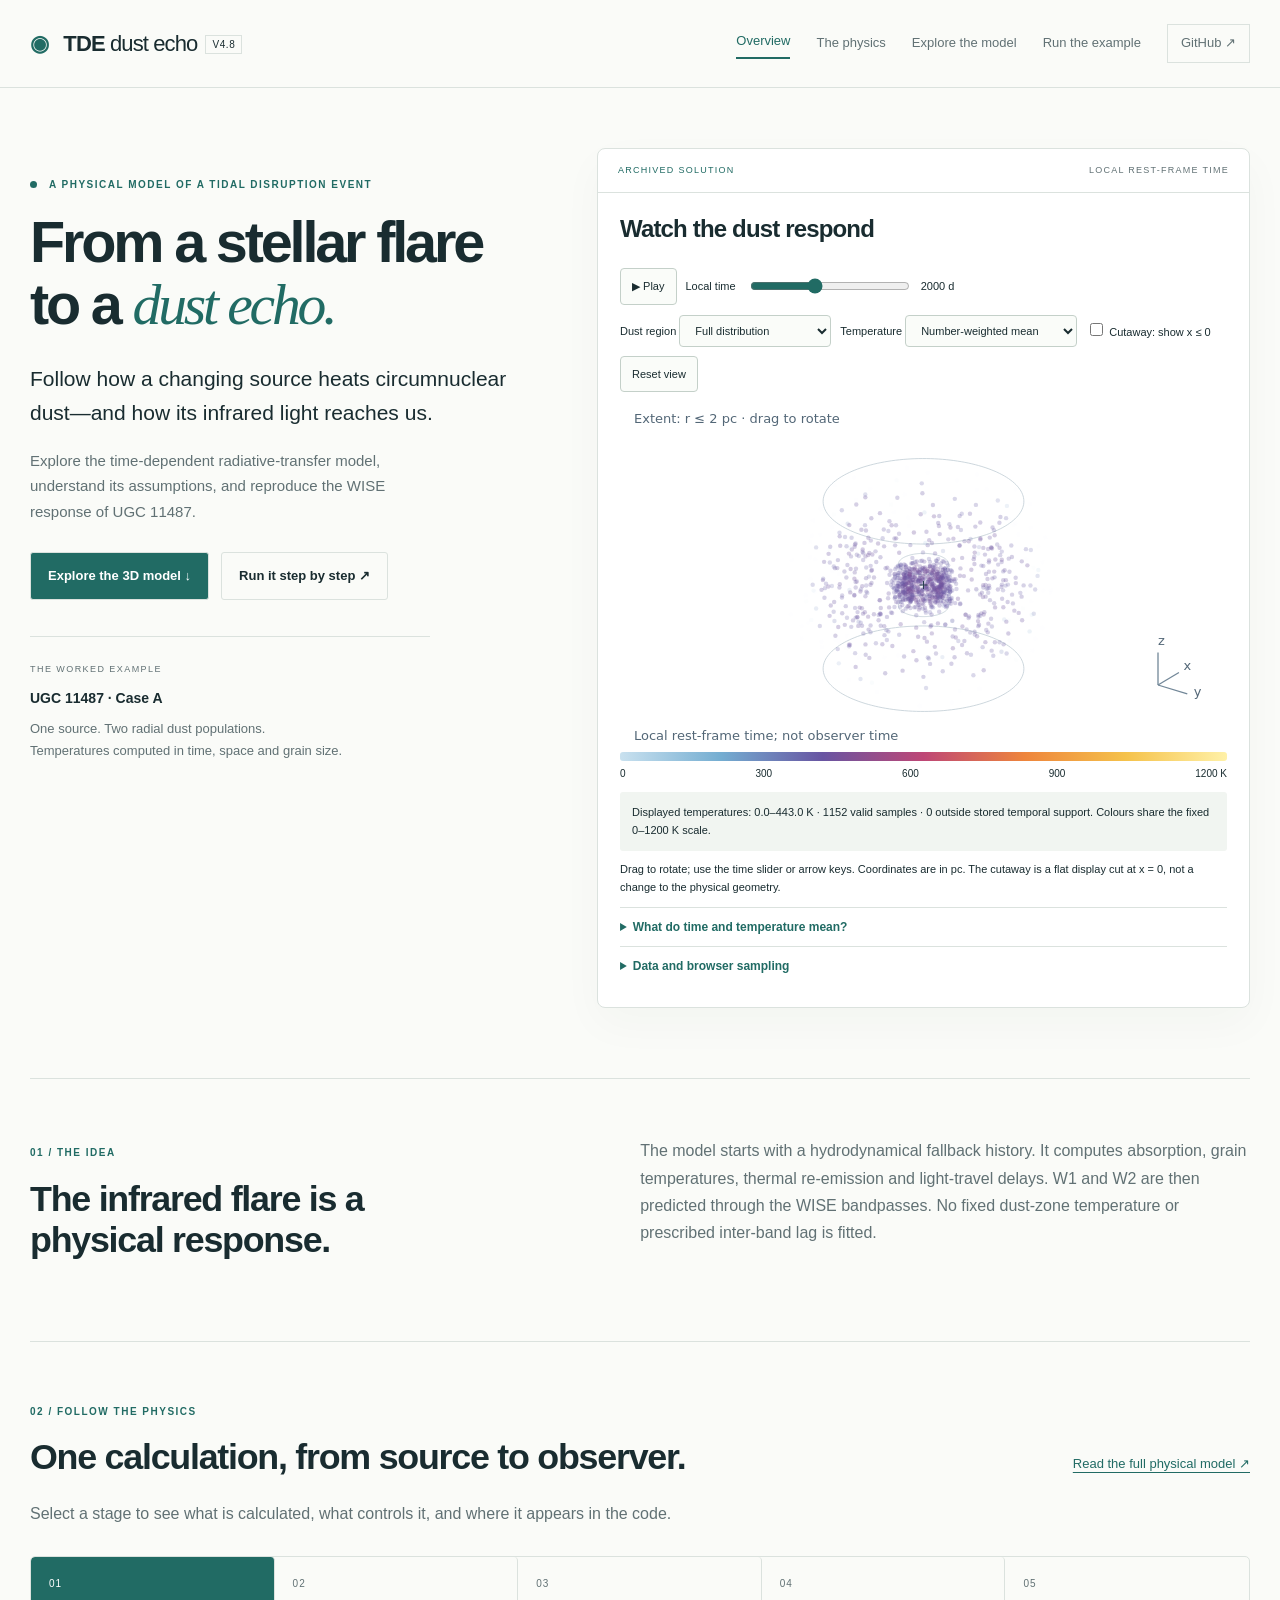
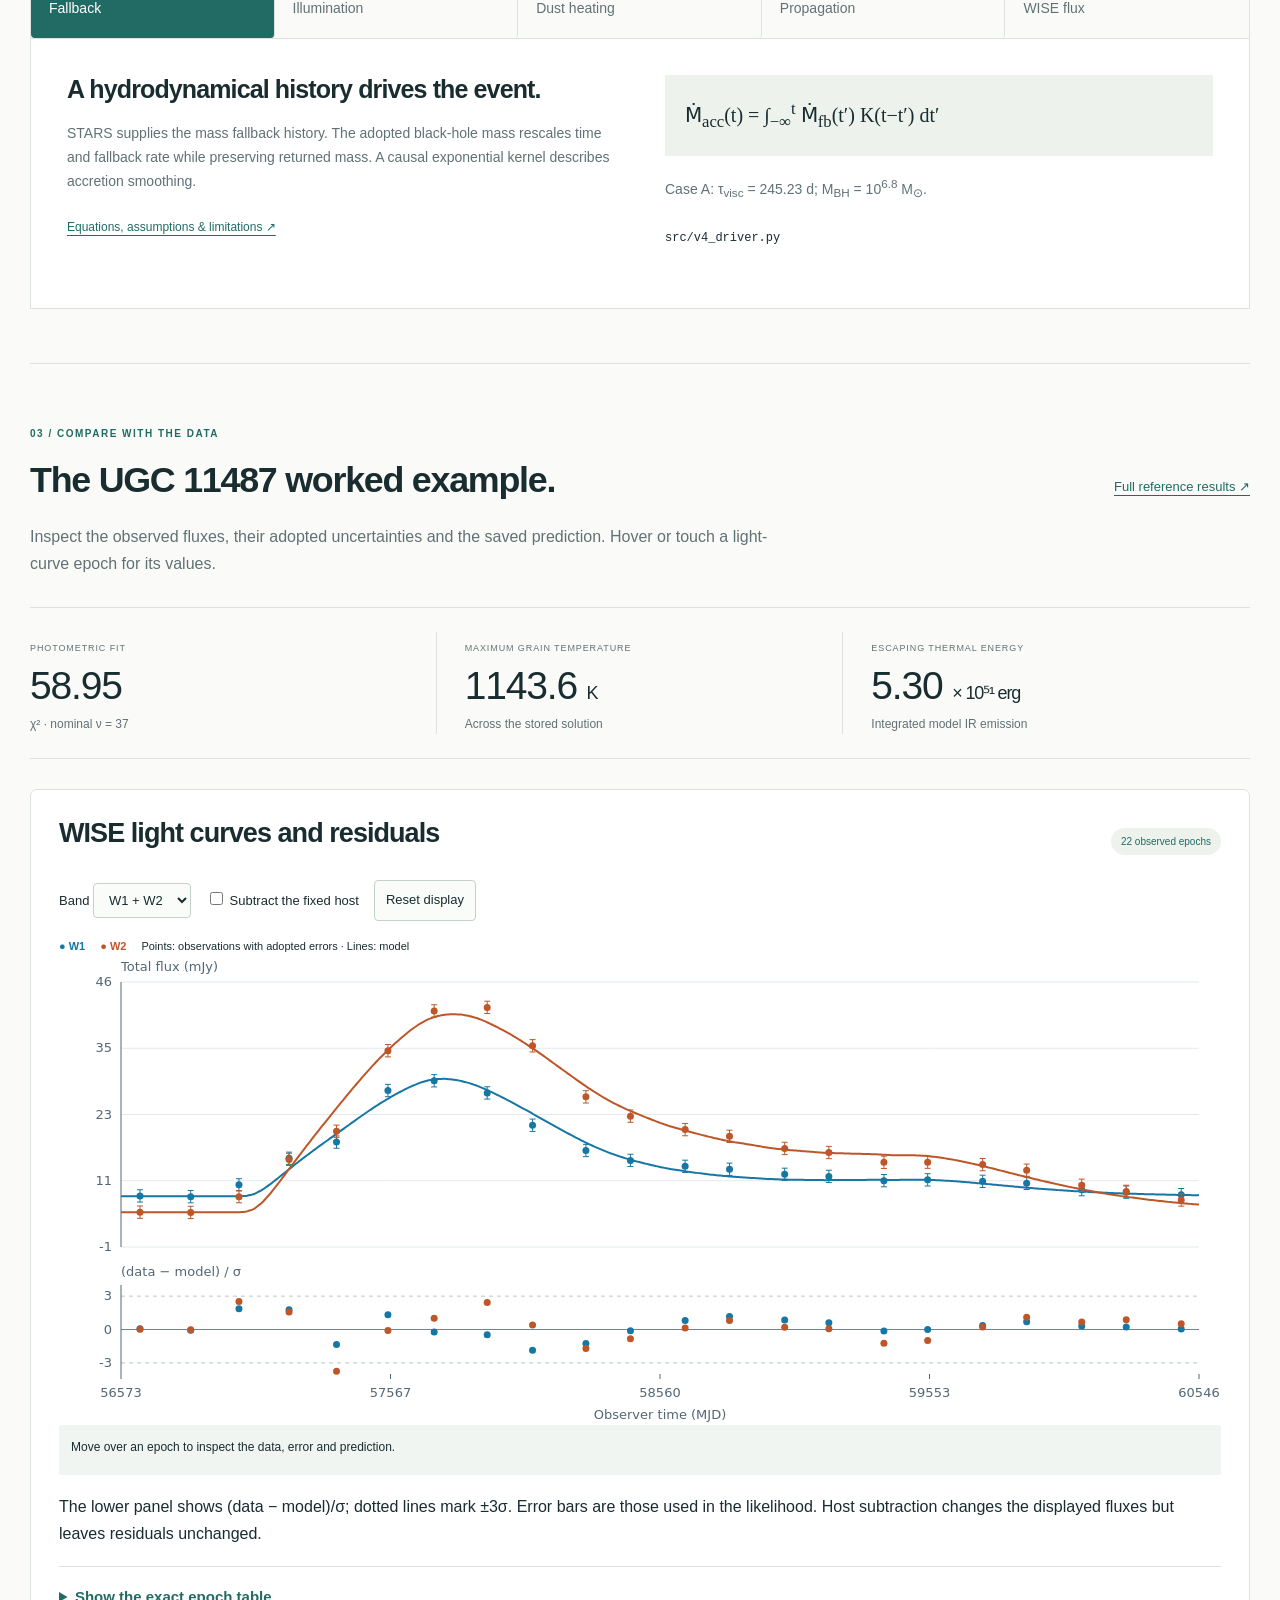
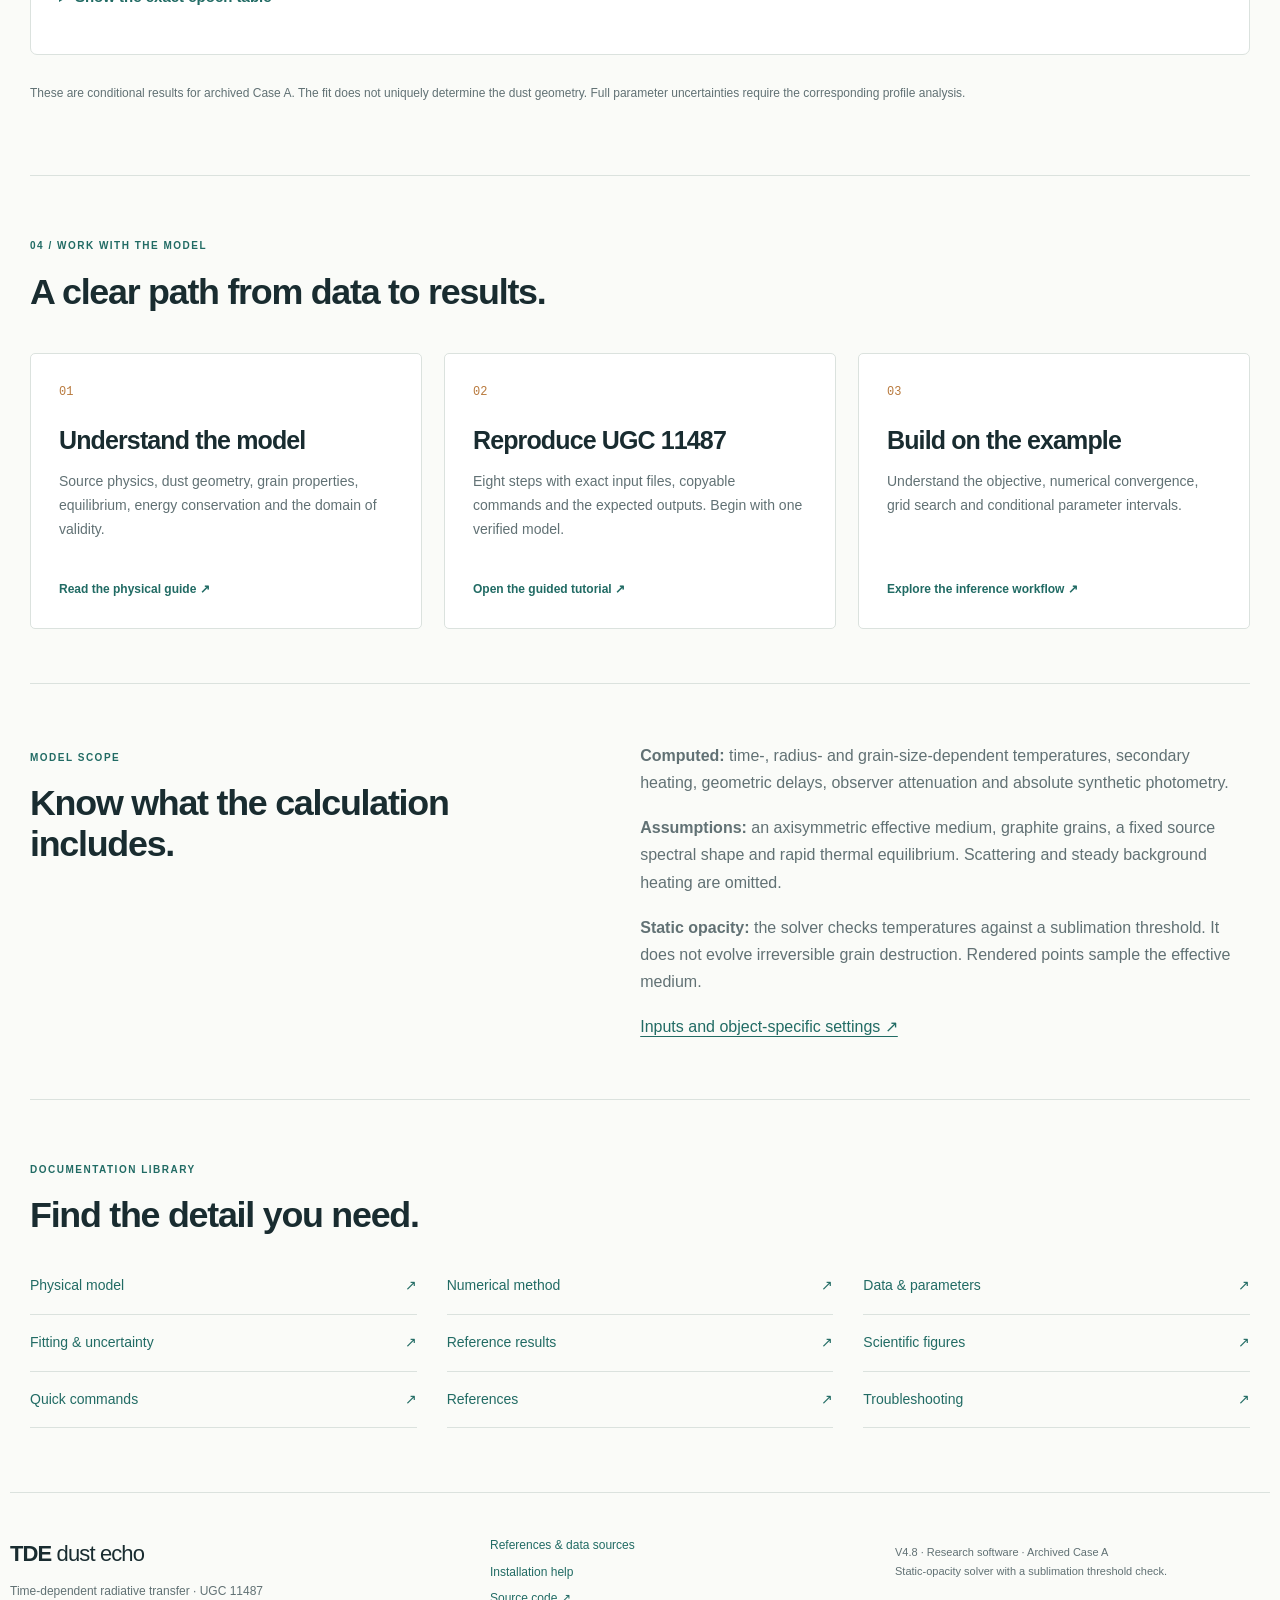
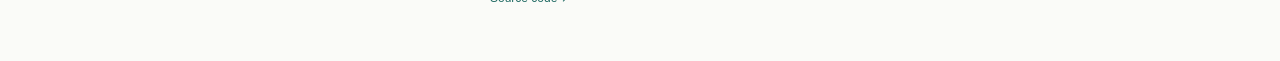
<file: docs/index.html>
<!doctype html><html lang="en"><head><meta charset="utf-8"><meta name="viewport" content="width=device-width,initial-scale=1"><meta name="description" content="Explore a physical TDE dust echo: interactive 3D temperature evolution, WISE observations and a reproducible UGC 11487 tutorial."><title>TDE dust echo · From a stellar flare to an infrared echo</title><link rel="stylesheet" href="style.css"></head><body class="home"><a class="skip" href="#main">Skip to content</a><header class="site-header"><a class="wordmark" href="index.html"><span class="brand-orbit" aria-hidden="true">◉</span> TDE <span>dust echo</span><small>V4.8</small></a><nav aria-label="Main navigation"><a href="index.html">Overview</a><a href="physics.html">The physics</a><a href="explore.html">Explore the model</a><a href="walkthrough.html">Run the example</a><a class="repo-link" href="https://github.com/OlenaKompaniiets/tde-dust-echo">GitHub ↗</a></nav></header><main id="main"><section class="hero"><div class="hero-copy"><div class="eyebrow"><span class="status-dot"></span> A physical model of a tidal disruption event</div><h1>From a stellar flare<br>to a <em>dust echo.</em></h1><p class="lead">Follow how a changing source heats circumnuclear dust—and how its infrared light reaches us.</p><p class="hero-description">Explore the time-dependent radiative-transfer model, understand its assumptions, and reproduce the WISE response of UGC 11487.</p><div class="actions"><a class="button primary" href="#live-model">Explore the 3D model ↓</a><a class="button secondary" href="walkthrough.html">Run it step by step ↗</a></div><div class="hero-note"><span>THE WORKED EXAMPLE</span><strong>UGC 11487 · Case A</strong><p>One source. Two radial dust populations.<br>Temperatures computed in time, space and grain size.</p></div></div><div class="hero-visual"><div class="visual-kicker">ARCHIVED SOLUTION <span>LOCAL REST-FRAME TIME</span></div><section class="interactive dust-feature" id="live-model"><div class="section-top"><h2>Watch the dust respond</h2><span class="pill">Saved thermal solution</span></div>
<div class="controls"><button id="play">▶ Play</button><label class="slider-label">Local time <input id="time" type="range" min="0" max="100" value="40" step="1"></label><output id="timeLabel">2000 d</output></div>
<div class="controls"><label>Dust region <select id="region"><option value="all">Full distribution</option><option value="compact">Compact: 0.25–0.5 pc</option><option value="extended">Extended: 1–2 pc</option></select></label><label>Temperature <select id="grain"><option value="mean">Number-weighted mean</option><option value="small">Individual size: a = 0.1 μm</option><option value="large">Individual size: a = 1.0 μm</option></select></label><label><input id="cut" type="checkbox"> Cutaway: show x ≤ 0</label><button id="reset3D">Reset view</button></div>
<canvas id="dust" aria-label="Rotatable three-dimensional dust temperature field" role="img"></canvas>
<div class="tempbar"></div><div class="scale"><span>0</span><span>300</span><span>600</span><span>900</span><span>1200 K</span></div>
<p id="dustInfo" class="readout" aria-live="polite"></p><p>Drag to rotate; use the time slider or arrow keys. Coordinates are in pc. The cutaway is a flat display cut at x = 0, not a change to the physical geometry.</p>
<details><summary>What do time and temperature mean?</summary><p>Local time is measured in the source rest frame relative to the unsmoothed fallback peak. At each point the stored solution is sampled at u = t<sub>local</sub> − r/c. These are simultaneous local snapshots, not images at one observer-arrival time.</p><p>The default temperature is ⟨T⟩<sub>N</sub> = ΣN<sub>a</sub>T<sub>a</sub>/ΣN<sub>a</sub>. The size selector shows the actual stored temperature for either end of the grain-size grid. Points outside the stored time support have no assigned temperature. Cold material is rendered more transparently; display opacity does not encode optical depth.</p><p>Background heating is absent in the model. Near-zero computed values before illumination do not measure the galaxy's quiescent dust temperature. Points sample an effective medium; their density is not a map of physical grain density.</p></details>
<details><summary>Data and browser sampling</summary><p>The browser uses every second original spatial sample (1152 points), and 101 local-time frames from 0 to 5000 d. Values are interpolated from thermal_solution.npz and rounded to 0.01 K for display. Full-precision scientific arrays remain in the repository. The camera orientation is for exploration and does not alter the fitted viewing inclination.</p></details></section></div></section><section class="intro-strip"><div><span class="section-index">01 / THE IDEA</span><h2>The infrared flare is a physical response.</h2></div><p>The model starts with a hydrodynamical fallback history. It computes absorption, grain temperatures, thermal re-emission and light-travel delays. W1 and W2 are then predicted through the WISE bandpasses. No fixed dust-zone temperature or prescribed inter-band lag is fitted.</p></section>
<section class="journey" id="how-it-works"><div class="section-heading"><div><span class="section-index">02 / FOLLOW THE PHYSICS</span><h2>One calculation, from source to observer.</h2></div><a href="physics.html">Read the full physical model ↗</a></div><p class="section-description">Select a stage to see what is calculated, what controls it, and where it appears in the code.</p><div class="process-tabs" role="tablist" aria-label="Physical calculation">
<button role="tab" id="tab-0" aria-controls="stage-0" aria-selected="true" data-stage="0"><span>01</span>Fallback</button><button role="tab" id="tab-1" aria-controls="stage-1" aria-selected="false" tabindex="-1" data-stage="1"><span>02</span>Illumination</button><button role="tab" id="tab-2" aria-controls="stage-2" aria-selected="false" tabindex="-1" data-stage="2"><span>03</span>Dust heating</button><button role="tab" id="tab-3" aria-controls="stage-3" aria-selected="false" tabindex="-1" data-stage="3"><span>04</span>Propagation</button><button role="tab" id="tab-4" aria-controls="stage-4" aria-selected="false" tabindex="-1" data-stage="4"><span>05</span>WISE flux</button></div><article class="process-panel" role="tabpanel" id="stage-0" aria-labelledby="tab-0"><div><h3>A hydrodynamical history drives the event.</h3><p>STARS supplies the mass fallback history. The adopted black-hole mass rescales time and fallback rate while preserving returned mass. A causal exponential kernel describes accretion smoothing.</p><a href="physics.html">Equations, assumptions & limitations ↗</a></div><div><div class="equation">Ṁ<sub>acc</sub>(t) = ∫<sub>−∞</sub><sup>t</sup> Ṁ<sub>fb</sub>(t′) K(t−t′) dt′</div><p>Case A: τ<sub>visc</sub> = 245.23 d; M<sub>BH</sub> = 10<sup>6.8</sup> M<sub>⊙</sub>.</p><code>src/v4_driver.py</code></div></article><article class="process-panel" role="tabpanel" id="stage-1" aria-labelledby="tab-1" hidden><div><h3>Accretion power illuminates the dust.</h3><p>The evolving bolometric luminosity multiplies a fixed 30,000 K blackbody spectrum. Dust absorption is wavelength dependent. The calculation does not impose an Eddington cap or rescale to a chosen total event energy.</p><a href="physics.html">Equations, assumptions & limitations ↗</a></div><div><div class="equation">L<sub>bol</sub>(t) = η Ṁ<sub>acc</sub>(t)c²</div><p>Case A: η = 0.15176. Each radial optical depth fixes a dust column.</p><code>V48_LOCAL_PAIR/solver.py</code></div></article><article class="process-panel" role="tabpanel" id="stage-2" aria-labelledby="tab-2" hidden><div><h3>Every grain size finds its own temperature.</h3><p>Direct and reprocessed radiation heat graphite grains. Radiative equilibrium is solved for every thermal cell, time and grain size. Compact and extended populations share the same source and transport calculation.</p><a href="physics.html">Equations, assumptions & limitations ↗</a></div><div><div class="equation">∫ C<sub>abs</sub> J<sub>λ</sub> dλ = ∫ C<sub>abs</sub> B<sub>λ</sub>(T) dλ</div><p>Graphite: a = 0.1–1 μm. The two radial intervals are 0.25–0.5 pc and 1–2 pc.</p><code>src/v48_angular_rt.py</code></div></article><article class="process-panel" role="tabpanel" id="stage-3" aria-labelledby="tab-3" hidden><div><h3>Geometry distributes the arrival times.</h3><p>Thermal photons can escape or be absorbed and re-emitted. The solver follows the path delays and viewing-direction attenuation. Local-time snapshots and observer-time light curves represent different time slices.</p><a href="physics.html">Equations, assumptions & limitations ↗</a></div><div><div class="equation">t<sub>obs</sub> = t₀ + (1+z)[t<sub>local</sub> − n̂·r/c]</div><p>The 3D time slider uses local rest-frame time. The light curves use observer MJD.</p><code>src/v48_angular_rt.py</code></div></article><article class="process-panel" role="tabpanel" id="stage-4" aria-labelledby="tab-4" hidden><div><h3>Predict the quantity measured by WISE.</h3><p>Escaping radiation is redshifted, converted to flux, integrated through the equal-energy W1/W2 response curves and calibrated against Vega. Fixed host fluxes are added before comparison with the observations.</p><a href="physics.html">Equations, assumptions & limitations ↗</a></div><div><div class="equation">χ² = Σ<sub>b,i</sub> [(F<sub>obs,b,i</sub> − F<sub>model,b,i</sub>)/σ<sub>b,i</sub>]²</div><p>22 epochs × 2 bands. Adopted errors include the 1.10 mJy floor once.</p><code>V48_LOCAL_PAIR/solver.py</code></div></article></section><section class="results-section"><div class="section-heading"><div><span class="section-index">03 / COMPARE WITH THE DATA</span><h2>The UGC 11487 worked example.</h2></div><a href="results.html">Full reference results ↗</a></div><p class="section-description">Inspect the observed fluxes, their adopted uncertainties and the saved prediction. Hover or touch a light-curve epoch for its values.</p><div class="metrics"><div><span>PHOTOMETRIC FIT</span><strong>58.95</strong><p>χ² · nominal ν = 37</p></div><div><span>MAXIMUM GRAIN TEMPERATURE</span><strong>1143.6 <small>K</small></strong><p>Across the stored solution</p></div><div><span>ESCAPING THERMAL ENERGY</span><strong>5.30 <small>× 10⁵¹ erg</small></strong><p>Integrated model IR emission</p></div></div><section class="interactive" id="observations"><div class="section-top"><h2>WISE light curves and residuals</h2><span class="pill">22 observed epochs</span></div>
<div class="controls"><label>Band <select id="band"><option value="both">W1 + W2</option><option value="W1">W1</option><option value="W2">W2</option></select></label><label><input type="checkbox" id="excess"> Subtract the fixed host</label><button id="resetLC">Reset display</button></div>
<div class="legend"><span class="w1">● W1</span><span class="w2">● W2</span><span>Points: observations with adopted errors · Lines: model</span></div>
<canvas id="lc" aria-label="WISE light curves with uncertainty bars and residuals" role="img"></canvas><p id="lcInfo" class="readout" aria-live="polite">Move over an epoch to inspect the data, error and prediction.</p>
<p>The lower panel shows (data − model)/σ; dotted lines mark ±3σ. Error bars are those used in the likelihood. Host subtraction changes the displayed fluxes but leaves residuals unchanged.</p>
<details><summary>Show the exact epoch table</summary><div id="epochTable" class="table"></div></details></section><p class="caption">These are conditional results for archived Case A. The fit does not uniquely determine the dust geometry. Full parameter uncertainties require the corresponding profile analysis.</p></section><section class="learn-section"><div class="section-heading"><div><span class="section-index">04 / WORK WITH THE MODEL</span><h2>A clear path from data to results.</h2></div></div><div class="route-cards"><a href="physics.html"><span class="route-number">01</span><h3>Understand the model</h3><p>Source physics, dust geometry, grain properties, equilibrium, energy conservation and the domain of validity.</p><span class="route-link">Read the physical guide ↗</span></a><a href="walkthrough.html"><span class="route-number">02</span><h3>Reproduce UGC 11487</h3><p>Eight steps with exact input files, copyable commands and the expected outputs. Begin with one verified model.</p><span class="route-link">Open the guided tutorial ↗</span></a><a href="fitting.html"><span class="route-number">03</span><h3>Build on the example</h3><p>Understand the objective, numerical convergence, grid search and conditional parameter intervals.</p><span class="route-link">Explore the inference workflow ↗</span></a></div></section>
<section class="model-scope"><div><span class="section-index">MODEL SCOPE</span><h2>Know what the calculation includes.</h2></div><div><p><strong>Computed:</strong> time-, radius- and grain-size-dependent temperatures, secondary heating, geometric delays, observer attenuation and absolute synthetic photometry.</p><p><strong>Assumptions:</strong> an axisymmetric effective medium, graphite grains, a fixed source spectral shape and rapid thermal equilibrium. Scattering and steady background heating are omitted.</p><p><strong>Static opacity:</strong> the solver checks temperatures against a sublimation threshold. It does not evolve irreversible grain destruction. Rendered points sample the effective medium.</p><a href="inputs.html">Inputs and object-specific settings ↗</a></div></section>
<section class="doc-directory"><span class="section-index">DOCUMENTATION LIBRARY</span><h2>Find the detail you need.</h2><div><a href="physics.html">Physical model<span>↗</span></a><a href="numerics.html">Numerical method<span>↗</span></a><a href="inputs.html">Data & parameters<span>↗</span></a><a href="fitting.html">Fitting & uncertainty<span>↗</span></a><a href="results.html">Reference results<span>↗</span></a><a href="figures.html">Scientific figures<span>↗</span></a><a href="quickstart.html">Quick commands<span>↗</span></a><a href="references.html">References<span>↗</span></a><a href="publishing.html">Troubleshooting<span>↗</span></a></div></section></main><footer class="site-footer"><div><a class="wordmark" href="index.html">TDE <span>dust echo</span></a><p>Time-dependent radiative transfer · UGC 11487</p></div><div><a href="references.html">References &amp; data sources</a><a href="publishing.html">Installation help</a><a href="https://github.com/OlenaKompaniiets/tde-dust-echo">Source code ↗</a></div><p class="fineprint">V4.8 · Research software · Archived Case A<br>Static-opacity solver with a sublimation threshold check.</p></footer><script src="assets/case-a.js"></script><script src="interactive.js"></script><script src="home.js"></script><script src="common.js"></script></body></html>
</file>
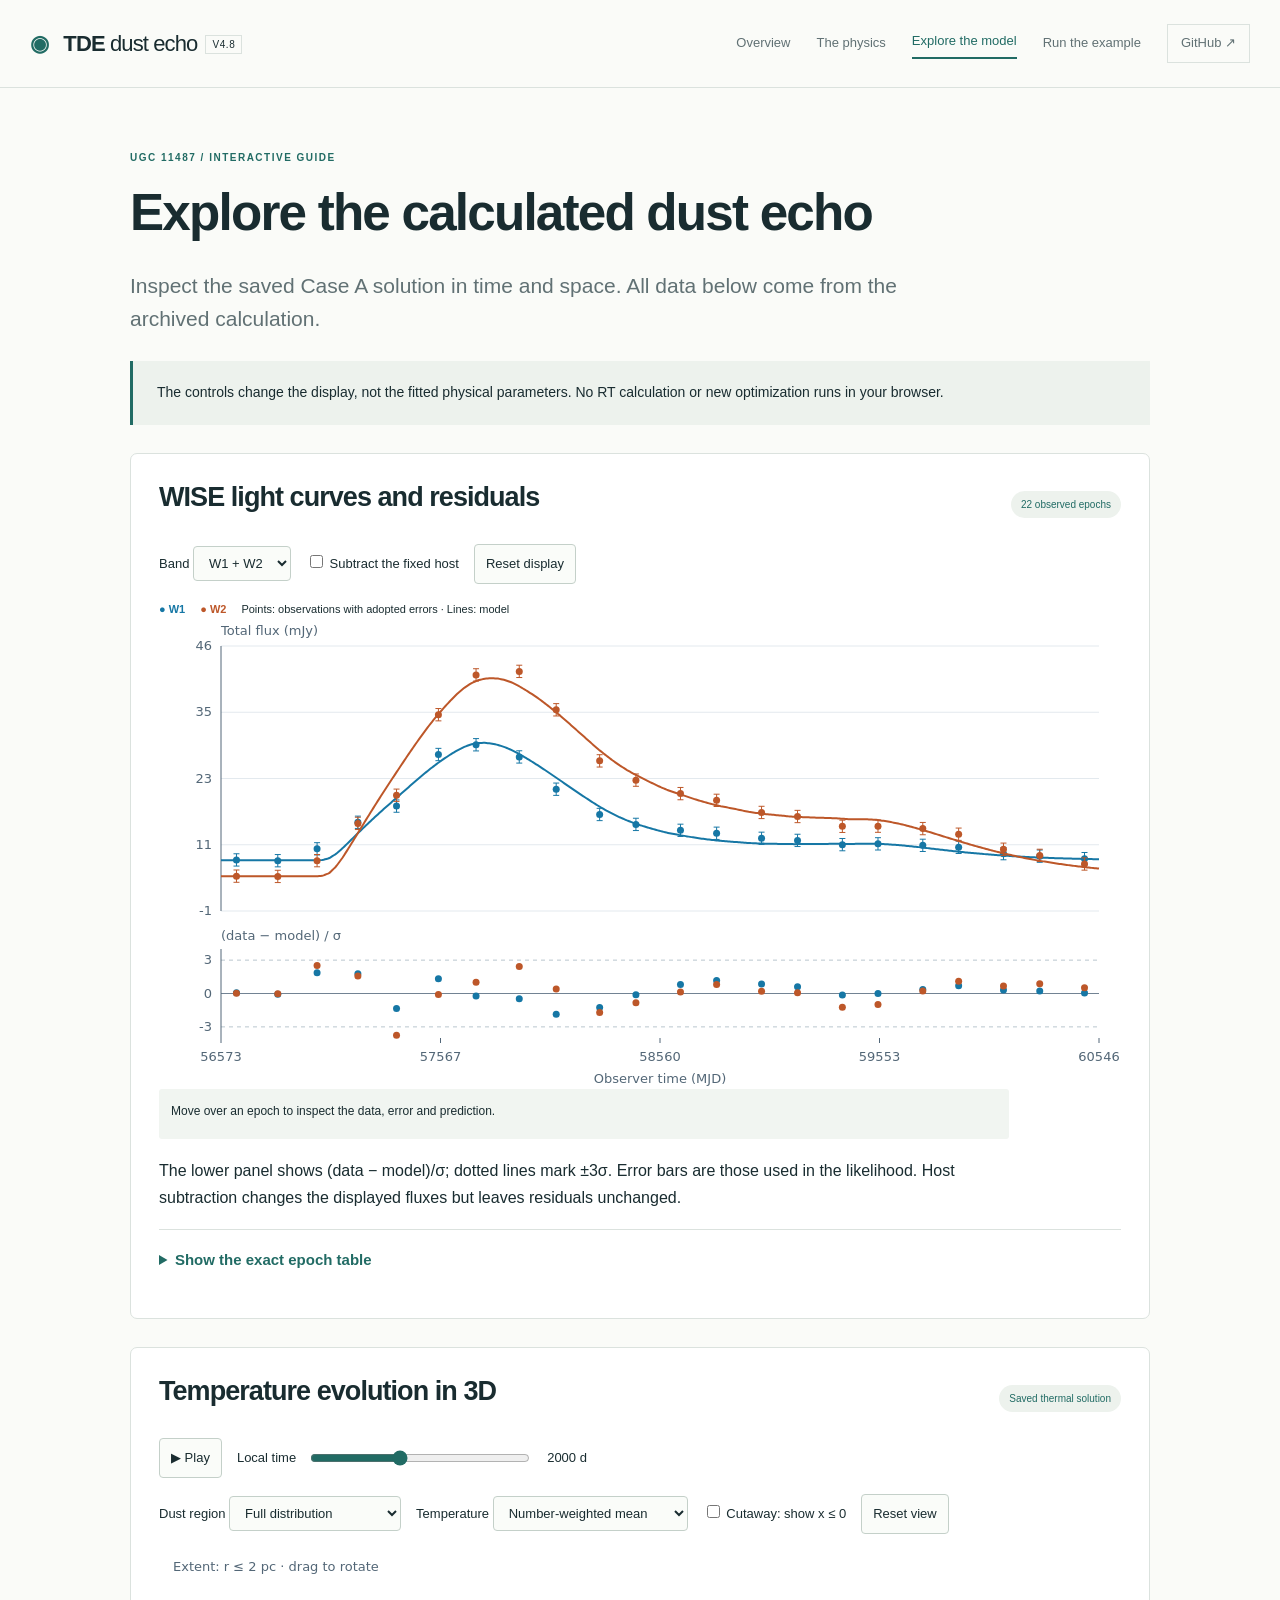
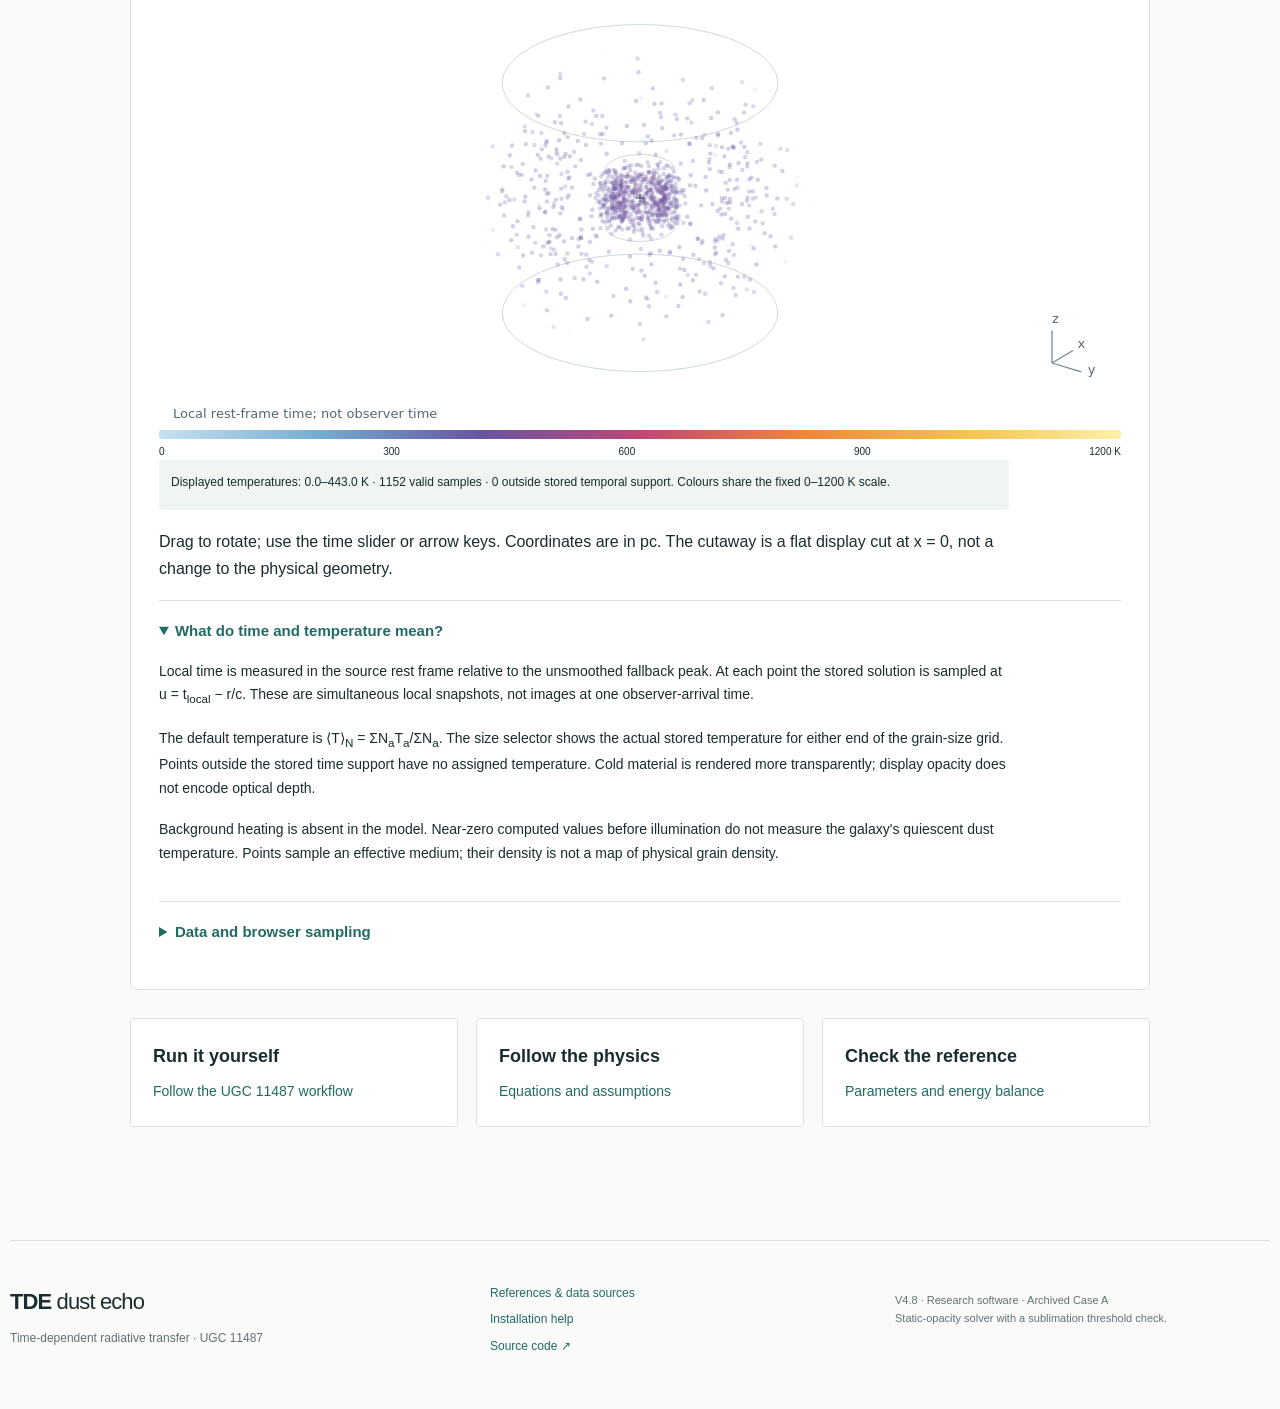
<file: docs/explore.html>
<!doctype html><html lang="en"><head><meta charset="utf-8"><meta name="viewport" content="width=device-width,initial-scale=1"><title>Explore the calculated dust echo · UGC dust echo</title><link rel="stylesheet" href="style.css"></head><body><a class="skip" href="#main">Skip to content</a><header class="site-header"><a class="wordmark" href="index.html"><span class="brand-orbit" aria-hidden="true">◉</span> TDE <span>dust echo</span><small>V4.8</small></a><nav aria-label="Main navigation"><a href="index.html">Overview</a><a href="physics.html">The physics</a><a href="explore.html">Explore the model</a><a href="walkthrough.html">Run the example</a><a class="repo-link" href="https://github.com/OlenaKompaniiets/tde-dust-echo">GitHub ↗</a></nav></header><main id="main" class="document"><div class="eyebrow">UGC 11487 / interactive guide</div><h1>Explore the calculated dust echo</h1><p class="lead">Inspect the saved Case A solution in time and space. All data below come from the archived calculation.</p><div class="callout">The controls change the display, not the fitted physical parameters. No RT calculation or new optimization runs in your browser.</div>
<section class="interactive"><div class="section-top"><h2>WISE light curves and residuals</h2><span class="pill">22 observed epochs</span></div>
<div class="controls"><label>Band <select id="band"><option value="both">W1 + W2</option><option value="W1">W1</option><option value="W2">W2</option></select></label><label><input type="checkbox" id="excess"> Subtract the fixed host</label><button id="resetLC">Reset display</button></div>
<div class="legend"><span class="w1">● W1</span><span class="w2">● W2</span><span>Points: observations with adopted errors · Lines: model</span></div>
<canvas id="lc" aria-label="WISE light curves with uncertainty bars and residuals" role="img"></canvas><p id="lcInfo" class="readout" aria-live="polite">Move over an epoch to inspect the data, error and prediction.</p>
<p>The lower panel shows (data − model)/σ; dotted lines mark ±3σ. Error bars are those used in the likelihood. Host subtraction changes the displayed fluxes but leaves residuals unchanged.</p>
<details><summary>Show the exact epoch table</summary><div id="epochTable" class="table"></div></details></section>
<section class="interactive"><div class="section-top"><h2>Temperature evolution in 3D</h2><span class="pill">Saved thermal solution</span></div>
<div class="controls"><button id="play">▶ Play</button><label class="slider-label">Local time <input id="time" type="range" min="0" max="100" value="40" step="1"></label><output id="timeLabel">2000 d</output></div>
<div class="controls"><label>Dust region <select id="region"><option value="all">Full distribution</option><option value="compact">Compact: 0.25–0.5 pc</option><option value="extended">Extended: 1–2 pc</option></select></label><label>Temperature <select id="grain"><option value="mean">Number-weighted mean</option><option value="small">Individual size: a = 0.1 μm</option><option value="large">Individual size: a = 1.0 μm</option></select></label><label><input id="cut" type="checkbox"> Cutaway: show x ≤ 0</label><button id="reset3D">Reset view</button></div>
<canvas id="dust" aria-label="Rotatable three-dimensional dust temperature field" role="img"></canvas>
<div class="tempbar"></div><div class="scale"><span>0</span><span>300</span><span>600</span><span>900</span><span>1200 K</span></div>
<p id="dustInfo" class="readout" aria-live="polite"></p><p>Drag to rotate; use the time slider or arrow keys. Coordinates are in pc. The cutaway is a flat display cut at x = 0, not a change to the physical geometry.</p>
<details open><summary>What do time and temperature mean?</summary><p>Local time is measured in the source rest frame relative to the unsmoothed fallback peak. At each point the stored solution is sampled at u = t<sub>local</sub> − r/c. These are simultaneous local snapshots, not images at one observer-arrival time.</p><p>The default temperature is ⟨T⟩<sub>N</sub> = ΣN<sub>a</sub>T<sub>a</sub>/ΣN<sub>a</sub>. The size selector shows the actual stored temperature for either end of the grain-size grid. Points outside the stored time support have no assigned temperature. Cold material is rendered more transparently; display opacity does not encode optical depth.</p><p>Background heating is absent in the model. Near-zero computed values before illumination do not measure the galaxy's quiescent dust temperature. Points sample an effective medium; their density is not a map of physical grain density.</p></details>
<details><summary>Data and browser sampling</summary><p>The browser uses every second original spatial sample (1152 points), and 101 local-time frames from 0 to 5000 d. Values are interpolated from thermal_solution.npz and rounded to 0.01 K for display. Full-precision scientific arrays remain in the repository. The camera orientation is for exploration and does not alter the fitted viewing inclination.</p></details></section>
<div class="cards"><a href="walkthrough.html"><strong>Run it yourself</strong>Follow the UGC 11487 workflow</a><a href="physics.html"><strong>Follow the physics</strong>Equations and assumptions</a><a href="results.html"><strong>Check the reference</strong>Parameters and energy balance</a></div></main><footer class="site-footer"><div><a class="wordmark" href="index.html">TDE <span>dust echo</span></a><p>Time-dependent radiative transfer · UGC 11487</p></div><div><a href="references.html">References &amp; data sources</a><a href="publishing.html">Installation help</a><a href="https://github.com/OlenaKompaniiets/tde-dust-echo">Source code ↗</a></div><p class="fineprint">V4.8 · Research software · Archived Case A<br>Static-opacity solver with a sublimation threshold check.</p></footer><script src="assets/case-a.js"></script><script src="interactive.js"></script><script src="common.js"></script></body></html>
</file>
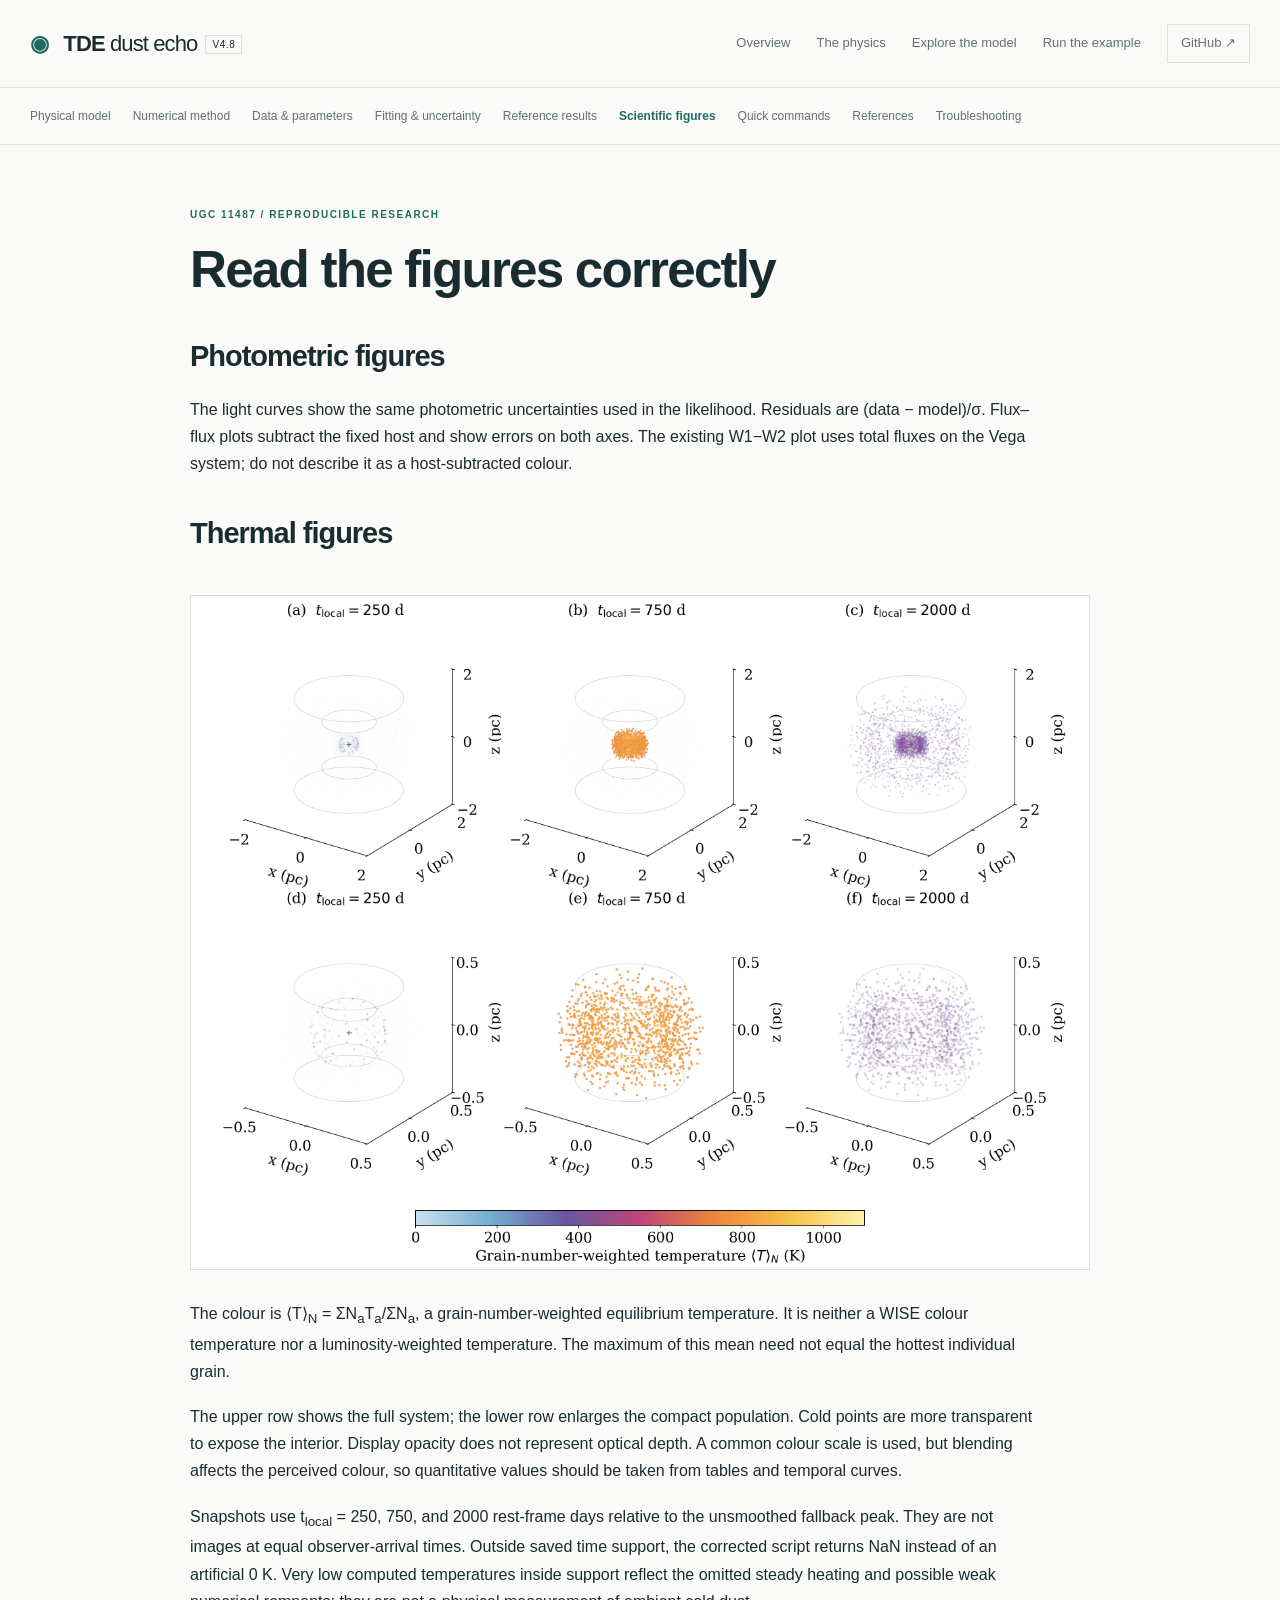
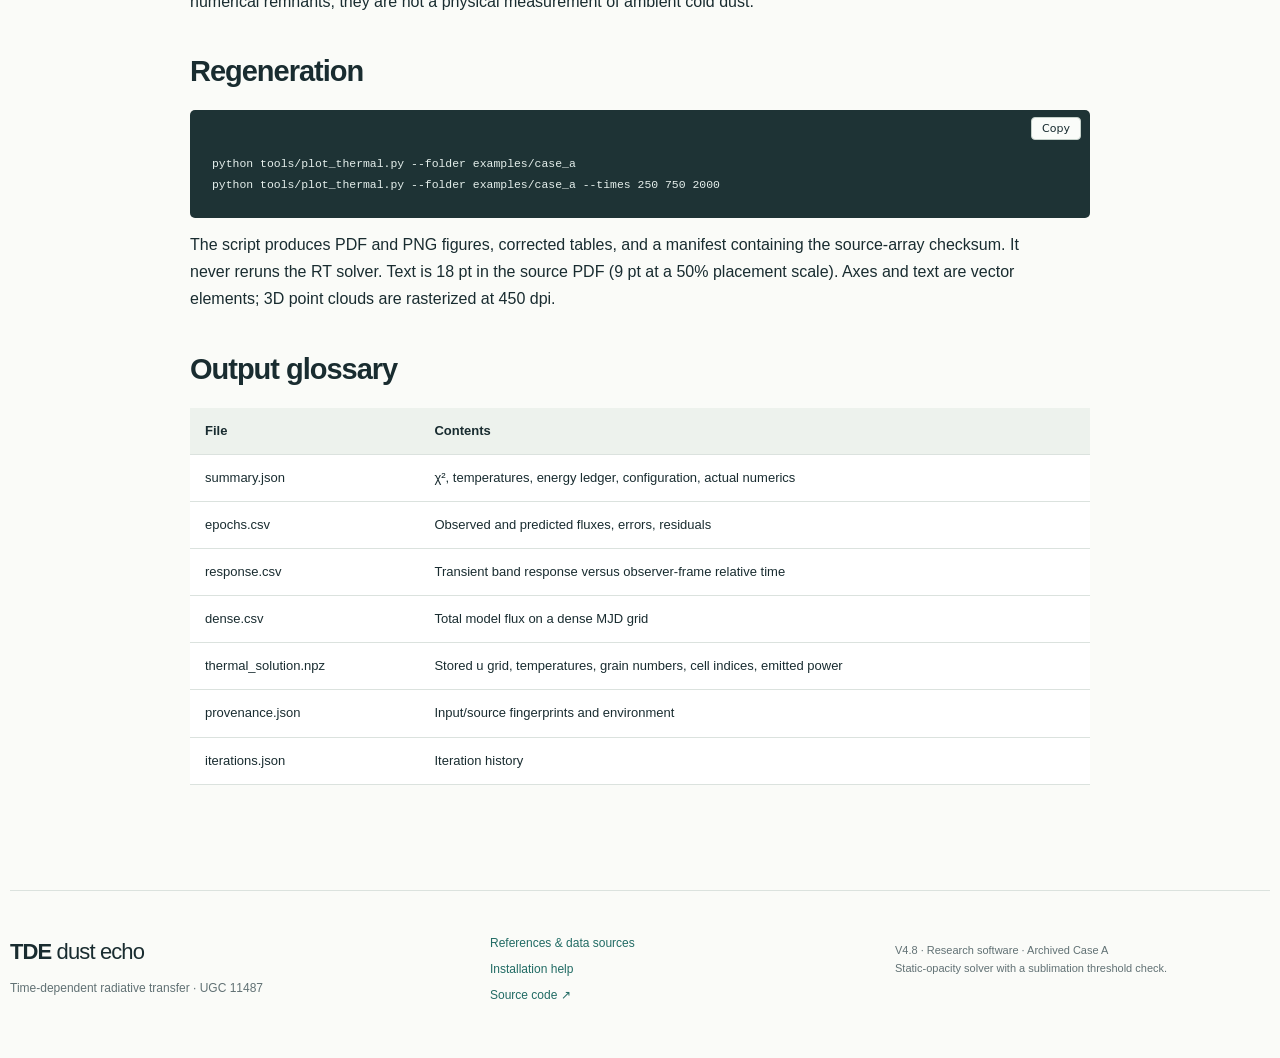
<file: docs/figures.html>
<!doctype html><html lang="en"><head><meta charset="utf-8"><meta name="viewport" content="width=device-width,initial-scale=1"><title>Read the figures correctly · UGC dust echo</title><link rel="stylesheet" href="style.css"></head><body><a class="skip" href="#main">Skip to content</a><header class="site-header"><a class="wordmark" href="index.html"><span class="brand-orbit" aria-hidden="true">◉</span> TDE <span>dust echo</span><small>V4.8</small></a><nav aria-label="Main navigation"><a href="index.html">Overview</a><a href="physics.html">The physics</a><a href="explore.html">Explore the model</a><a href="walkthrough.html">Run the example</a><a class="repo-link" href="https://github.com/OlenaKompaniiets/tde-dust-echo">GitHub ↗</a></nav></header><nav class="chapter-nav" aria-label="Documentation chapters"><a href="physics.html">Physical model</a><a href="numerics.html">Numerical method</a><a href="inputs.html">Data & parameters</a><a href="fitting.html">Fitting & uncertainty</a><a href="results.html">Reference results</a><a href="figures.html" aria-current="page">Scientific figures</a><a href="quickstart.html">Quick commands</a><a href="references.html">References</a><a href="publishing.html">Troubleshooting</a></nav><main id="main" class="document reading"><div class="eyebrow">UGC 11487 / reproducible research</div><h1>Read the figures correctly</h1><h2>Photometric figures</h2><p>The light curves show the same photometric uncertainties used in the likelihood. Residuals are (data − model)/σ. Flux–flux plots subtract the fixed host and show errors on both axes. The existing W1−W2 plot uses total fluxes on the Vega system; do not describe it as a host-subtracted colour.</p><h2>Thermal figures</h2><img src="assets/thermal.png" alt="Three local-time snapshots of the full dust distribution with compact-region enlargements"><p>The colour is ⟨T⟩<sub>N</sub> = ΣN<sub>a</sub>T<sub>a</sub>/ΣN<sub>a</sub>, a grain-number-weighted equilibrium temperature. It is neither a WISE colour temperature nor a luminosity-weighted temperature. The maximum of this mean need not equal the hottest individual grain.</p><p>The upper row shows the full system; the lower row enlarges the compact population. Cold points are more transparent to expose the interior. Display opacity does not represent optical depth. A common colour scale is used, but blending affects the perceived colour, so quantitative values should be taken from tables and temporal curves.</p><p>Snapshots use t<sub>local</sub> = 250, 750, and 2000 rest-frame days relative to the unsmoothed fallback peak. They are not images at equal observer-arrival times. Outside saved time support, the corrected script returns NaN instead of an artificial 0 K. Very low computed temperatures inside support reflect the omitted steady heating and possible weak numerical remnants; they are not a physical measurement of ambient cold dust.</p><h2>Regeneration</h2><pre><code>python tools/plot_thermal.py --folder examples/case_a
python tools/plot_thermal.py --folder examples/case_a --times 250 750 2000</code></pre><p>The script produces PDF and PNG figures, corrected tables, and a manifest containing the source-array checksum. It never reruns the RT solver. Text is 18 pt in the source PDF (9 pt at a 50% placement scale). Axes and text are vector elements; 3D point clouds are rasterized at 450 dpi.</p><h2>Output glossary</h2><div class="table"><table><thead><tr><th>File</th><th>Contents</th></tr></thead><tbody><tr><td>summary.json</td><td>χ², temperatures, energy ledger, configuration, actual numerics</td></tr><tr><td>epochs.csv</td><td>Observed and predicted fluxes, errors, residuals</td></tr><tr><td>response.csv</td><td>Transient band response versus observer-frame relative time</td></tr><tr><td>dense.csv</td><td>Total model flux on a dense MJD grid</td></tr><tr><td>thermal_solution.npz</td><td>Stored u grid, temperatures, grain numbers, cell indices, emitted power</td></tr><tr><td>provenance.json</td><td>Input/source fingerprints and environment</td></tr><tr><td>iterations.json</td><td>Iteration history</td></tr></tbody></table></div></main><footer class="site-footer"><div><a class="wordmark" href="index.html">TDE <span>dust echo</span></a><p>Time-dependent radiative transfer · UGC 11487</p></div><div><a href="references.html">References &amp; data sources</a><a href="publishing.html">Installation help</a><a href="https://github.com/OlenaKompaniiets/tde-dust-echo">Source code ↗</a></div><p class="fineprint">V4.8 · Research software · Archived Case A<br>Static-opacity solver with a sublimation threshold check.</p></footer><script src="common.js"></script></body></html>
</file>
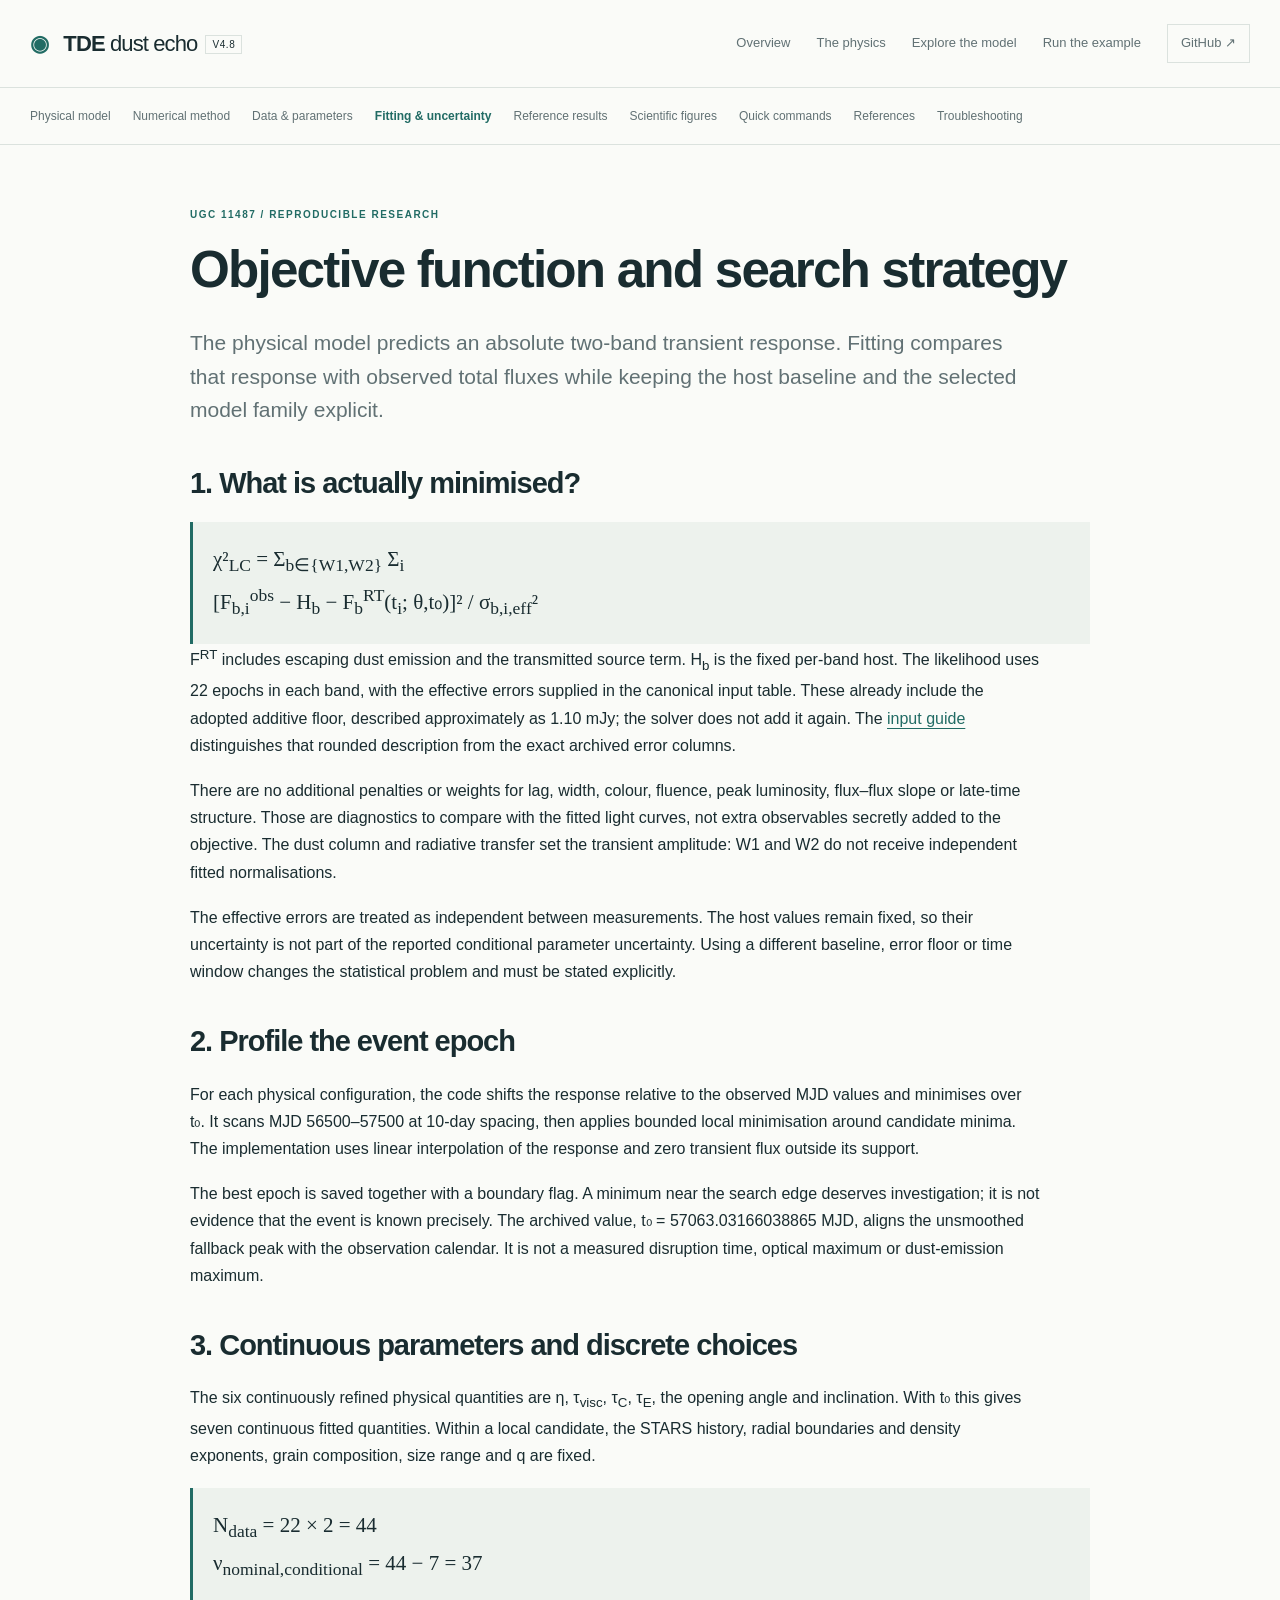
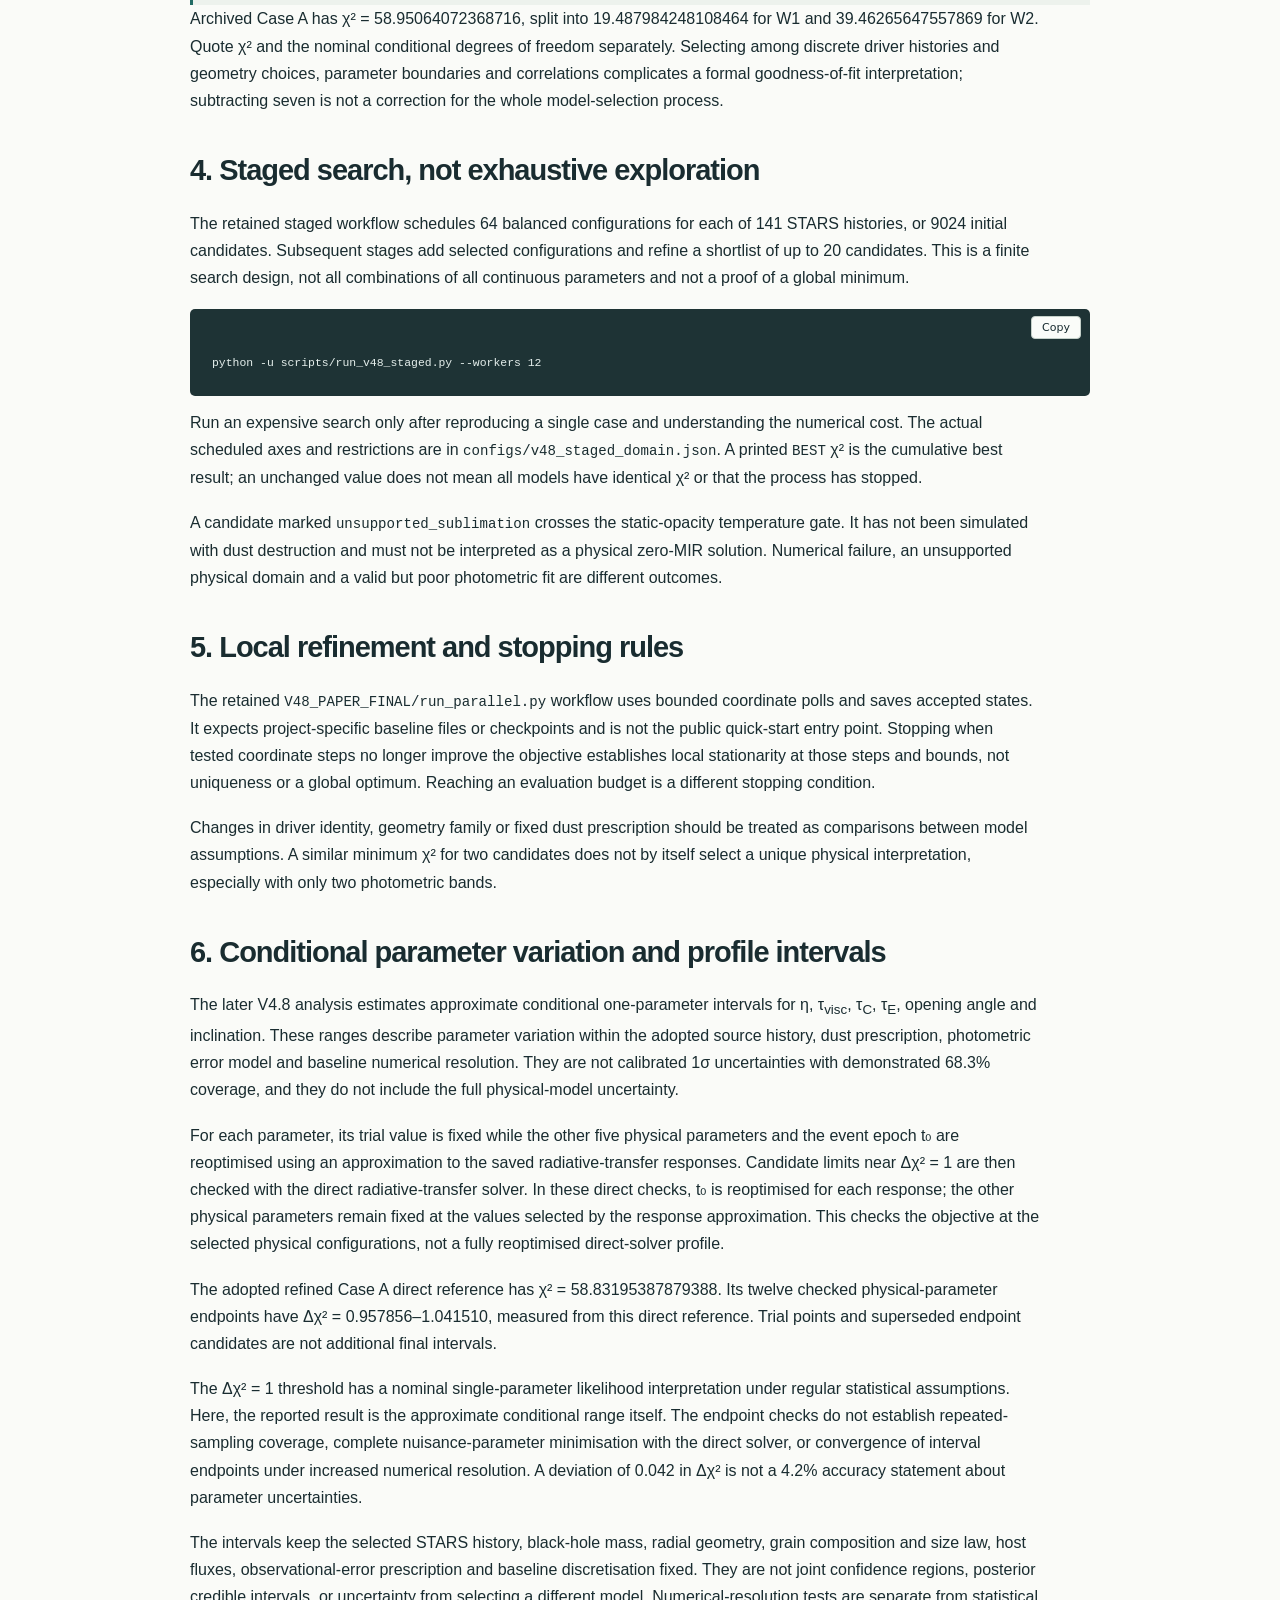
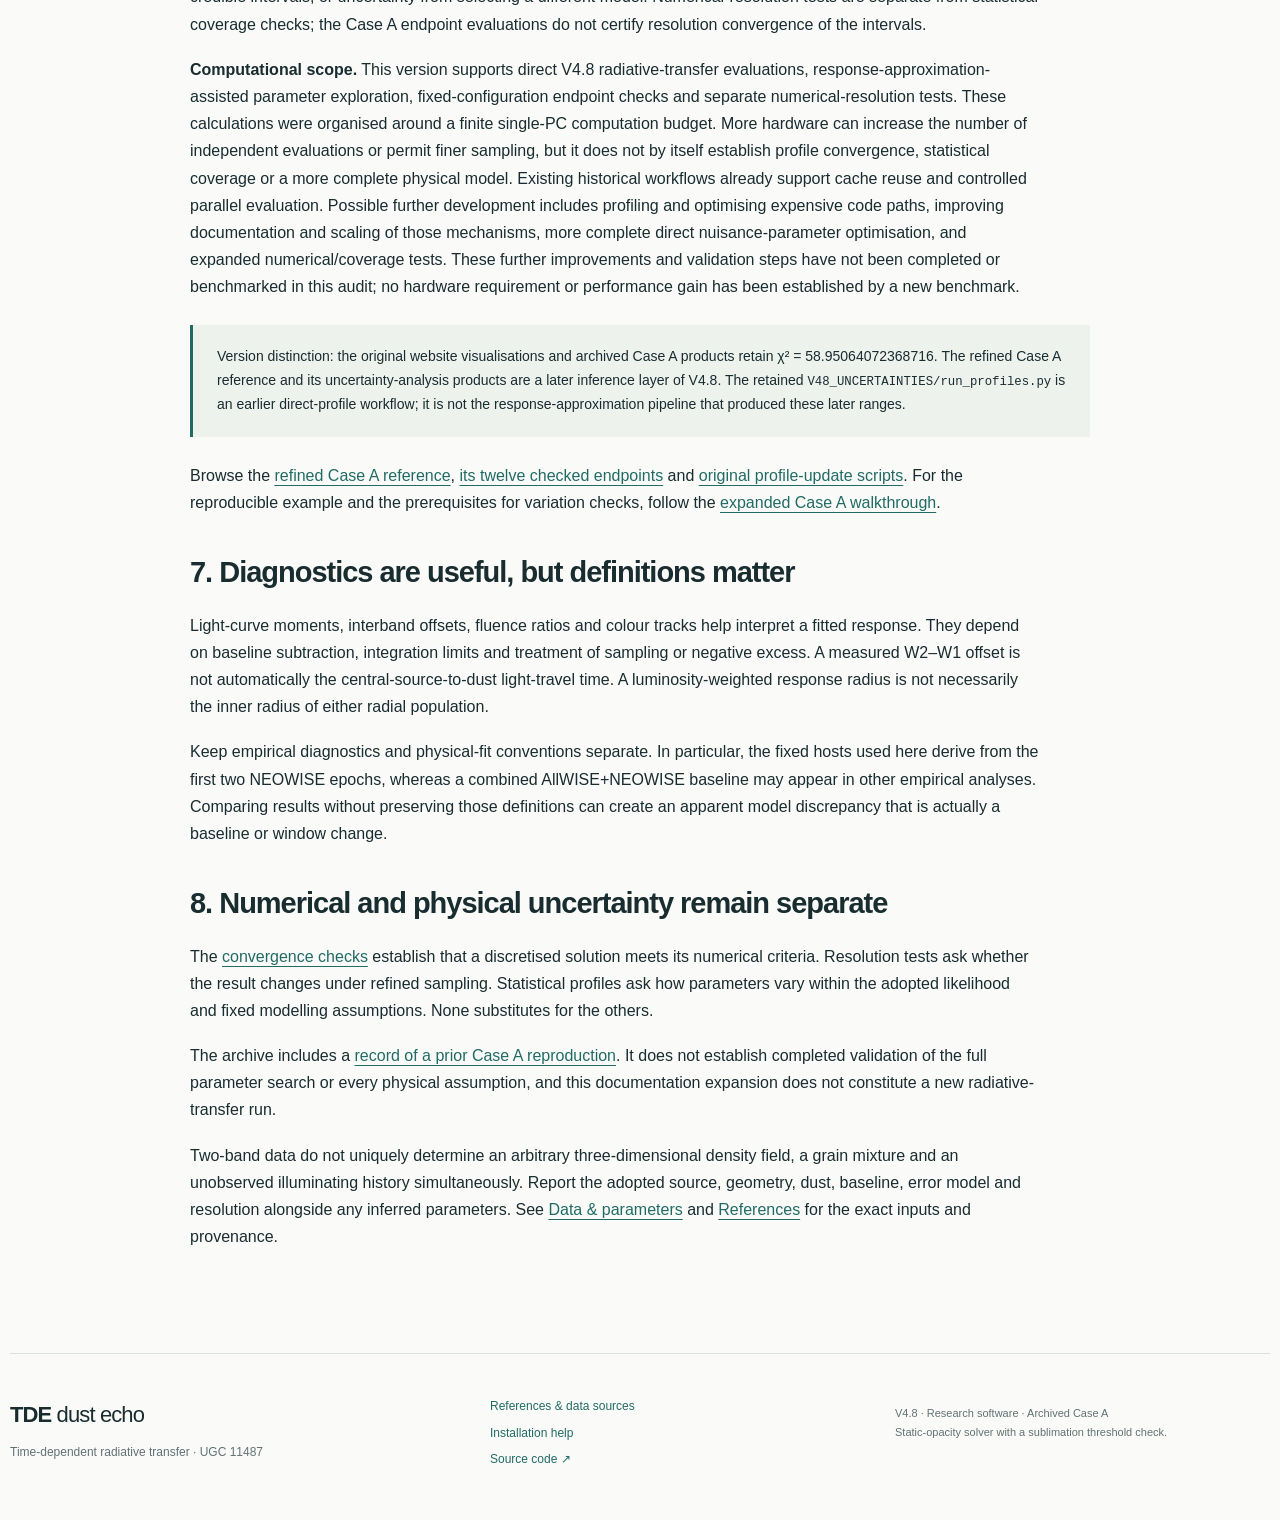
<file: docs/fitting.html>
<!doctype html><html lang="en"><head><meta charset="utf-8"><meta name="viewport" content="width=device-width,initial-scale=1"><title>Objective function and search strategy · UGC dust echo</title><link rel="stylesheet" href="style.css"></head><body><a class="skip" href="#main">Skip to content</a><header class="site-header"><a class="wordmark" href="index.html"><span class="brand-orbit" aria-hidden="true">◉</span> TDE <span>dust echo</span><small>V4.8</small></a><nav aria-label="Main navigation"><a href="index.html">Overview</a><a href="physics.html">The physics</a><a href="explore.html">Explore the model</a><a href="walkthrough.html">Run the example</a><a class="repo-link" href="https://github.com/OlenaKompaniiets/tde-dust-echo">GitHub ↗</a></nav></header><nav class="chapter-nav" aria-label="Documentation chapters"><a href="physics.html">Physical model</a><a href="numerics.html">Numerical method</a><a href="inputs.html">Data & parameters</a><a href="fitting.html" aria-current="page">Fitting & uncertainty</a><a href="results.html">Reference results</a><a href="figures.html">Scientific figures</a><a href="quickstart.html">Quick commands</a><a href="references.html">References</a><a href="publishing.html">Troubleshooting</a></nav><main id="main" class="document reading">
<div class="eyebrow">UGC 11487 / reproducible research</div>
<h1>Objective function and search strategy</h1>
<p class="lead">The physical model predicts an absolute two-band transient response. Fitting compares that response with observed total fluxes while keeping the host baseline and the selected model family explicit.</p>
<h2 id="objective">1. What is actually minimised?</h2>
<div class="equation">χ²<sub>LC</sub> = Σ<sub>b∈{W1,W2}</sub> Σ<sub>i</sub><br>[F<sub>b,i</sub><sup>obs</sup> − H<sub>b</sub> − F<sub>b</sub><sup>RT</sup>(t<sub>i</sub>; θ,t₀)]² / σ<sub>b,i,eff</sub>²</div>
<p>F<sup>RT</sup> includes escaping dust emission and the transmitted source term. H<sub>b</sub> is the fixed per-band host. The likelihood uses 22 epochs in each band, with the effective errors supplied in the canonical input table. These already include the adopted additive floor, described approximately as 1.10 mJy; the solver does not add it again. The <a href="inputs.html#photometry">input guide</a> distinguishes that rounded description from the exact archived error columns.</p>
<p>There are no additional penalties or weights for lag, width, colour, fluence, peak luminosity, flux–flux slope or late-time structure. Those are diagnostics to compare with the fitted light curves, not extra observables secretly added to the objective. The dust column and radiative transfer set the transient amplitude: W1 and W2 do not receive independent fitted normalisations.</p>
<p>The effective errors are treated as independent between measurements. The host values remain fixed, so their uncertainty is not part of the reported conditional parameter uncertainty. Using a different baseline, error floor or time window changes the statistical problem and must be stated explicitly.</p>
<h2 id="epoch">2. Profile the event epoch</h2>
<p>For each physical configuration, the code shifts the response relative to the observed MJD values and minimises over t₀. It scans MJD 56500–57500 at 10-day spacing, then applies bounded local minimisation around candidate minima. The implementation uses linear interpolation of the response and zero transient flux outside its support.</p>
<p>The best epoch is saved together with a boundary flag. A minimum near the search edge deserves investigation; it is not evidence that the event is known precisely. The archived value, t₀ = 57063.03166038865 MJD, aligns the unsmoothed fallback peak with the observation calendar. It is not a measured disruption time, optical maximum or dust-emission maximum.</p>
<h2 id="parameters">3. Continuous parameters and discrete choices</h2>
<p>The six continuously refined physical quantities are η, τ<sub>visc</sub>, τ<sub>C</sub>, τ<sub>E</sub>, the opening angle and inclination. With t₀ this gives seven continuous fitted quantities. Within a local candidate, the STARS history, radial boundaries and density exponents, grain composition, size range and q are fixed.</p>
<div class="equation">N<sub>data</sub> = 22 × 2 = 44<br>ν<sub>nominal,conditional</sub> = 44 − 7 = 37</div>
<p>Archived Case A has χ² = 58.95064072368716, split into 19.487984248108464 for W1 and 39.46265647557869 for W2. Quote χ² and the nominal conditional degrees of freedom separately. Selecting among discrete driver histories and geometry choices, parameter boundaries and correlations complicates a formal goodness-of-fit interpretation; subtracting seven is not a correction for the whole model-selection process.</p>
<h2 id="search">4. Staged search, not exhaustive exploration</h2>
<p>The retained staged workflow schedules 64 balanced configurations for each of 141 STARS histories, or 9024 initial candidates. Subsequent stages add selected configurations and refine a shortlist of up to 20 candidates. This is a finite search design, not all combinations of all continuous parameters and not a proof of a global minimum.</p>
<pre><code>python -u scripts/run_v48_staged.py --workers 12</code></pre>
<p>Run an expensive search only after reproducing a single case and understanding the numerical cost. The actual scheduled axes and restrictions are in <code>configs/v48_staged_domain.json</code>. A printed <code>BEST</code> χ² is the cumulative best result; an unchanged value does not mean all models have identical χ² or that the process has stopped.</p>
<p>A candidate marked <code>unsupported_sublimation</code> crosses the static-opacity temperature gate. It has not been simulated with dust destruction and must not be interpreted as a physical zero-MIR solution. Numerical failure, an unsupported physical domain and a valid but poor photometric fit are different outcomes.</p>
<h2 id="local">5. Local refinement and stopping rules</h2>
<p>The retained <code>V48_PAPER_FINAL/run_parallel.py</code> workflow uses bounded coordinate polls and saves accepted states. It expects project-specific baseline files or checkpoints and is not the public quick-start entry point. Stopping when tested coordinate steps no longer improve the objective establishes local stationarity at those steps and bounds, not uniqueness or a global optimum. Reaching an evaluation budget is a different stopping condition.</p>
<p>Changes in driver identity, geometry family or fixed dust prescription should be treated as comparisons between model assumptions. A similar minimum χ² for two candidates does not by itself select a unique physical interpretation, especially with only two photometric bands.</p>
<h2 id="uncertainty">6. Conditional parameter variation and profile intervals</h2>
<p>The later V4.8 analysis estimates approximate conditional one-parameter intervals for η, τ<sub>visc</sub>, τ<sub>C</sub>, τ<sub>E</sub>, opening angle and inclination. These ranges describe parameter variation within the adopted source history, dust prescription, photometric error model and baseline numerical resolution. They are not calibrated 1σ uncertainties with demonstrated 68.3% coverage, and they do not include the full physical-model uncertainty.</p>
<p>For each parameter, its trial value is fixed while the other five physical parameters and the event epoch t₀ are reoptimised using an approximation to the saved radiative-transfer responses. Candidate limits near Δχ² = 1 are then checked with the direct radiative-transfer solver. In these direct checks, t₀ is reoptimised for each response; the other physical parameters remain fixed at the values selected by the response approximation. This checks the objective at the selected physical configurations, not a fully reoptimised direct-solver profile.</p>
<p>The adopted refined Case A direct reference has χ² = 58.83195387879388. Its twelve checked physical-parameter endpoints have Δχ² = 0.957856–1.041510, measured from this direct reference. Trial points and superseded endpoint candidates are not additional final intervals.</p>
<p>The Δχ² = 1 threshold has a nominal single-parameter likelihood interpretation under regular statistical assumptions. Here, the reported result is the approximate conditional range itself. The endpoint checks do not establish repeated-sampling coverage, complete nuisance-parameter minimisation with the direct solver, or convergence of interval endpoints under increased numerical resolution. A deviation of 0.042 in Δχ² is not a 4.2% accuracy statement about parameter uncertainties.</p>
<p>The intervals keep the selected STARS history, black-hole mass, radial geometry, grain composition and size law, host fluxes, observational-error prescription and baseline discretisation fixed. They are not joint confidence regions, posterior credible intervals, or uncertainty from selecting a different model. Numerical-resolution tests are separate from statistical coverage checks; the Case A endpoint evaluations do not certify resolution convergence of the intervals.</p>
<p><strong>Computational scope.</strong> This version supports direct V4.8 radiative-transfer evaluations, response-approximation-assisted parameter exploration, fixed-configuration endpoint checks and separate numerical-resolution tests. These calculations were organised around a finite single-PC computation budget. More hardware can increase the number of independent evaluations or permit finer sampling, but it does not by itself establish profile convergence, statistical coverage or a more complete physical model. Existing historical workflows already support cache reuse and controlled parallel evaluation. Possible further development includes profiling and optimising expensive code paths, improving documentation and scaling of those mechanisms, more complete direct nuisance-parameter optimisation, and expanded numerical/coverage tests. These further improvements and validation steps have not been completed or benchmarked in this audit; no hardware requirement or performance gain has been established by a new benchmark.</p>
<div class="callout">Version distinction: the original website visualisations and archived Case A products retain χ² = 58.95064072368716. The refined Case A reference and its uncertainty-analysis products are a later inference layer of V4.8. The retained <code>V48_UNCERTAINTIES/run_profiles.py</code> is an earlier direct-profile workflow; it is not the response-approximation pipeline that produced these later ranges.</div>
<p>Browse the <a href="https://github.com/OlenaKompaniiets/tde-dust-echo/tree/main/analysis/v48_refined_2026-10-14/results/case_a/reference">refined Case A reference</a>, <a href="https://github.com/OlenaKompaniiets/tde-dust-echo/tree/main/analysis/v48_refined_2026-10-14/results/case_a/endpoints">its twelve checked endpoints</a> and <a href="https://github.com/OlenaKompaniiets/tde-dust-echo/tree/main/analysis/v48_refined_2026-10-14/source/V48_PROFILE_UPDATE">original profile-update scripts</a>. For the reproducible example and the prerequisites for variation checks, follow the <a href="walkthrough.html">expanded Case A walkthrough</a>.</p>
<h2 id="diagnostics">7. Diagnostics are useful, but definitions matter</h2>
<p>Light-curve moments, interband offsets, fluence ratios and colour tracks help interpret a fitted response. They depend on baseline subtraction, integration limits and treatment of sampling or negative excess. A measured W2–W1 offset is not automatically the central-source-to-dust light-travel time. A luminosity-weighted response radius is not necessarily the inner radius of either radial population.</p>
<p>Keep empirical diagnostics and physical-fit conventions separate. In particular, the fixed hosts used here derive from the first two NEOWISE epochs, whereas a combined AllWISE+NEOWISE baseline may appear in other empirical analyses. Comparing results without preserving those definitions can create an apparent model discrepancy that is actually a baseline or window change.</p>
<h2 id="validation">8. Numerical and physical uncertainty remain separate</h2>
<p>The <a href="numerics.html#convergence">convergence checks</a> establish that a discretised solution meets its numerical criteria. Resolution tests ask whether the result changes under refined sampling. Statistical profiles ask how parameters vary within the adopted likelihood and fixed modelling assumptions. None substitutes for the others.</p>
<p>The archive includes a <a href="https://github.com/OlenaKompaniiets/tde-dust-echo/blob/64ff34ff91eae616a36bae28b242add1f4d1d896/VALIDATION_RELEASE.json">record of a prior Case A reproduction</a>. It does not establish completed validation of the full parameter search or every physical assumption, and this documentation expansion does not constitute a new radiative-transfer run.</p>
<p>Two-band data do not uniquely determine an arbitrary three-dimensional density field, a grain mixture and an unobserved illuminating history simultaneously. Report the adopted source, geometry, dust, baseline, error model and resolution alongside any inferred parameters. See <a href="inputs.html">Data &amp; parameters</a> and <a href="references.html">References</a> for the exact inputs and provenance.</p>
</main><footer class="site-footer"><div><a class="wordmark" href="index.html">TDE <span>dust echo</span></a><p>Time-dependent radiative transfer · UGC 11487</p></div><div><a href="references.html">References &amp; data sources</a><a href="publishing.html">Installation help</a><a href="https://github.com/OlenaKompaniiets/tde-dust-echo">Source code ↗</a></div><p class="fineprint">V4.8 · Research software · Archived Case A<br>Static-opacity solver with a sublimation threshold check.</p></footer><script src="common.js"></script></body></html>
</file>
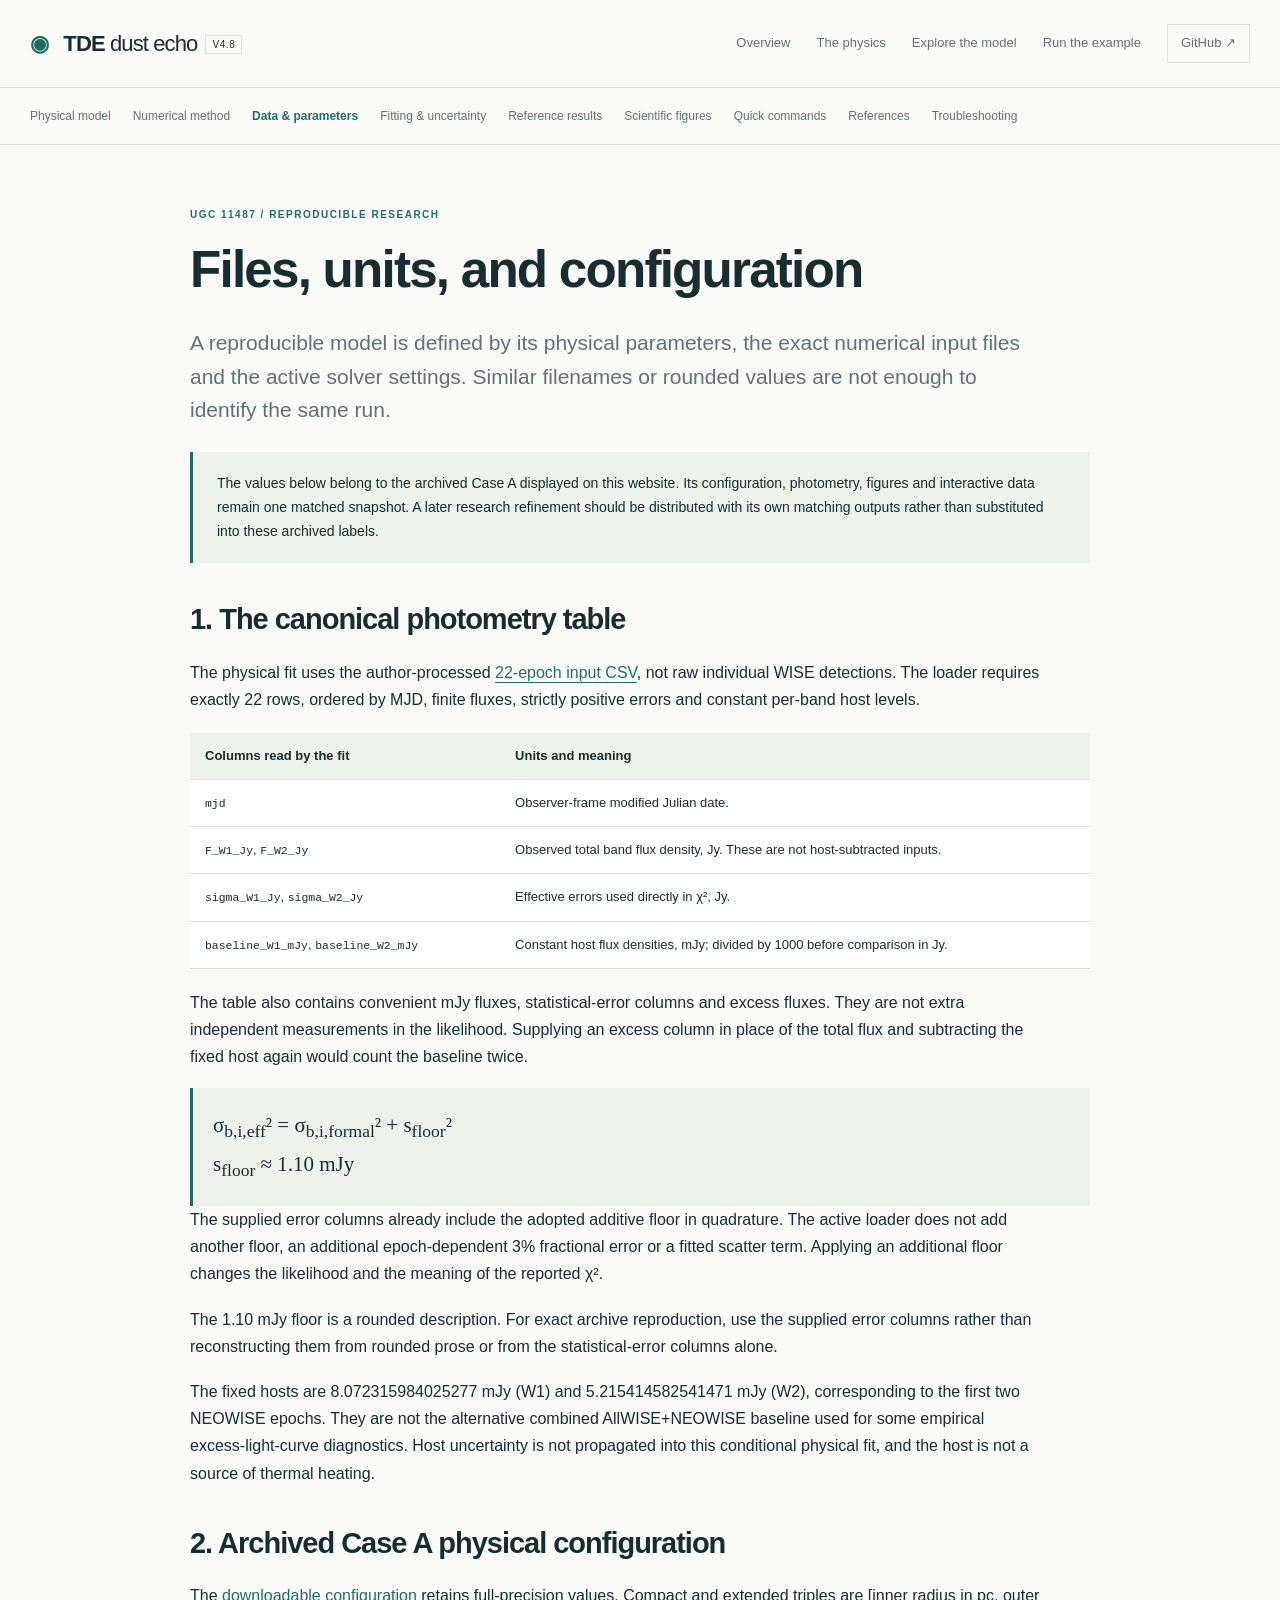
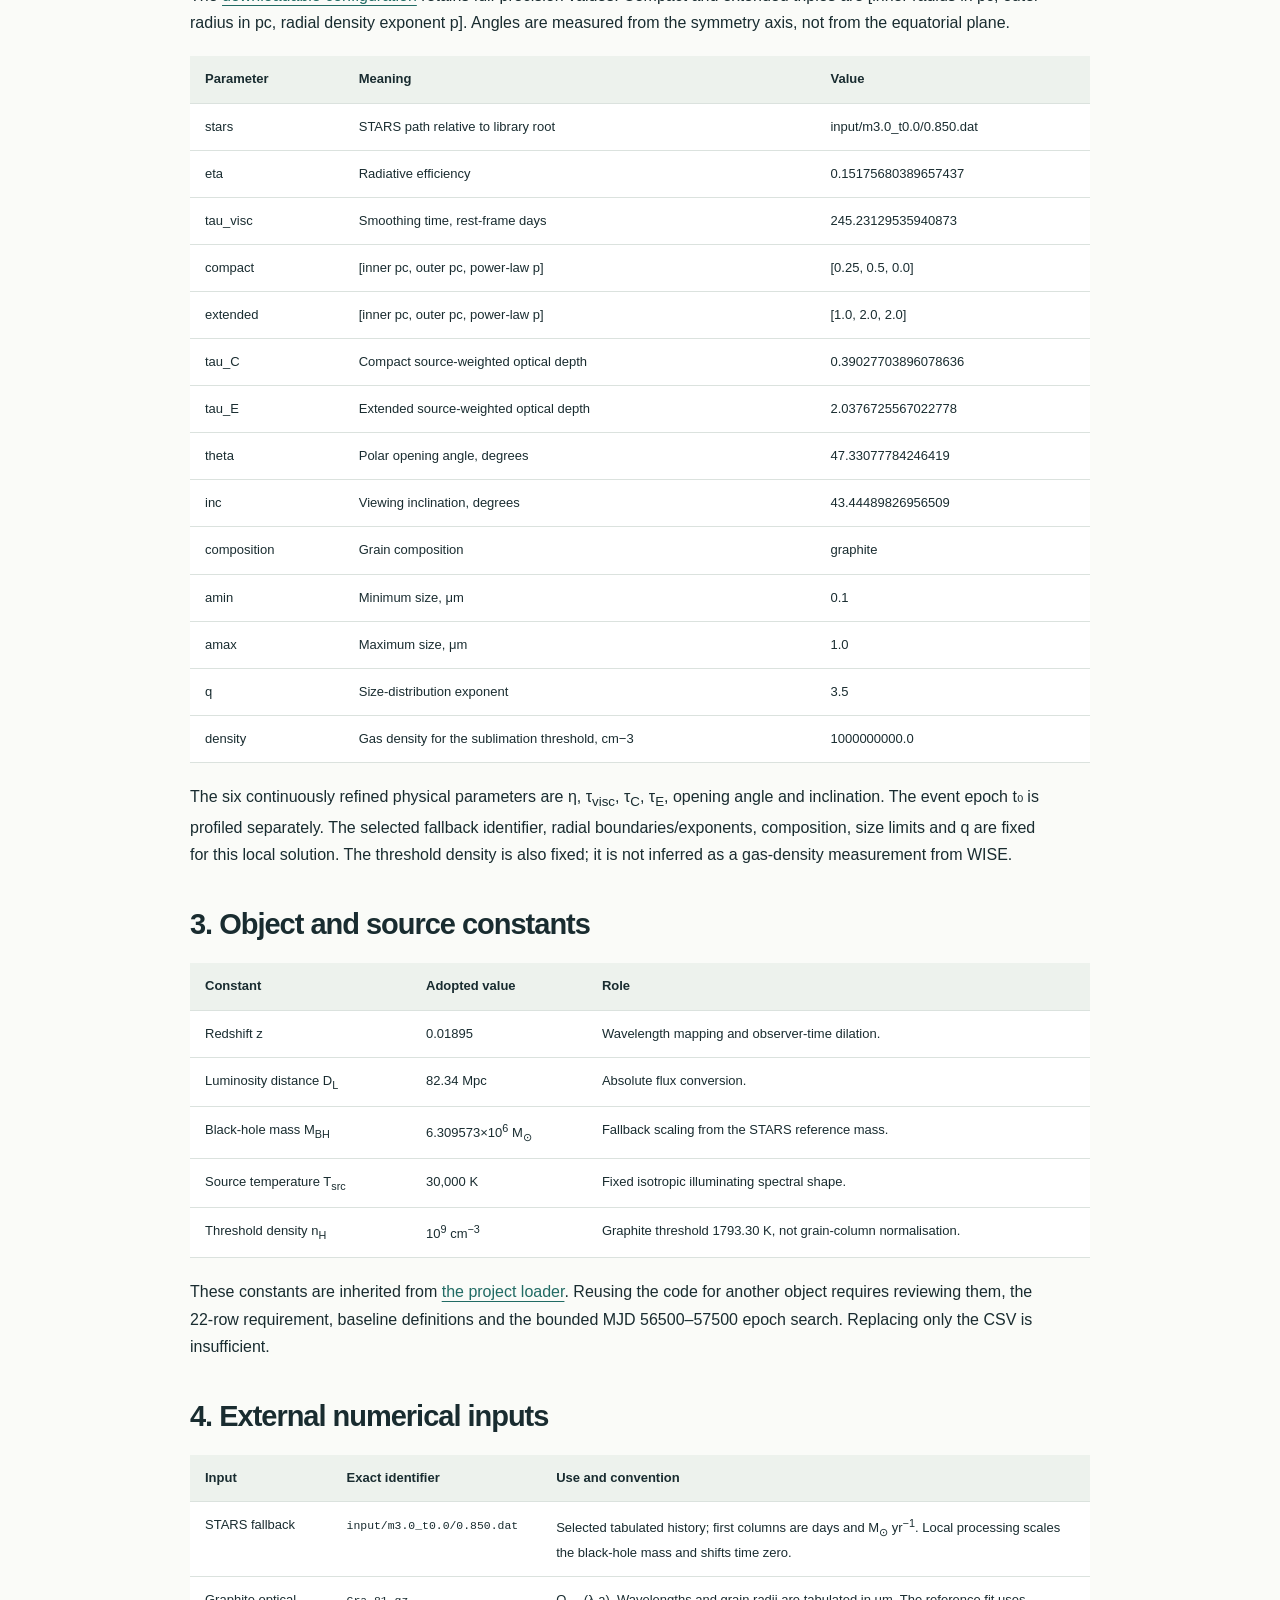
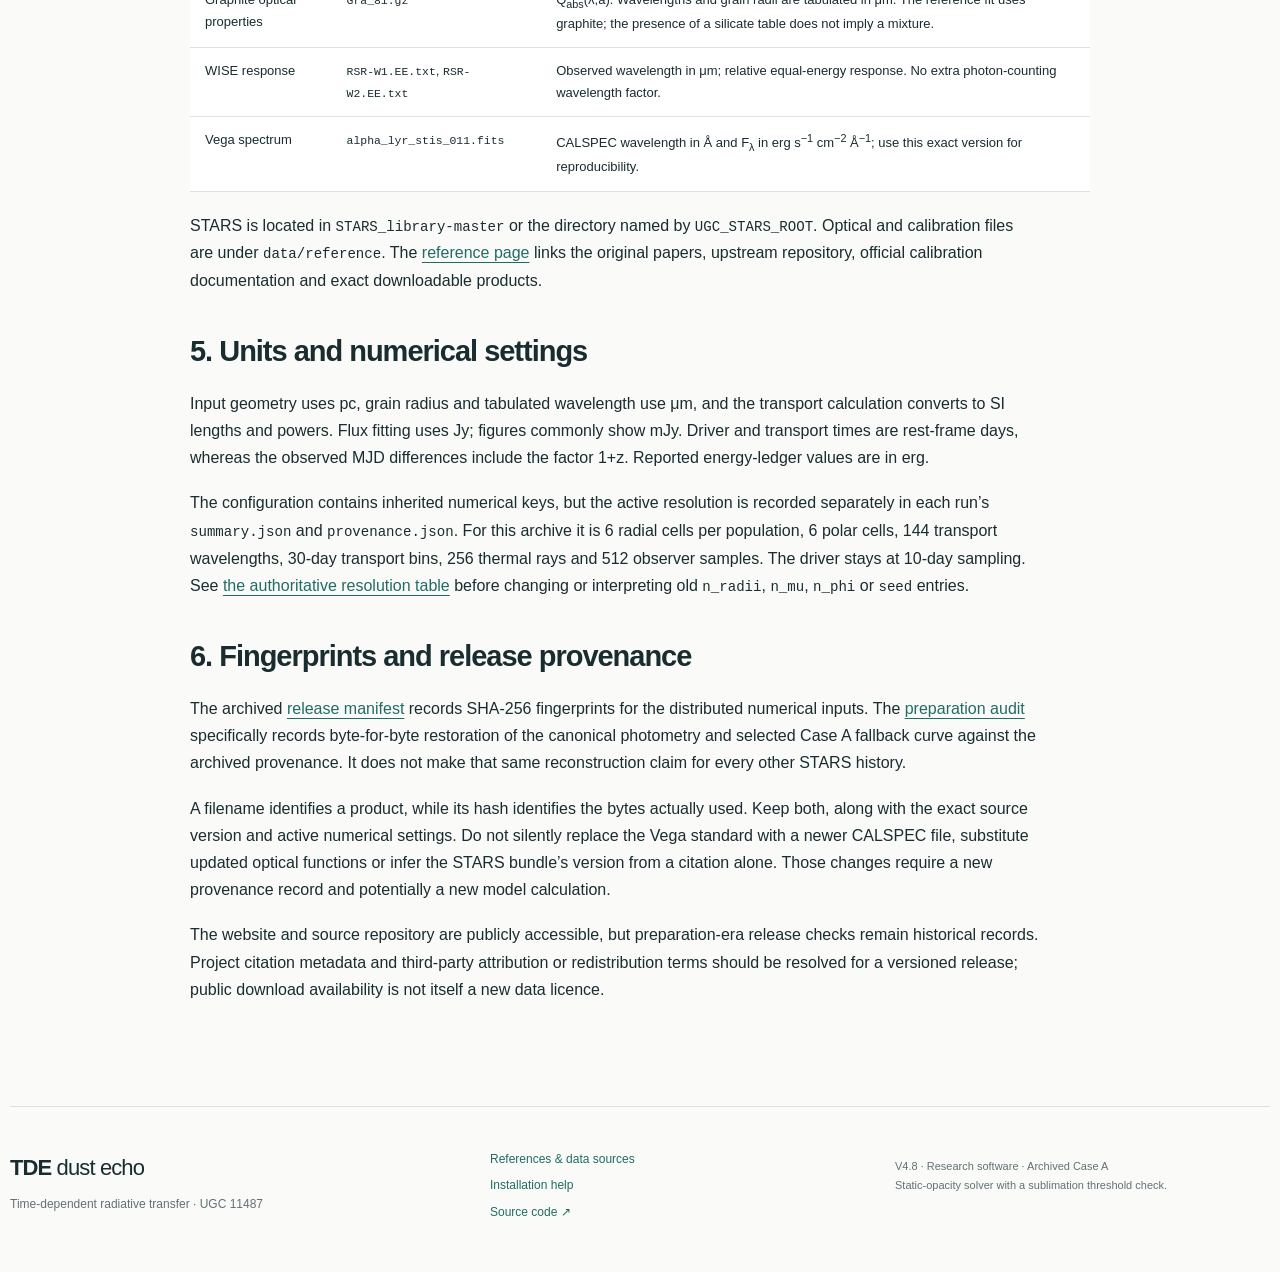
<file: docs/inputs.html>
<!doctype html><html lang="en"><head><meta charset="utf-8"><meta name="viewport" content="width=device-width,initial-scale=1"><title>Files, units, and configuration · UGC dust echo</title><link rel="stylesheet" href="style.css"></head><body><a class="skip" href="#main">Skip to content</a><header class="site-header"><a class="wordmark" href="index.html"><span class="brand-orbit" aria-hidden="true">◉</span> TDE <span>dust echo</span><small>V4.8</small></a><nav aria-label="Main navigation"><a href="index.html">Overview</a><a href="physics.html">The physics</a><a href="explore.html">Explore the model</a><a href="walkthrough.html">Run the example</a><a class="repo-link" href="https://github.com/OlenaKompaniiets/tde-dust-echo">GitHub ↗</a></nav></header><nav class="chapter-nav" aria-label="Documentation chapters"><a href="physics.html">Physical model</a><a href="numerics.html">Numerical method</a><a href="inputs.html" aria-current="page">Data & parameters</a><a href="fitting.html">Fitting & uncertainty</a><a href="results.html">Reference results</a><a href="figures.html">Scientific figures</a><a href="quickstart.html">Quick commands</a><a href="references.html">References</a><a href="publishing.html">Troubleshooting</a></nav><main id="main" class="document reading">
<div class="eyebrow">UGC 11487 / reproducible research</div>
<h1>Files, units, and configuration</h1>
<p class="lead">A reproducible model is defined by its physical parameters, the exact numerical input files and the active solver settings. Similar filenames or rounded values are not enough to identify the same run.</p>
<div class="callout">The values below belong to the archived Case A displayed on this website. Its configuration, photometry, figures and interactive data remain one matched snapshot. A later research refinement should be distributed with its own matching outputs rather than substituted into these archived labels.</div>
<h2 id="photometry">1. The canonical photometry table</h2>
<p>The physical fit uses the author-processed <a href="assets/UGC11487_WISE_TDE_model_input_22epochs.csv">22-epoch input CSV</a>, not raw individual WISE detections. The loader requires exactly 22 rows, ordered by MJD, finite fluxes, strictly positive errors and constant per-band host levels.</p>
<div class="table"><table><thead><tr><th>Columns read by the fit</th><th>Units and meaning</th></tr></thead><tbody><tr><td><code>mjd</code></td><td>Observer-frame modified Julian date.</td></tr><tr><td><code>F_W1_Jy</code>, <code>F_W2_Jy</code></td><td>Observed total band flux density, Jy. These are not host-subtracted inputs.</td></tr><tr><td><code>sigma_W1_Jy</code>, <code>sigma_W2_Jy</code></td><td>Effective errors used directly in χ², Jy.</td></tr><tr><td><code>baseline_W1_mJy</code>, <code>baseline_W2_mJy</code></td><td>Constant host flux densities, mJy; divided by 1000 before comparison in Jy.</td></tr></tbody></table></div>
<p>The table also contains convenient mJy fluxes, statistical-error columns and excess fluxes. They are not extra independent measurements in the likelihood. Supplying an excess column in place of the total flux and subtracting the fixed host again would count the baseline twice.</p>
<div class="equation">σ<sub>b,i,eff</sub>² = σ<sub>b,i,formal</sub>² + s<sub>floor</sub>²<br>s<sub>floor</sub> ≈ 1.10 mJy</div>
<p>The supplied error columns already include the adopted additive floor in quadrature. The active loader does not add another floor, an additional epoch-dependent 3% fractional error or a fitted scatter term. Applying an additional floor changes the likelihood and the meaning of the reported χ².</p>
<p>The 1.10 mJy floor is a rounded description. For exact archive reproduction, use the supplied error columns rather than reconstructing them from rounded prose or from the statistical-error columns alone.</p>
<p>The fixed hosts are 8.072315984025277 mJy (W1) and 5.215414582541471 mJy (W2), corresponding to the first two NEOWISE epochs. They are not the alternative combined AllWISE+NEOWISE baseline used for some empirical excess-light-curve diagnostics. Host uncertainty is not propagated into this conditional physical fit, and the host is not a source of thermal heating.</p>
<h2 id="configuration">2. Archived Case A physical configuration</h2>
<p>The <a href="assets/case_a.json">downloadable configuration</a> retains full-precision values. Compact and extended triples are [inner radius in pc, outer radius in pc, radial density exponent p]. Angles are measured from the symmetry axis, not from the equatorial plane.</p>
<div class="table"><table><thead><tr><th>Parameter</th><th>Meaning</th><th>Value</th></tr></thead><tbody><tr><td>stars</td><td>STARS path relative to library root</td><td>input/m3.0_t0.0/0.850.dat</td></tr><tr><td>eta</td><td>Radiative efficiency</td><td>0.15175680389657437</td></tr><tr><td>tau_visc</td><td>Smoothing time, rest-frame days</td><td>245.23129535940873</td></tr><tr><td>compact</td><td>[inner pc, outer pc, power-law p]</td><td>[0.25, 0.5, 0.0]</td></tr><tr><td>extended</td><td>[inner pc, outer pc, power-law p]</td><td>[1.0, 2.0, 2.0]</td></tr><tr><td>tau_C</td><td>Compact source-weighted optical depth</td><td>0.39027703896078636</td></tr><tr><td>tau_E</td><td>Extended source-weighted optical depth</td><td>2.0376725567022778</td></tr><tr><td>theta</td><td>Polar opening angle, degrees</td><td>47.33077784246419</td></tr><tr><td>inc</td><td>Viewing inclination, degrees</td><td>43.44489826956509</td></tr><tr><td>composition</td><td>Grain composition</td><td>graphite</td></tr><tr><td>amin</td><td>Minimum size, μm</td><td>0.1</td></tr><tr><td>amax</td><td>Maximum size, μm</td><td>1.0</td></tr><tr><td>q</td><td>Size-distribution exponent</td><td>3.5</td></tr><tr><td>density</td><td>Gas density for the sublimation threshold, cm−3</td><td>1000000000.0</td></tr></tbody></table></div>
<p>The six continuously refined physical parameters are η, τ<sub>visc</sub>, τ<sub>C</sub>, τ<sub>E</sub>, opening angle and inclination. The event epoch t₀ is profiled separately. The selected fallback identifier, radial boundaries/exponents, composition, size limits and q are fixed for this local solution. The threshold density is also fixed; it is not inferred as a gas-density measurement from WISE.</p>
<h2 id="constants">3. Object and source constants</h2>
<div class="table"><table><thead><tr><th>Constant</th><th>Adopted value</th><th>Role</th></tr></thead><tbody><tr><td>Redshift z</td><td>0.01895</td><td>Wavelength mapping and observer-time dilation.</td></tr><tr><td>Luminosity distance D<sub>L</sub></td><td>82.34 Mpc</td><td>Absolute flux conversion.</td></tr><tr><td>Black-hole mass M<sub>BH</sub></td><td>6.309573×10<sup>6</sup> M<sub>⊙</sub></td><td>Fallback scaling from the STARS reference mass.</td></tr><tr><td>Source temperature T<sub>src</sub></td><td>30,000 K</td><td>Fixed isotropic illuminating spectral shape.</td></tr><tr><td>Threshold density n<sub>H</sub></td><td>10<sup>9</sup> cm<sup>−3</sup></td><td>Graphite threshold 1793.30 K, not grain-column normalisation.</td></tr></tbody></table></div>
<p>These constants are inherited from <a href="https://github.com/OlenaKompaniiets/tde-dust-echo/blob/64ff34ff91eae616a36bae28b242add1f4d1d896/scripts/run_v4_model_grid.py#L105-L116">the project loader</a>. Reusing the code for another object requires reviewing them, the 22-row requirement, baseline definitions and the bounded MJD 56500–57500 epoch search. Replacing only the CSV is insufficient.</p>
<h2 id="data-products">4. External numerical inputs</h2>
<div class="table"><table><thead><tr><th>Input</th><th>Exact identifier</th><th>Use and convention</th></tr></thead><tbody><tr><td>STARS fallback</td><td><code>input/m3.0_t0.0/0.850.dat</code></td><td>Selected tabulated history; first columns are days and M<sub>⊙</sub> yr<sup>−1</sup>. Local processing scales the black-hole mass and shifts time zero.</td></tr><tr><td>Graphite optical properties</td><td><code>Gra_81.gz</code></td><td>Q<sub>abs</sub>(λ,a). Wavelengths and grain radii are tabulated in μm. The reference fit uses graphite; the presence of a silicate table does not imply a mixture.</td></tr><tr><td>WISE response</td><td><code>RSR-W1.EE.txt</code>, <code>RSR-W2.EE.txt</code></td><td>Observed wavelength in μm; relative equal-energy response. No extra photon-counting wavelength factor.</td></tr><tr><td>Vega spectrum</td><td><code>alpha_lyr_stis_011.fits</code></td><td>CALSPEC wavelength in Å and F<sub>λ</sub> in erg s<sup>−1</sup> cm<sup>−2</sup> Å<sup>−1</sup>; use this exact version for reproducibility.</td></tr></tbody></table></div>
<p>STARS is located in <code>STARS_library-master</code> or the directory named by <code>UGC_STARS_ROOT</code>. Optical and calibration files are under <code>data/reference</code>. The <a href="references.html#input-files">reference page</a> links the original papers, upstream repository, official calibration documentation and exact downloadable products.</p>
<h2 id="units">5. Units and numerical settings</h2>
<p>Input geometry uses pc, grain radius and tabulated wavelength use μm, and the transport calculation converts to SI lengths and powers. Flux fitting uses Jy; figures commonly show mJy. Driver and transport times are rest-frame days, whereas the observed MJD differences include the factor 1+z. Reported energy-ledger values are in erg.</p>
<p>The configuration contains inherited numerical keys, but the active resolution is recorded separately in each run’s <code>summary.json</code> and <code>provenance.json</code>. For this archive it is 6 radial cells per population, 6 polar cells, 144 transport wavelengths, 30-day transport bins, 256 thermal rays and 512 observer samples. The driver stays at 10-day sampling. See <a href="numerics.html#resolution">the authoritative resolution table</a> before changing or interpreting old <code>n_radii</code>, <code>n_mu</code>, <code>n_phi</code> or <code>seed</code> entries.</p>
<h2 id="provenance">6. Fingerprints and release provenance</h2>
<p>The archived <a href="https://github.com/OlenaKompaniiets/tde-dust-echo/blob/64ff34ff91eae616a36bae28b242add1f4d1d896/release_manifest.json">release manifest</a> records SHA-256 fingerprints for the distributed numerical inputs. The <a href="https://github.com/OlenaKompaniiets/tde-dust-echo/blob/64ff34ff91eae616a36bae28b242add1f4d1d896/AUDIT.md">preparation audit</a> specifically records byte-for-byte restoration of the canonical photometry and selected Case A fallback curve against the archived provenance. It does not make that same reconstruction claim for every other STARS history.</p>
<p>A filename identifies a product, while its hash identifies the bytes actually used. Keep both, along with the exact source version and active numerical settings. Do not silently replace the Vega standard with a newer CALSPEC file, substitute updated optical functions or infer the STARS bundle’s version from a citation alone. Those changes require a new provenance record and potentially a new model calculation.</p>
<p>The website and source repository are publicly accessible, but preparation-era release checks remain historical records. Project citation metadata and third-party attribution or redistribution terms should be resolved for a versioned release; public download availability is not itself a new data licence.</p>
</main><footer class="site-footer"><div><a class="wordmark" href="index.html">TDE <span>dust echo</span></a><p>Time-dependent radiative transfer · UGC 11487</p></div><div><a href="references.html">References &amp; data sources</a><a href="publishing.html">Installation help</a><a href="https://github.com/OlenaKompaniiets/tde-dust-echo">Source code ↗</a></div><p class="fineprint">V4.8 · Research software · Archived Case A<br>Static-opacity solver with a sublimation threshold check.</p></footer><script src="common.js"></script></body></html>
</file>
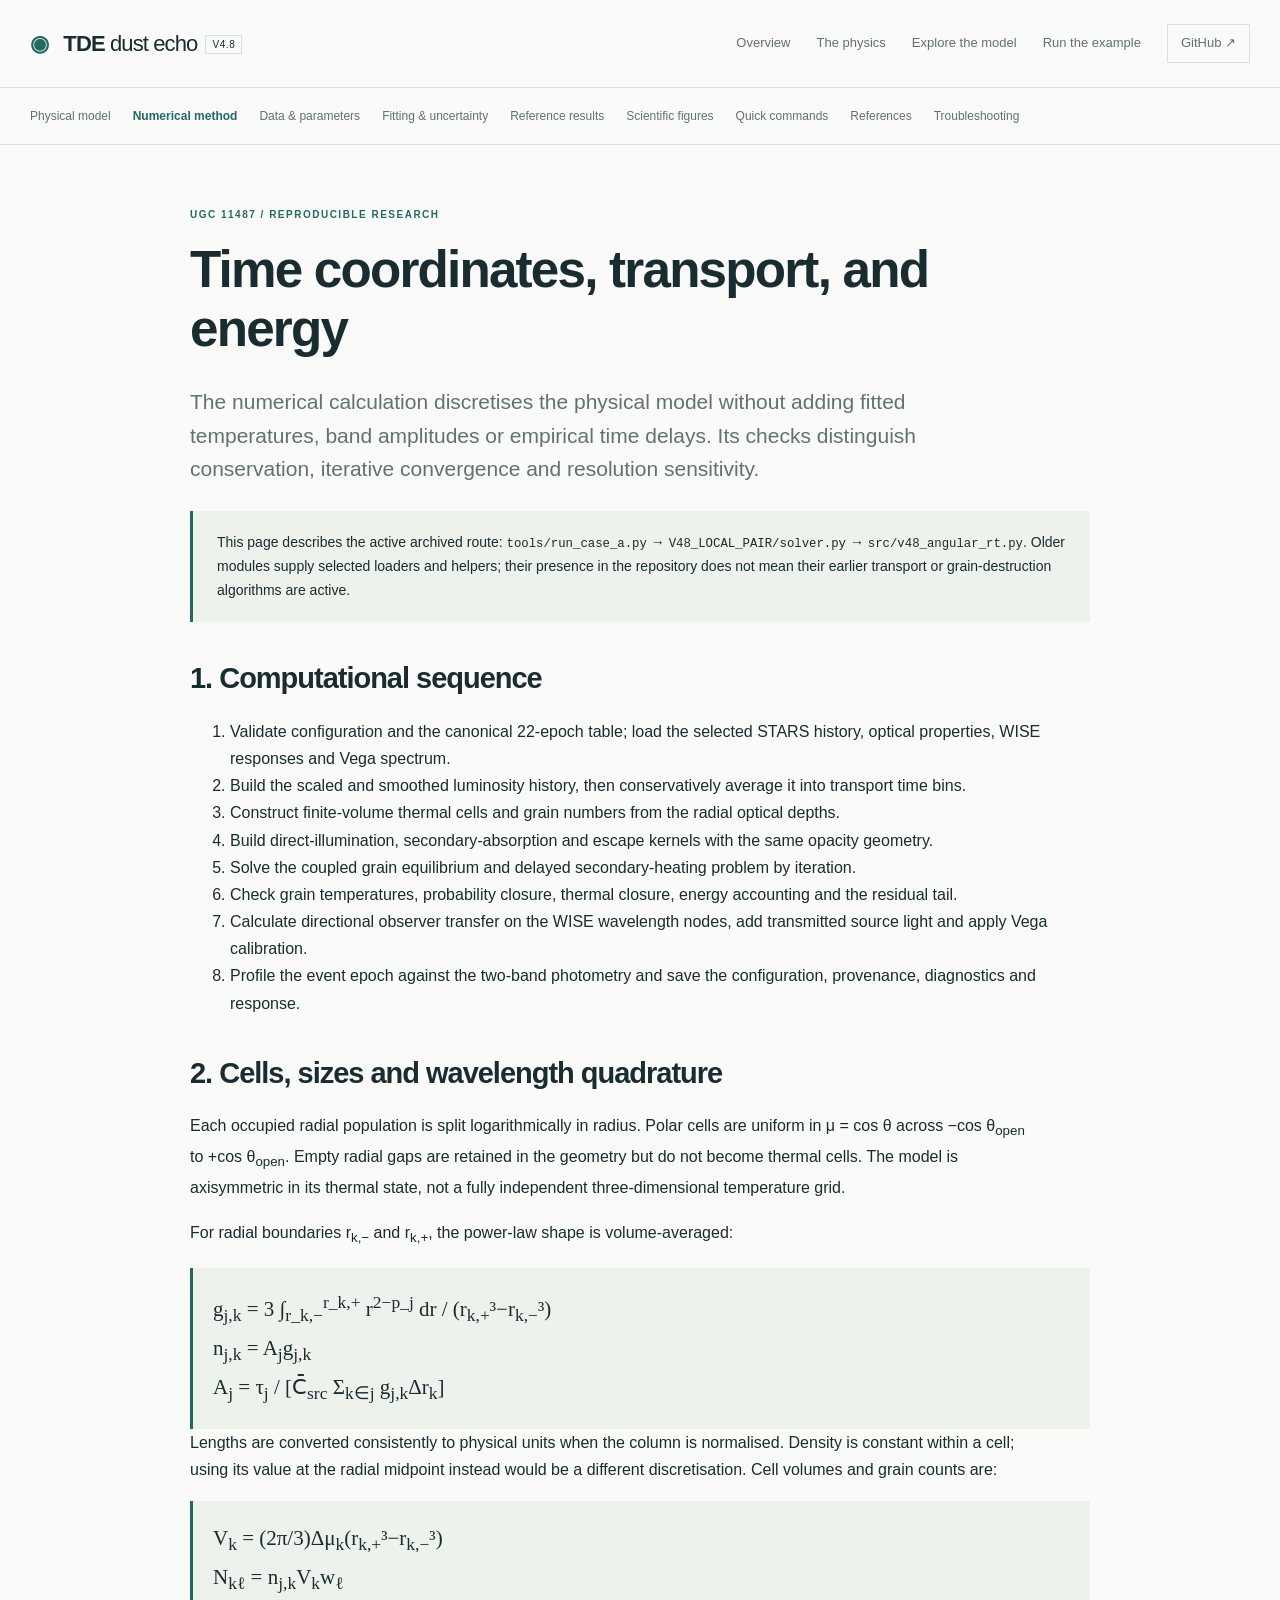
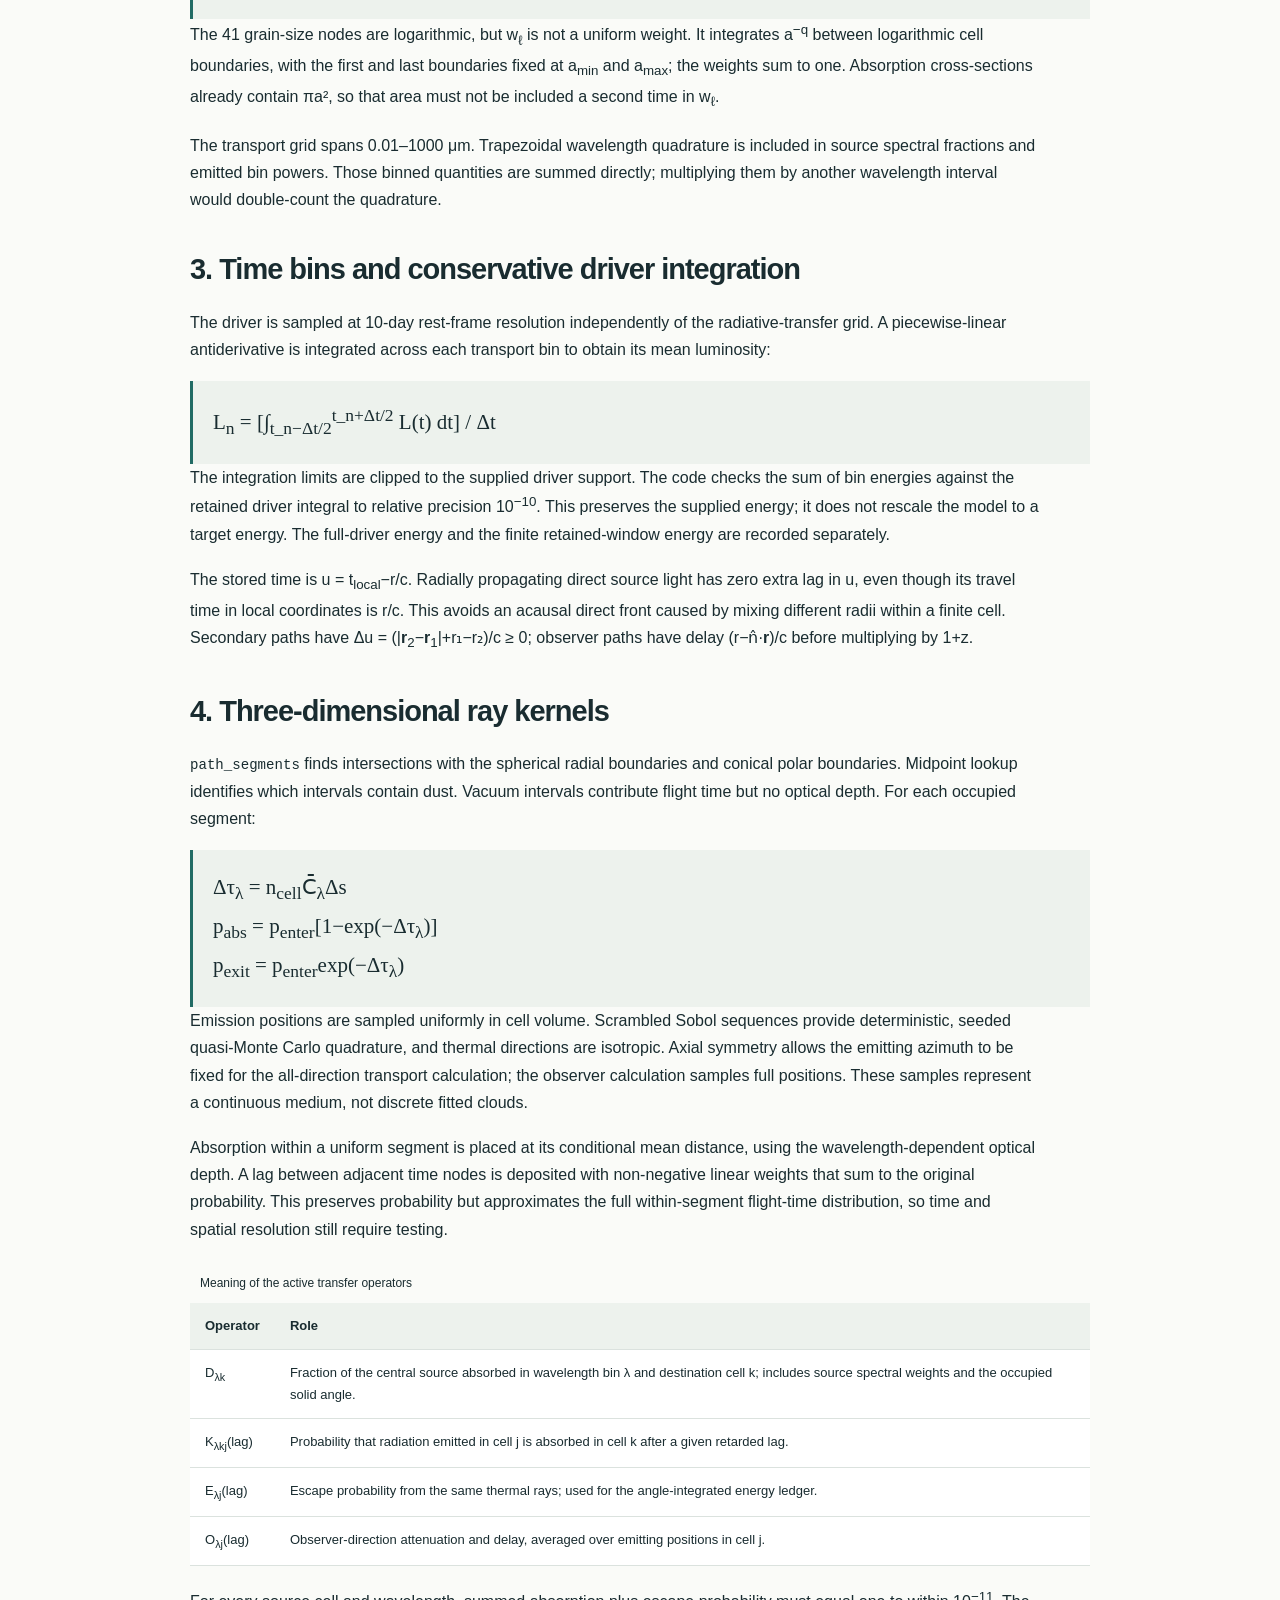
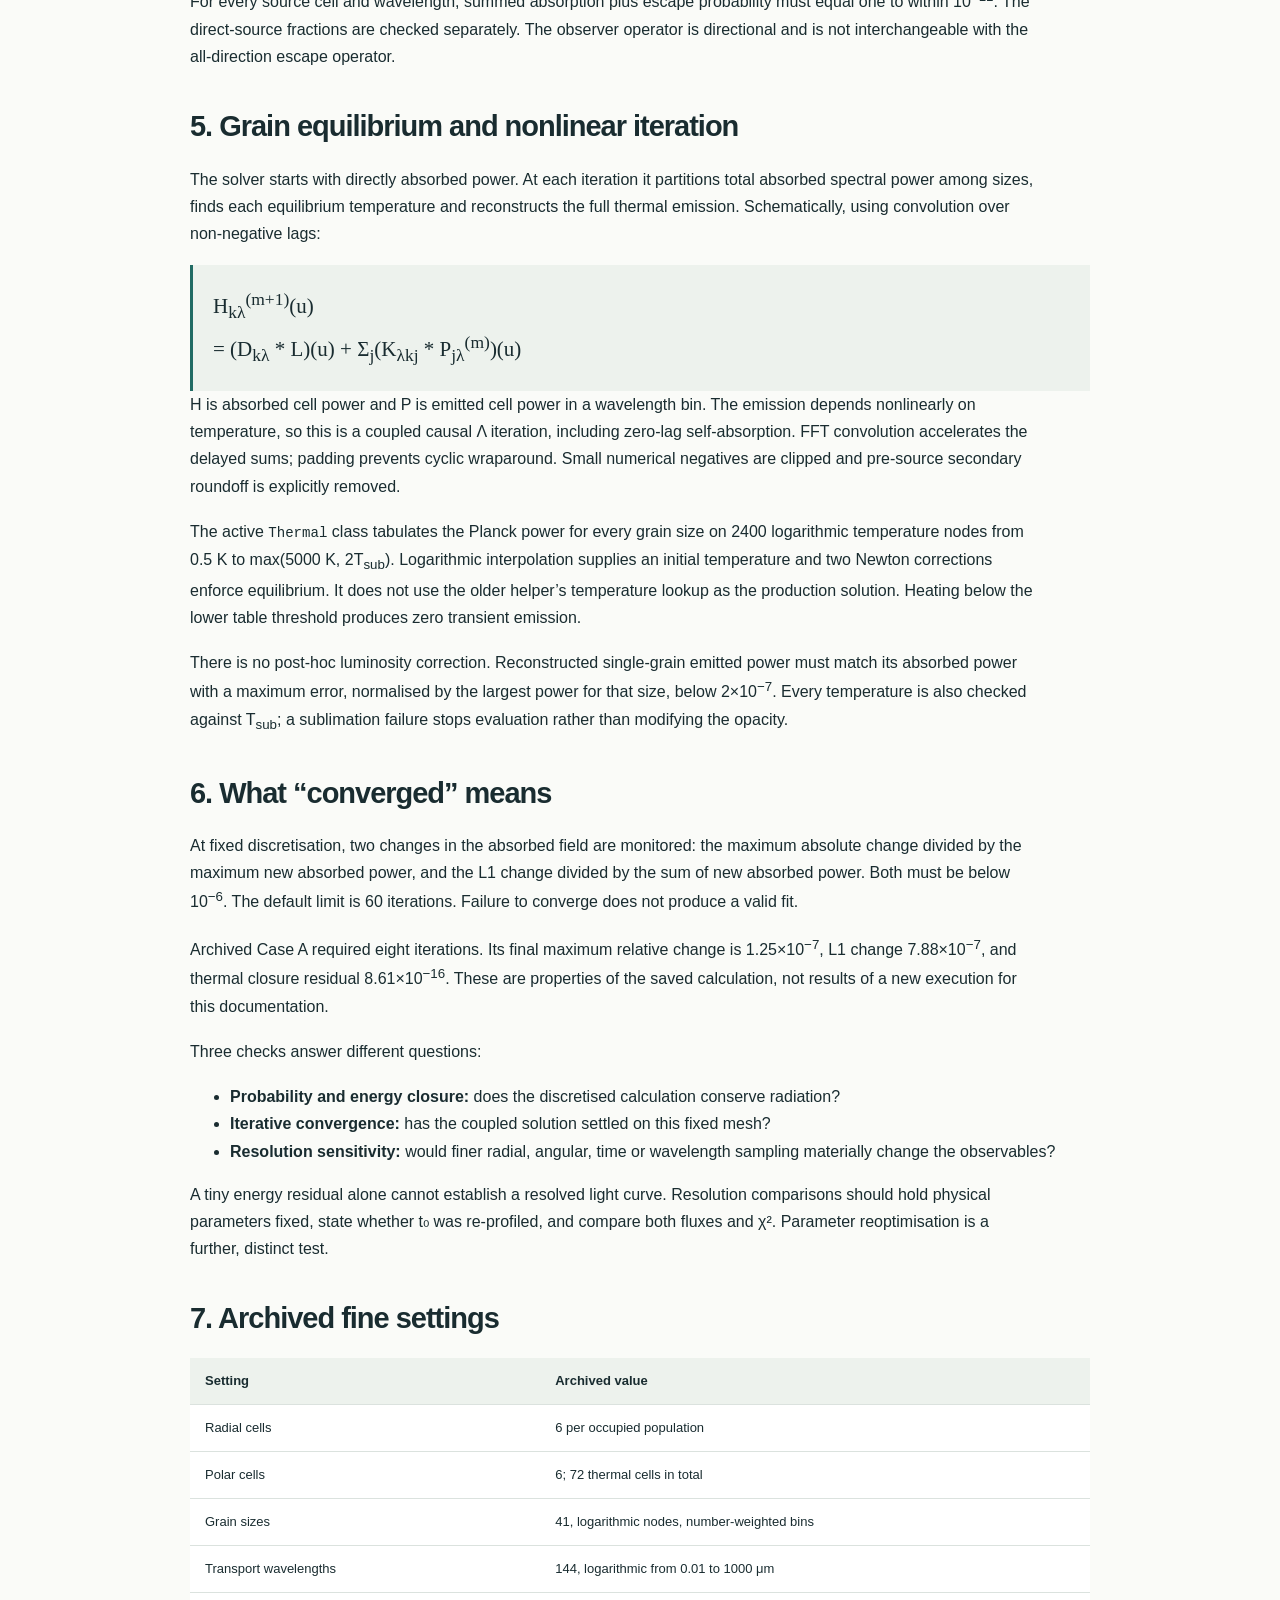
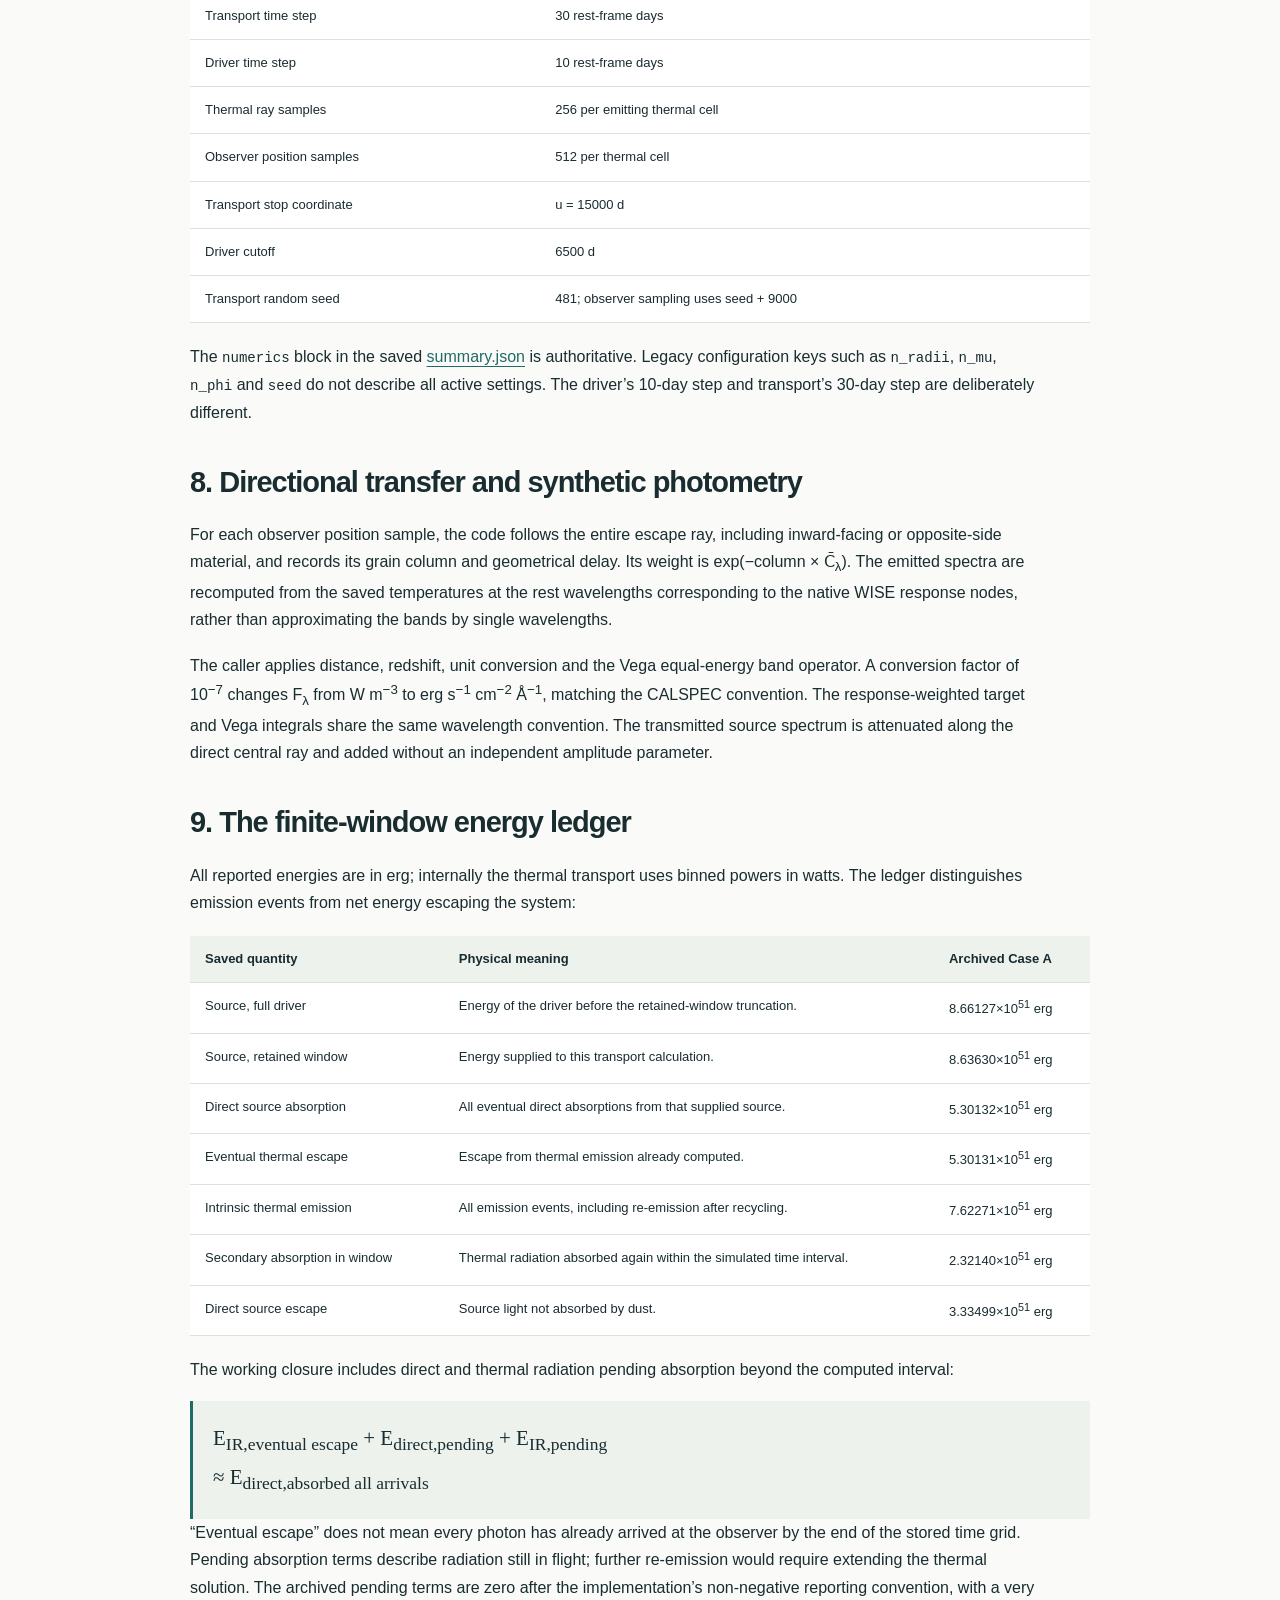
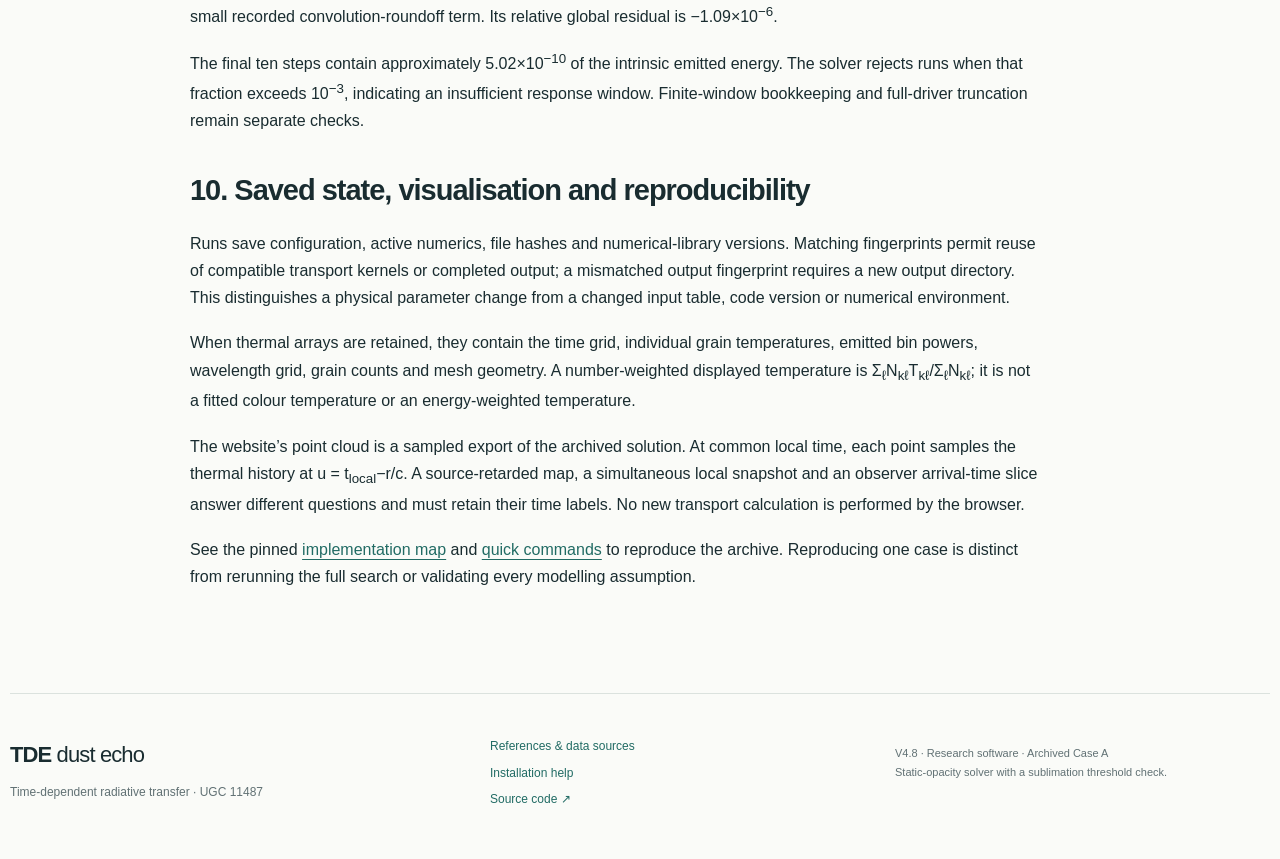
<file: docs/numerics.html>
<!doctype html><html lang="en"><head><meta charset="utf-8"><meta name="viewport" content="width=device-width,initial-scale=1"><title>Time coordinates, transport, and energy · UGC dust echo</title><link rel="stylesheet" href="style.css"></head><body><a class="skip" href="#main">Skip to content</a><header class="site-header"><a class="wordmark" href="index.html"><span class="brand-orbit" aria-hidden="true">◉</span> TDE <span>dust echo</span><small>V4.8</small></a><nav aria-label="Main navigation"><a href="index.html">Overview</a><a href="physics.html">The physics</a><a href="explore.html">Explore the model</a><a href="walkthrough.html">Run the example</a><a class="repo-link" href="https://github.com/OlenaKompaniiets/tde-dust-echo">GitHub ↗</a></nav></header><nav class="chapter-nav" aria-label="Documentation chapters"><a href="physics.html">Physical model</a><a href="numerics.html" aria-current="page">Numerical method</a><a href="inputs.html">Data & parameters</a><a href="fitting.html">Fitting & uncertainty</a><a href="results.html">Reference results</a><a href="figures.html">Scientific figures</a><a href="quickstart.html">Quick commands</a><a href="references.html">References</a><a href="publishing.html">Troubleshooting</a></nav><main id="main" class="document reading">
<div class="eyebrow">UGC 11487 / reproducible research</div>
<h1>Time coordinates, transport, and energy</h1>
<p class="lead">The numerical calculation discretises the physical model without adding fitted temperatures, band amplitudes or empirical time delays. Its checks distinguish conservation, iterative convergence and resolution sensitivity.</p>
<div class="callout">This page describes the active archived route: <code>tools/run_case_a.py</code> → <code>V48_LOCAL_PAIR/solver.py</code> → <code>src/v48_angular_rt.py</code>. Older modules supply selected loaders and helpers; their presence in the repository does not mean their earlier transport or grain-destruction algorithms are active.</div>
<h2 id="sequence">1. Computational sequence</h2>
<ol><li>Validate configuration and the canonical 22-epoch table; load the selected STARS history, optical properties, WISE responses and Vega spectrum.</li><li>Build the scaled and smoothed luminosity history, then conservatively average it into transport time bins.</li><li>Construct finite-volume thermal cells and grain numbers from the radial optical depths.</li><li>Build direct-illumination, secondary-absorption and escape kernels with the same opacity geometry.</li><li>Solve the coupled grain equilibrium and delayed secondary-heating problem by iteration.</li><li>Check grain temperatures, probability closure, thermal closure, energy accounting and the residual tail.</li><li>Calculate directional observer transfer on the WISE wavelength nodes, add transmitted source light and apply Vega calibration.</li><li>Profile the event epoch against the two-band photometry and save the configuration, provenance, diagnostics and response.</li></ol>
<h2 id="mesh">2. Cells, sizes and wavelength quadrature</h2>
<p>Each occupied radial population is split logarithmically in radius. Polar cells are uniform in μ = cos θ across −cos θ<sub>open</sub> to +cos θ<sub>open</sub>. Empty radial gaps are retained in the geometry but do not become thermal cells. The model is axisymmetric in its thermal state, not a fully independent three-dimensional temperature grid.</p>
<p>For radial boundaries r<sub>k,−</sub> and r<sub>k,+</sub>, the power-law shape is volume-averaged:</p>
<div class="equation">g<sub>j,k</sub> = 3 ∫<sub>r_k,−</sub><sup>r_k,+</sup> r<sup>2−p_j</sup> dr / (r<sub>k,+</sub>³−r<sub>k,−</sub>³)<br>n<sub>j,k</sub> = A<sub>j</sub>g<sub>j,k</sub><br>A<sub>j</sub> = τ<sub>j</sub> / [C̄<sub>src</sub> Σ<sub>k∈j</sub> g<sub>j,k</sub>Δr<sub>k</sub>]</div>
<p>Lengths are converted consistently to physical units when the column is normalised. Density is constant within a cell; using its value at the radial midpoint instead would be a different discretisation. Cell volumes and grain counts are:</p>
<div class="equation">V<sub>k</sub> = (2π/3)Δμ<sub>k</sub>(r<sub>k,+</sub>³−r<sub>k,−</sub>³)<br>N<sub>kℓ</sub> = n<sub>j,k</sub>V<sub>k</sub>w<sub>ℓ</sub></div>
<p>The 41 grain-size nodes are logarithmic, but w<sub>ℓ</sub> is not a uniform weight. It integrates a<sup>−q</sup> between logarithmic cell boundaries, with the first and last boundaries fixed at a<sub>min</sub> and a<sub>max</sub>; the weights sum to one. Absorption cross-sections already contain πa², so that area must not be included a second time in w<sub>ℓ</sub>.</p>
<p>The transport grid spans 0.01–1000 μm. Trapezoidal wavelength quadrature is included in source spectral fractions and emitted bin powers. Those binned quantities are summed directly; multiplying them by another wavelength interval would double-count the quadrature.</p>
<h2 id="time-grid">3. Time bins and conservative driver integration</h2>
<p>The driver is sampled at 10-day rest-frame resolution independently of the radiative-transfer grid. A piecewise-linear antiderivative is integrated across each transport bin to obtain its mean luminosity:</p>
<div class="equation">L<sub>n</sub> = [∫<sub>t_n−Δt/2</sub><sup>t_n+Δt/2</sup> L(t) dt] / Δt</div>
<p>The integration limits are clipped to the supplied driver support. The code checks the sum of bin energies against the retained driver integral to relative precision 10<sup>−10</sup>. This preserves the supplied energy; it does not rescale the model to a target energy. The full-driver energy and the finite retained-window energy are recorded separately.</p>
<p>The stored time is u = t<sub>local</sub>−r/c. Radially propagating direct source light has zero extra lag in u, even though its travel time in local coordinates is r/c. This avoids an acausal direct front caused by mixing different radii within a finite cell. Secondary paths have Δu = (|<strong>r</strong><sub>2</sub>−<strong>r</strong><sub>1</sub>|+r₁−r₂)/c ≥ 0; observer paths have delay (r−n̂·<strong>r</strong>)/c before multiplying by 1+z.</p>
<h2 id="kernels">4. Three-dimensional ray kernels</h2>
<p><code>path_segments</code> finds intersections with the spherical radial boundaries and conical polar boundaries. Midpoint lookup identifies which intervals contain dust. Vacuum intervals contribute flight time but no optical depth. For each occupied segment:</p>
<div class="equation">Δτ<sub>λ</sub> = n<sub>cell</sub>C̄<sub>λ</sub>Δs<br>p<sub>abs</sub> = p<sub>enter</sub>[1−exp(−Δτ<sub>λ</sub>)]<br>p<sub>exit</sub> = p<sub>enter</sub>exp(−Δτ<sub>λ</sub>)</div>
<p>Emission positions are sampled uniformly in cell volume. Scrambled Sobol sequences provide deterministic, seeded quasi-Monte Carlo quadrature, and thermal directions are isotropic. Axial symmetry allows the emitting azimuth to be fixed for the all-direction transport calculation; the observer calculation samples full positions. These samples represent a continuous medium, not discrete fitted clouds.</p>
<p>Absorption within a uniform segment is placed at its conditional mean distance, using the wavelength-dependent optical depth. A lag between adjacent time nodes is deposited with non-negative linear weights that sum to the original probability. This preserves probability but approximates the full within-segment flight-time distribution, so time and spatial resolution still require testing.</p>
<div class="table"><table><caption>Meaning of the active transfer operators</caption><thead><tr><th>Operator</th><th>Role</th></tr></thead><tbody><tr><td>D<sub>λk</sub></td><td>Fraction of the central source absorbed in wavelength bin λ and destination cell k; includes source spectral weights and the occupied solid angle.</td></tr><tr><td>K<sub>λkj</sub>(lag)</td><td>Probability that radiation emitted in cell j is absorbed in cell k after a given retarded lag.</td></tr><tr><td>E<sub>λj</sub>(lag)</td><td>Escape probability from the same thermal rays; used for the angle-integrated energy ledger.</td></tr><tr><td>O<sub>λj</sub>(lag)</td><td>Observer-direction attenuation and delay, averaged over emitting positions in cell j.</td></tr></tbody></table></div>
<p>For every source cell and wavelength, summed absorption plus escape probability must equal one to within 10<sup>−11</sup>. The direct-source fractions are checked separately. The observer operator is directional and is not interchangeable with the all-direction escape operator.</p>
<h2 id="thermal">5. Grain equilibrium and nonlinear iteration</h2>
<p>The solver starts with directly absorbed power. At each iteration it partitions total absorbed spectral power among sizes, finds each equilibrium temperature and reconstructs the full thermal emission. Schematically, using convolution over non-negative lags:</p>
<div class="equation">H<sub>kλ</sub><sup>(m+1)</sup>(u)<br>= (D<sub>kλ</sub> * L)(u) + Σ<sub>j</sub>(K<sub>λkj</sub> * P<sub>jλ</sub><sup>(m)</sup>)(u)</div>
<p>H is absorbed cell power and P is emitted cell power in a wavelength bin. The emission depends nonlinearly on temperature, so this is a coupled causal Λ iteration, including zero-lag self-absorption. FFT convolution accelerates the delayed sums; padding prevents cyclic wraparound. Small numerical negatives are clipped and pre-source secondary roundoff is explicitly removed.</p>
<p>The active <code>Thermal</code> class tabulates the Planck power for every grain size on 2400 logarithmic temperature nodes from 0.5 K to max(5000 K, 2T<sub>sub</sub>). Logarithmic interpolation supplies an initial temperature and two Newton corrections enforce equilibrium. It does not use the older helper’s temperature lookup as the production solution. Heating below the lower table threshold produces zero transient emission.</p>
<p>There is no post-hoc luminosity correction. Reconstructed single-grain emitted power must match its absorbed power with a maximum error, normalised by the largest power for that size, below 2×10<sup>−7</sup>. Every temperature is also checked against T<sub>sub</sub>; a sublimation failure stops evaluation rather than modifying the opacity.</p>
<h2 id="convergence">6. What “converged” means</h2>
<p>At fixed discretisation, two changes in the absorbed field are monitored: the maximum absolute change divided by the maximum new absorbed power, and the L1 change divided by the sum of new absorbed power. Both must be below 10<sup>−6</sup>. The default limit is 60 iterations. Failure to converge does not produce a valid fit.</p>
<p>Archived Case A required eight iterations. Its final maximum relative change is 1.25×10<sup>−7</sup>, L1 change 7.88×10<sup>−7</sup>, and thermal closure residual 8.61×10<sup>−16</sup>. These are properties of the saved calculation, not results of a new execution for this documentation.</p>
<p>Three checks answer different questions:</p><ul><li><strong>Probability and energy closure:</strong> does the discretised calculation conserve radiation?</li><li><strong>Iterative convergence:</strong> has the coupled solution settled on this fixed mesh?</li><li><strong>Resolution sensitivity:</strong> would finer radial, angular, time or wavelength sampling materially change the observables?</li></ul>
<p>A tiny energy residual alone cannot establish a resolved light curve. Resolution comparisons should hold physical parameters fixed, state whether t₀ was re-profiled, and compare both fluxes and χ². Parameter reoptimisation is a further, distinct test.</p>
<h2 id="resolution">7. Archived fine settings</h2>
<div class="table"><table><thead><tr><th>Setting</th><th>Archived value</th></tr></thead><tbody><tr><td>Radial cells</td><td>6 per occupied population</td></tr><tr><td>Polar cells</td><td>6; 72 thermal cells in total</td></tr><tr><td>Grain sizes</td><td>41, logarithmic nodes, number-weighted bins</td></tr><tr><td>Transport wavelengths</td><td>144, logarithmic from 0.01 to 1000 μm</td></tr><tr><td>Transport time step</td><td>30 rest-frame days</td></tr><tr><td>Driver time step</td><td>10 rest-frame days</td></tr><tr><td>Thermal ray samples</td><td>256 per emitting thermal cell</td></tr><tr><td>Observer position samples</td><td>512 per thermal cell</td></tr><tr><td>Transport stop coordinate</td><td>u = 15000 d</td></tr><tr><td>Driver cutoff</td><td>6500 d</td></tr><tr><td>Transport random seed</td><td>481; observer sampling uses seed + 9000</td></tr></tbody></table></div>
<p>The <code>numerics</code> block in the saved <a href="https://github.com/OlenaKompaniiets/tde-dust-echo/blob/64ff34ff91eae616a36bae28b242add1f4d1d896/examples/case_a/summary.json">summary.json</a> is authoritative. Legacy configuration keys such as <code>n_radii</code>, <code>n_mu</code>, <code>n_phi</code> and <code>seed</code> do not describe all active settings. The driver’s 10-day step and transport’s 30-day step are deliberately different.</p>
<h2 id="observer">8. Directional transfer and synthetic photometry</h2>
<p>For each observer position sample, the code follows the entire escape ray, including inward-facing or opposite-side material, and records its grain column and geometrical delay. Its weight is exp(−column × C̄<sub>λ</sub>). The emitted spectra are recomputed from the saved temperatures at the rest wavelengths corresponding to the native WISE response nodes, rather than approximating the bands by single wavelengths.</p>
<p>The caller applies distance, redshift, unit conversion and the Vega equal-energy band operator. A conversion factor of 10<sup>−7</sup> changes F<sub>λ</sub> from W m<sup>−3</sup> to erg s<sup>−1</sup> cm<sup>−2</sup> Å<sup>−1</sup>, matching the CALSPEC convention. The response-weighted target and Vega integrals share the same wavelength convention. The transmitted source spectrum is attenuated along the direct central ray and added without an independent amplitude parameter.</p>
<h2 id="ledger">9. The finite-window energy ledger</h2>
<p>All reported energies are in erg; internally the thermal transport uses binned powers in watts. The ledger distinguishes emission events from net energy escaping the system:</p>
<div class="table"><table><thead><tr><th>Saved quantity</th><th>Physical meaning</th><th>Archived Case A</th></tr></thead><tbody><tr><td>Source, full driver</td><td>Energy of the driver before the retained-window truncation.</td><td>8.66127×10<sup>51</sup> erg</td></tr><tr><td>Source, retained window</td><td>Energy supplied to this transport calculation.</td><td>8.63630×10<sup>51</sup> erg</td></tr><tr><td>Direct source absorption</td><td>All eventual direct absorptions from that supplied source.</td><td>5.30132×10<sup>51</sup> erg</td></tr><tr><td>Eventual thermal escape</td><td>Escape from thermal emission already computed.</td><td>5.30131×10<sup>51</sup> erg</td></tr><tr><td>Intrinsic thermal emission</td><td>All emission events, including re-emission after recycling.</td><td>7.62271×10<sup>51</sup> erg</td></tr><tr><td>Secondary absorption in window</td><td>Thermal radiation absorbed again within the simulated time interval.</td><td>2.32140×10<sup>51</sup> erg</td></tr><tr><td>Direct source escape</td><td>Source light not absorbed by dust.</td><td>3.33499×10<sup>51</sup> erg</td></tr></tbody></table></div>
<p>The working closure includes direct and thermal radiation pending absorption beyond the computed interval:</p>
<div class="equation">E<sub>IR,eventual escape</sub> + E<sub>direct,pending</sub> + E<sub>IR,pending</sub><br>≈ E<sub>direct,absorbed all arrivals</sub></div>
<p>“Eventual escape” does not mean every photon has already arrived at the observer by the end of the stored time grid. Pending absorption terms describe radiation still in flight; further re-emission would require extending the thermal solution. The archived pending terms are zero after the implementation’s non-negative reporting convention, with a very small recorded convolution-roundoff term. Its relative global residual is −1.09×10<sup>−6</sup>.</p>
<p>The final ten steps contain approximately 5.02×10<sup>−10</sup> of the intrinsic emitted energy. The solver rejects runs when that fraction exceeds 10<sup>−3</sup>, indicating an insufficient response window. Finite-window bookkeeping and full-driver truncation remain separate checks.</p>
<h2 id="saved">10. Saved state, visualisation and reproducibility</h2>
<p>Runs save configuration, active numerics, file hashes and numerical-library versions. Matching fingerprints permit reuse of compatible transport kernels or completed output; a mismatched output fingerprint requires a new output directory. This distinguishes a physical parameter change from a changed input table, code version or numerical environment.</p>
<p>When thermal arrays are retained, they contain the time grid, individual grain temperatures, emitted bin powers, wavelength grid, grain counts and mesh geometry. A number-weighted displayed temperature is Σ<sub>ℓ</sub>N<sub>kℓ</sub>T<sub>kℓ</sub>/Σ<sub>ℓ</sub>N<sub>kℓ</sub>; it is not a fitted colour temperature or an energy-weighted temperature.</p>
<p>The website’s point cloud is a sampled export of the archived solution. At common local time, each point samples the thermal history at u = t<sub>local</sub>−r/c. A source-retarded map, a simultaneous local snapshot and an observer arrival-time slice answer different questions and must retain their time labels. No new transport calculation is performed by the browser.</p>
<p>See the pinned <a href="references.html#implementation">implementation map</a> and <a href="quickstart.html">quick commands</a> to reproduce the archive. Reproducing one case is distinct from rerunning the full search or validating every modelling assumption.</p>
</main><footer class="site-footer"><div><a class="wordmark" href="index.html">TDE <span>dust echo</span></a><p>Time-dependent radiative transfer · UGC 11487</p></div><div><a href="references.html">References &amp; data sources</a><a href="publishing.html">Installation help</a><a href="https://github.com/OlenaKompaniiets/tde-dust-echo">Source code ↗</a></div><p class="fineprint">V4.8 · Research software · Archived Case A<br>Static-opacity solver with a sublimation threshold check.</p></footer><script src="common.js"></script></body></html>
</file>
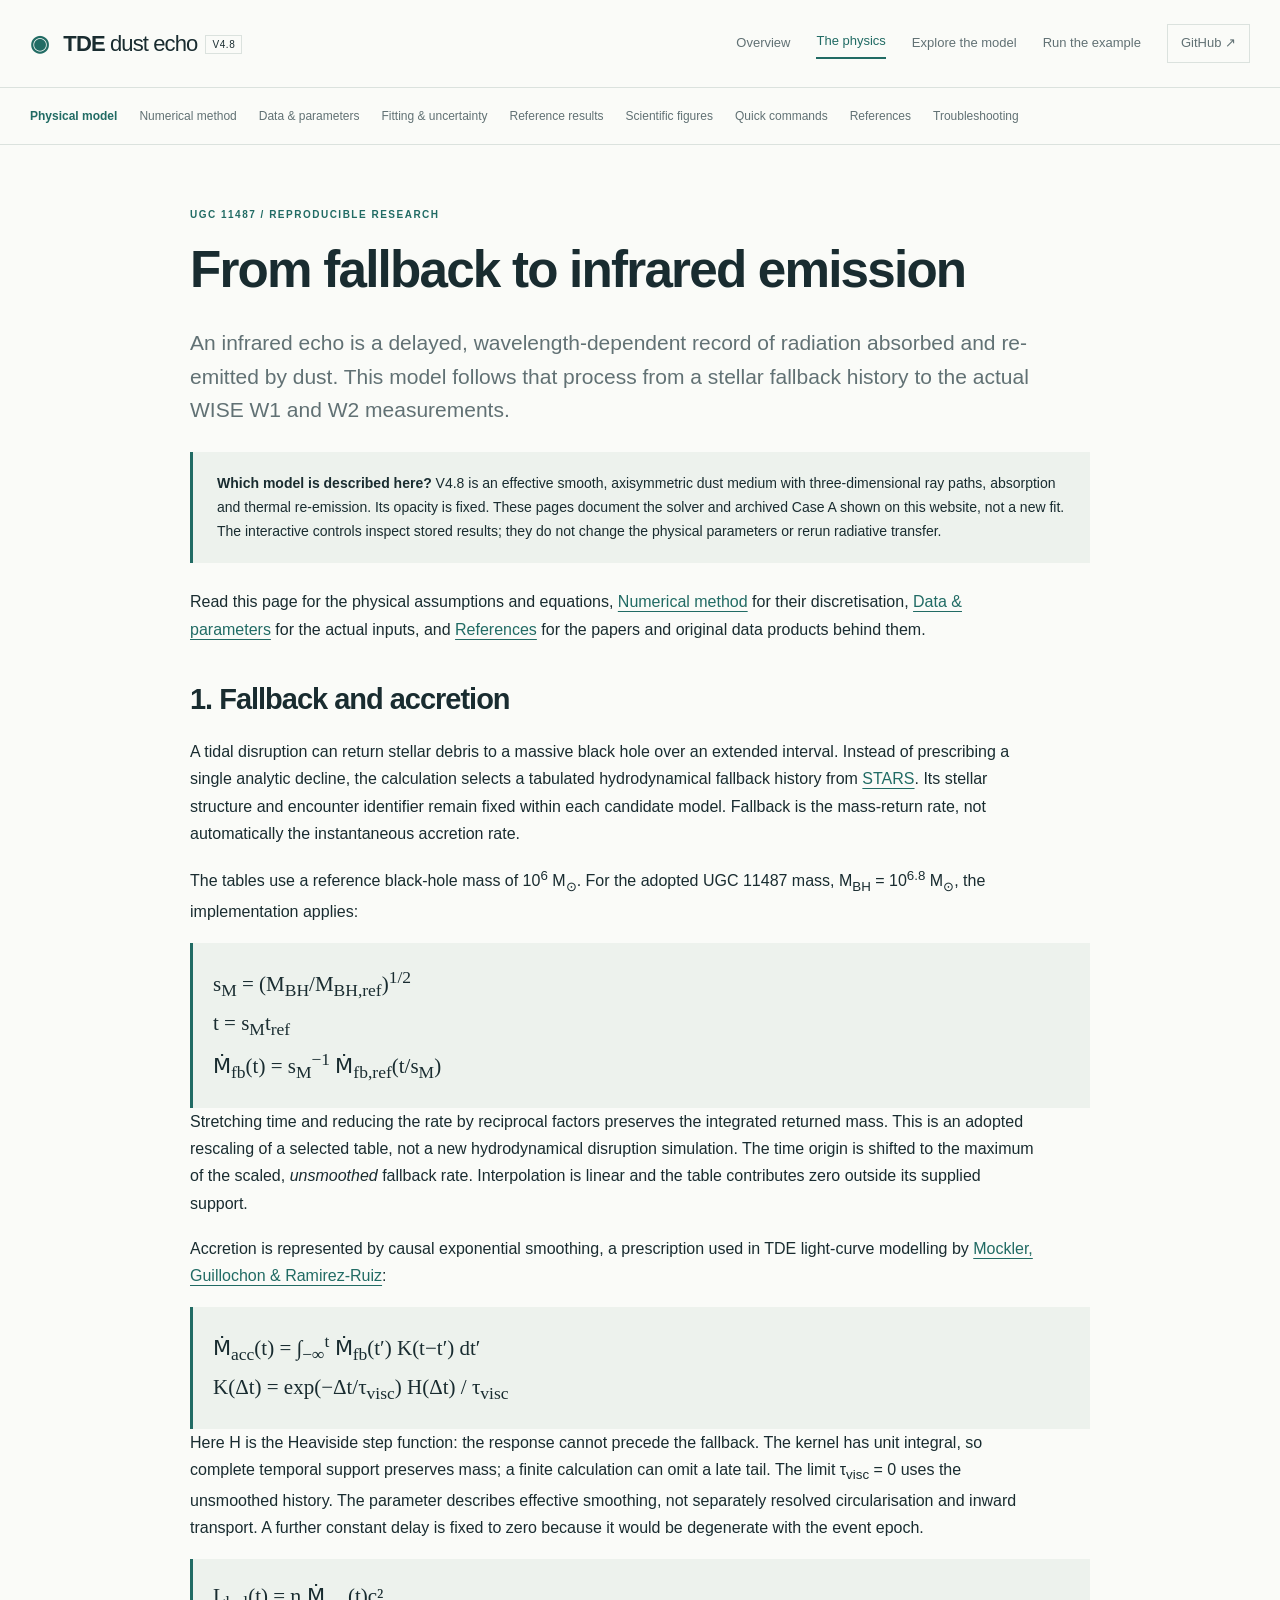
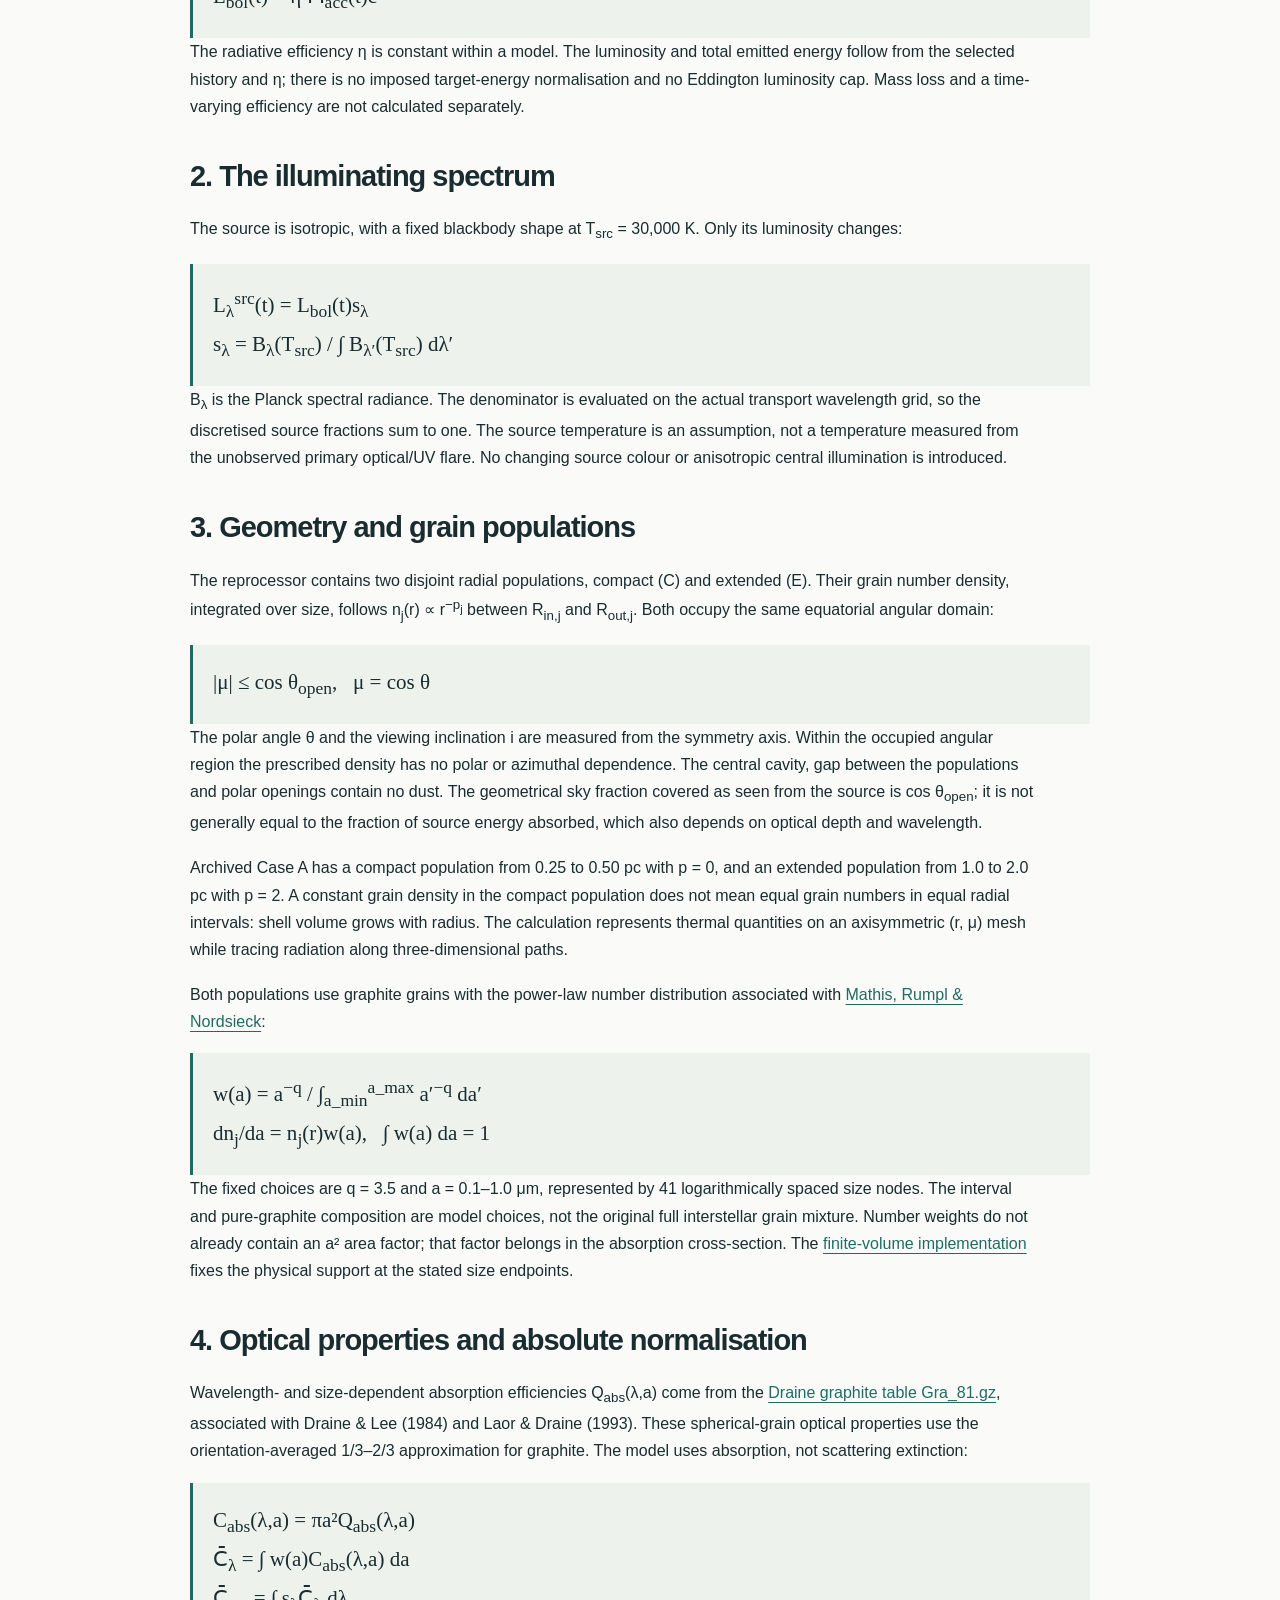
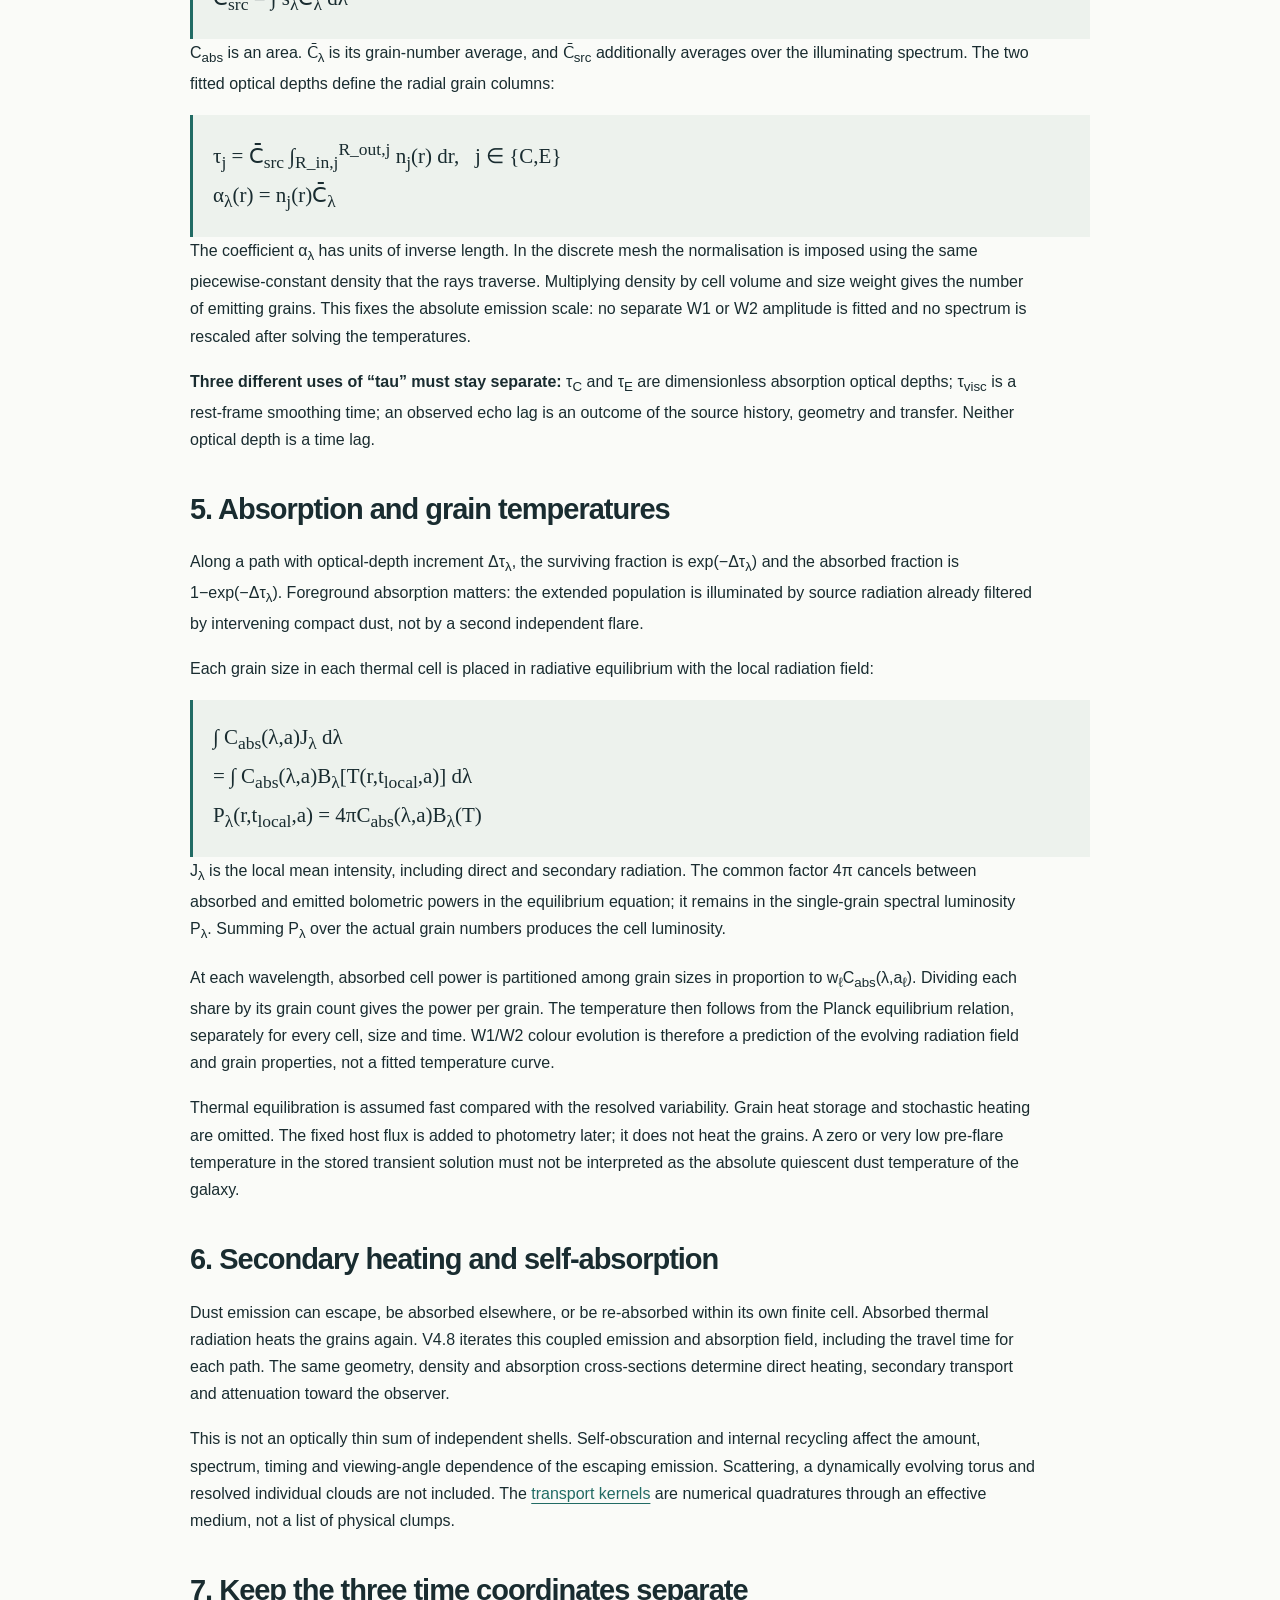
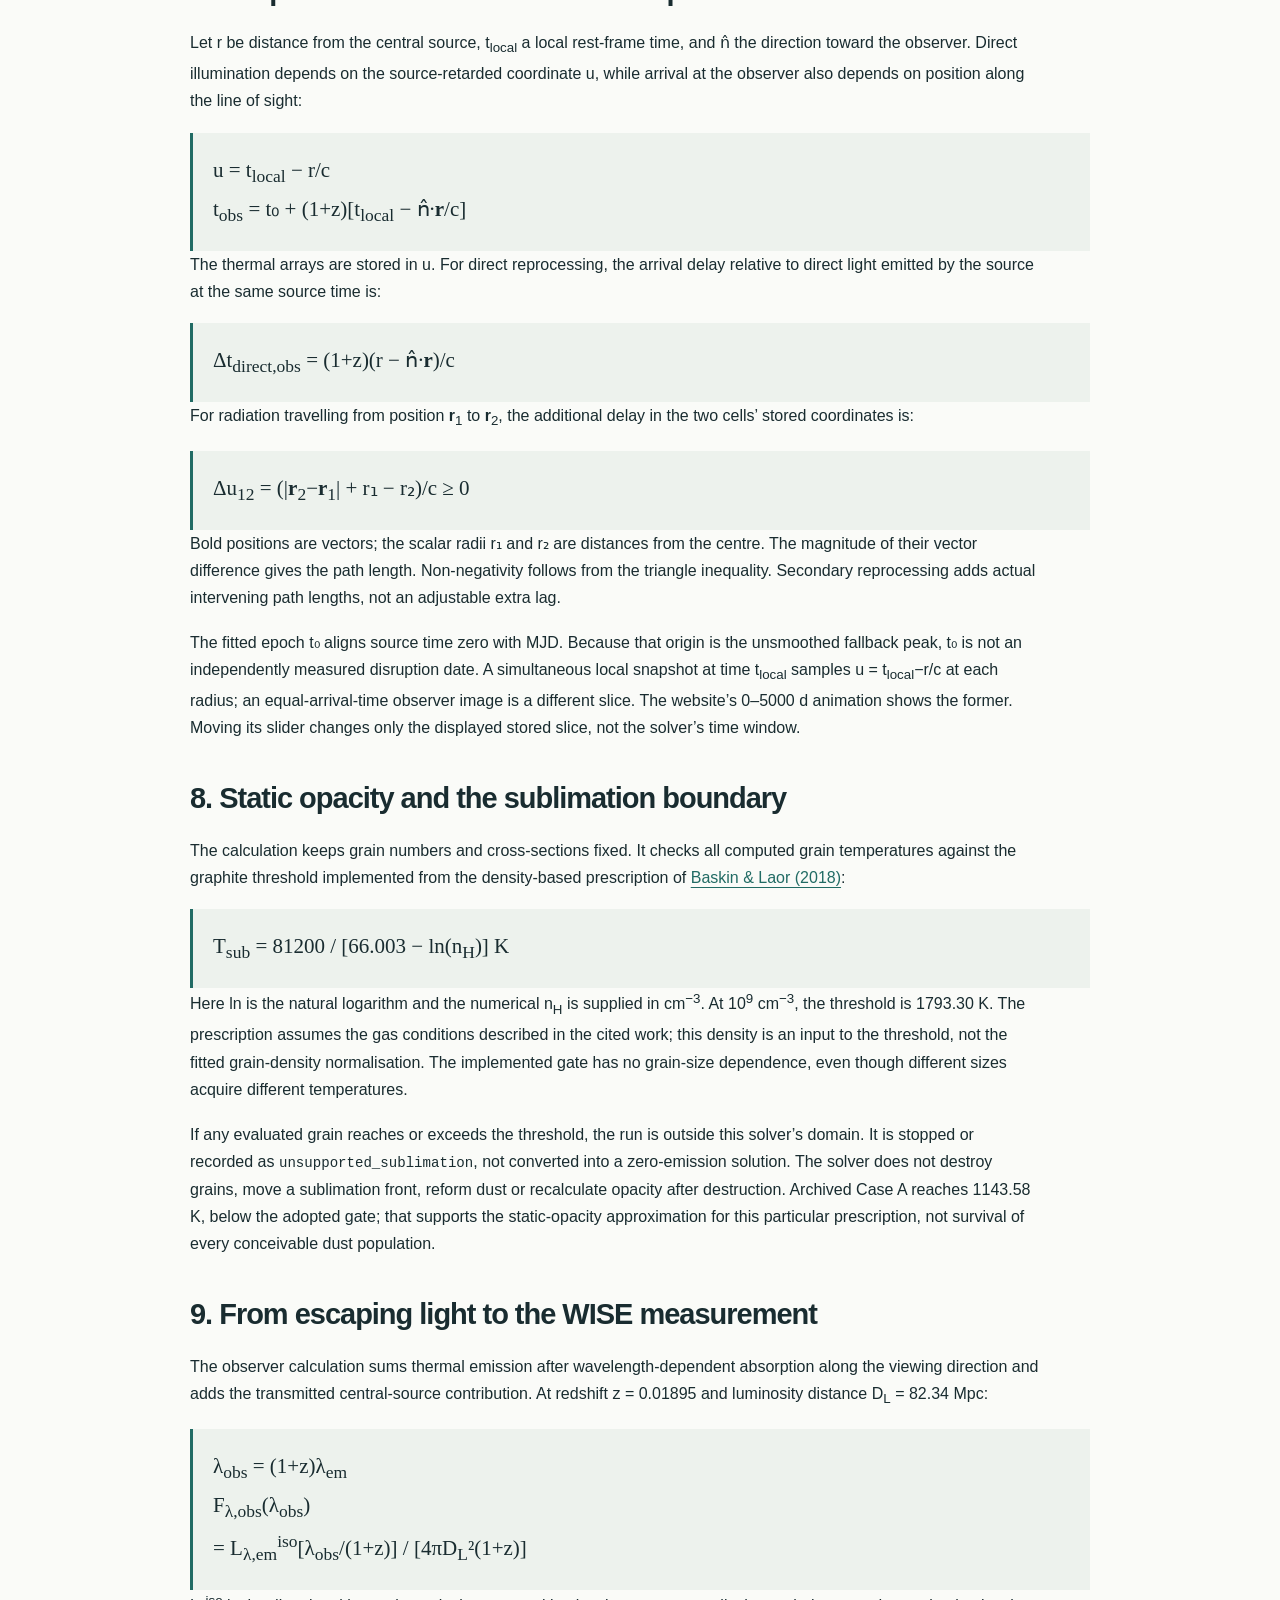
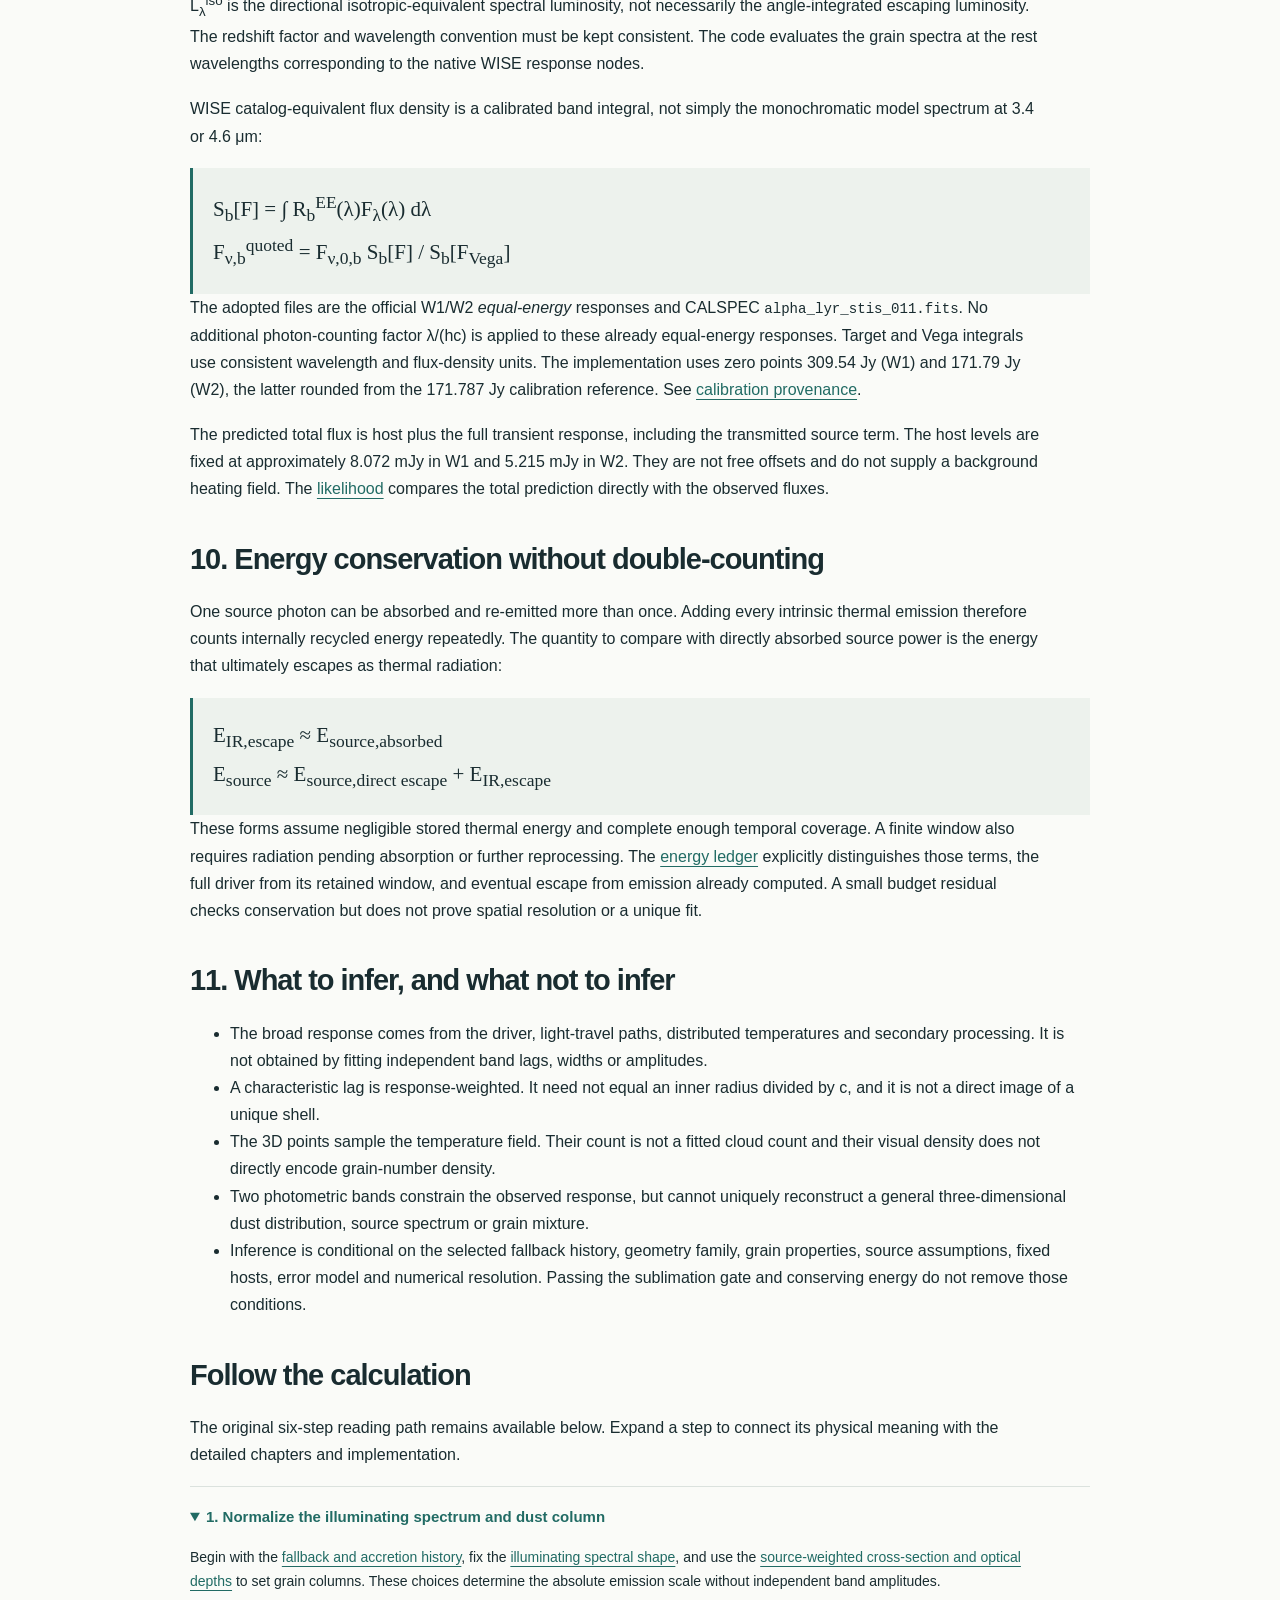
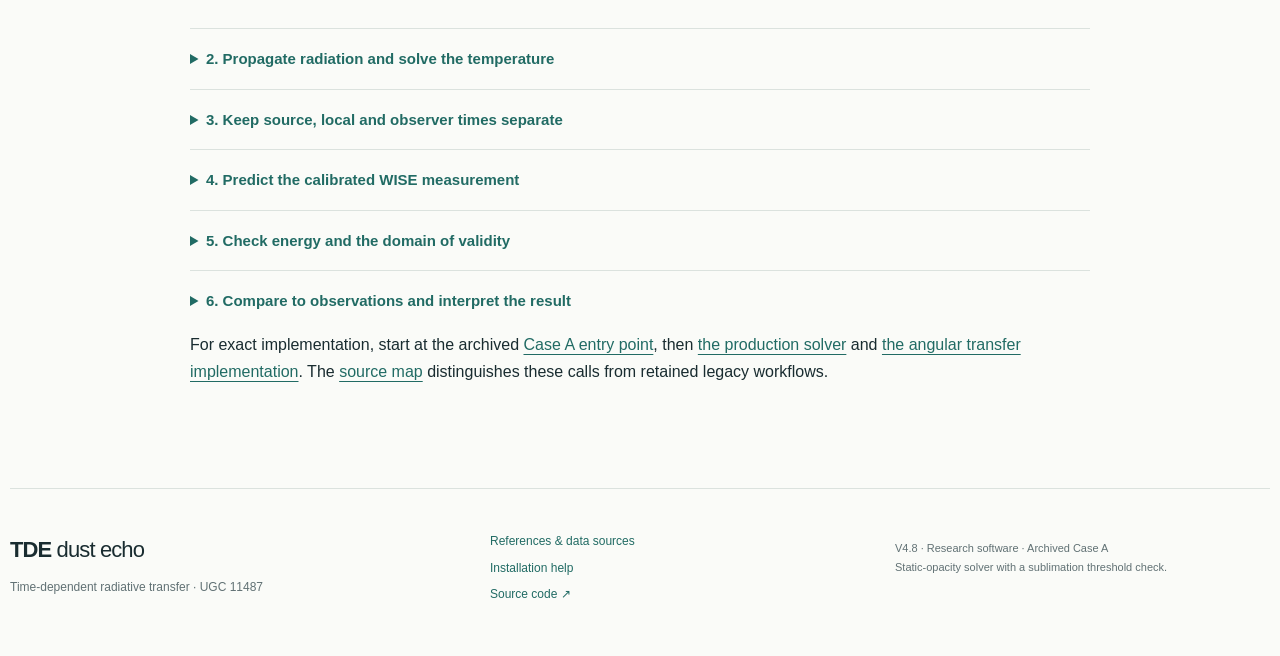
<file: docs/physics.html>
<!doctype html><html lang="en"><head><meta charset="utf-8"><meta name="viewport" content="width=device-width,initial-scale=1"><title>From fallback to infrared emission · UGC dust echo</title><link rel="stylesheet" href="style.css"></head><body><a class="skip" href="#main">Skip to content</a><header class="site-header"><a class="wordmark" href="index.html"><span class="brand-orbit" aria-hidden="true">◉</span> TDE <span>dust echo</span><small>V4.8</small></a><nav aria-label="Main navigation"><a href="index.html">Overview</a><a href="physics.html">The physics</a><a href="explore.html">Explore the model</a><a href="walkthrough.html">Run the example</a><a class="repo-link" href="https://github.com/OlenaKompaniiets/tde-dust-echo">GitHub ↗</a></nav></header><nav class="chapter-nav" aria-label="Documentation chapters"><a href="physics.html" aria-current="page">Physical model</a><a href="numerics.html">Numerical method</a><a href="inputs.html">Data & parameters</a><a href="fitting.html">Fitting & uncertainty</a><a href="results.html">Reference results</a><a href="figures.html">Scientific figures</a><a href="quickstart.html">Quick commands</a><a href="references.html">References</a><a href="publishing.html">Troubleshooting</a></nav><main id="main" class="document reading">
<div class="eyebrow">UGC 11487 / reproducible research</div>
<h1>From fallback to infrared emission</h1>
<p class="lead">An infrared echo is a delayed, wavelength-dependent record of radiation absorbed and re-emitted by dust. This model follows that process from a stellar fallback history to the actual WISE W1 and W2 measurements.</p>
<div class="callout"><strong>Which model is described here?</strong> V4.8 is an effective smooth, axisymmetric dust medium with three-dimensional ray paths, absorption and thermal re-emission. Its opacity is fixed. These pages document the solver and archived Case A shown on this website, not a new fit. The interactive controls inspect stored results; they do not change the physical parameters or rerun radiative transfer.</div>
<p>Read this page for the physical assumptions and equations, <a href="numerics.html">Numerical method</a> for their discretisation, <a href="inputs.html">Data &amp; parameters</a> for the actual inputs, and <a href="references.html">References</a> for the papers and original data products behind them.</p>

<h2 id="driver">1. Fallback and accretion</h2>
<p>A tidal disruption can return stellar debris to a massive black hole over an extended interval. Instead of prescribing a single analytic decline, the calculation selects a tabulated hydrodynamical fallback history from <a href="references.html#stars">STARS</a>. Its stellar structure and encounter identifier remain fixed within each candidate model. Fallback is the mass-return rate, not automatically the instantaneous accretion rate.</p>
<p>The tables use a reference black-hole mass of 10<sup>6</sup> M<sub>⊙</sub>. For the adopted UGC 11487 mass, M<sub>BH</sub> = 10<sup>6.8</sup> M<sub>⊙</sub>, the implementation applies:</p>
<div class="equation">s<sub>M</sub> = (M<sub>BH</sub>/M<sub>BH,ref</sub>)<sup>1/2</sup><br>t = s<sub>M</sub>t<sub>ref</sub><br>Ṁ<sub>fb</sub>(t) = s<sub>M</sub><sup>−1</sup> Ṁ<sub>fb,ref</sub>(t/s<sub>M</sub>)</div>
<p>Stretching time and reducing the rate by reciprocal factors preserves the integrated returned mass. This is an adopted rescaling of a selected table, not a new hydrodynamical disruption simulation. The time origin is shifted to the maximum of the scaled, <em>unsmoothed</em> fallback rate. Interpolation is linear and the table contributes zero outside its supplied support.</p>
<p>Accretion is represented by causal exponential smoothing, a prescription used in TDE light-curve modelling by <a href="references.html#mockler">Mockler, Guillochon &amp; Ramirez-Ruiz</a>:</p>
<div class="equation">Ṁ<sub>acc</sub>(t) = ∫<sub>−∞</sub><sup>t</sup> Ṁ<sub>fb</sub>(t′) K(t−t′) dt′<br>K(Δt) = exp(−Δt/τ<sub>visc</sub>) H(Δt) / τ<sub>visc</sub></div>
<p>Here H is the Heaviside step function: the response cannot precede the fallback. The kernel has unit integral, so complete temporal support preserves mass; a finite calculation can omit a late tail. The limit τ<sub>visc</sub> = 0 uses the unsmoothed history. The parameter describes effective smoothing, not separately resolved circularisation and inward transport. A further constant delay is fixed to zero because it would be degenerate with the event epoch.</p>
<div class="equation">L<sub>bol</sub>(t) = η Ṁ<sub>acc</sub>(t)c²</div>
<p>The radiative efficiency η is constant within a model. The luminosity and total emitted energy follow from the selected history and η; there is no imposed target-energy normalisation and no Eddington luminosity cap. Mass loss and a time-varying efficiency are not calculated separately.</p>
<h2 id="source">2. The illuminating spectrum</h2>
<p>The source is isotropic, with a fixed blackbody shape at T<sub>src</sub> = 30,000 K. Only its luminosity changes:</p>
<div class="equation">L<sub>λ</sub><sup>src</sup>(t) = L<sub>bol</sub>(t)s<sub>λ</sub><br>s<sub>λ</sub> = B<sub>λ</sub>(T<sub>src</sub>) / ∫ B<sub>λ′</sub>(T<sub>src</sub>) dλ′</div>
<p>B<sub>λ</sub> is the Planck spectral radiance. The denominator is evaluated on the actual transport wavelength grid, so the discretised source fractions sum to one. The source temperature is an assumption, not a temperature measured from the unobserved primary optical/UV flare. No changing source colour or anisotropic central illumination is introduced.</p>
<h2 id="geometry">3. Geometry and grain populations</h2>
<p>The reprocessor contains two disjoint radial populations, compact (C) and extended (E). Their grain number density, integrated over size, follows n<sub>j</sub>(r) ∝ r<sup>−p<sub>j</sub></sup> between R<sub>in,j</sub> and R<sub>out,j</sub>. Both occupy the same equatorial angular domain:</p>
<div class="equation">|μ| ≤ cos θ<sub>open</sub>, &nbsp; μ = cos θ</div>
<p>The polar angle θ and the viewing inclination i are measured from the symmetry axis. Within the occupied angular region the prescribed density has no polar or azimuthal dependence. The central cavity, gap between the populations and polar openings contain no dust. The geometrical sky fraction covered as seen from the source is cos θ<sub>open</sub>; it is not generally equal to the fraction of source energy absorbed, which also depends on optical depth and wavelength.</p>
<p>Archived Case A has a compact population from 0.25 to 0.50 pc with p = 0, and an extended population from 1.0 to 2.0 pc with p = 2. A constant grain density in the compact population does not mean equal grain numbers in equal radial intervals: shell volume grows with radius. The calculation represents thermal quantities on an axisymmetric (r, μ) mesh while tracing radiation along three-dimensional paths.</p>
<p>Both populations use graphite grains with the power-law number distribution associated with <a href="references.html#mrn">Mathis, Rumpl &amp; Nordsieck</a>:</p>
<div class="equation">w(a) = a<sup>−q</sup> / ∫<sub>a_min</sub><sup>a_max</sup> a′<sup>−q</sup> da′<br>dn<sub>j</sub>/da = n<sub>j</sub>(r)w(a), &nbsp; ∫ w(a) da = 1</div>
<p>The fixed choices are q = 3.5 and a = 0.1–1.0 μm, represented by 41 logarithmically spaced size nodes. The interval and pure-graphite composition are model choices, not the original full interstellar grain mixture. Number weights do not already contain an a² area factor; that factor belongs in the absorption cross-section. The <a href="numerics.html#mesh">finite-volume implementation</a> fixes the physical support at the stated size endpoints.</p>
<h2 id="opacity">4. Optical properties and absolute normalisation</h2>
<p>Wavelength- and size-dependent absorption efficiencies Q<sub>abs</sub>(λ,a) come from the <a href="references.html#draine-tables">Draine graphite table Gra_81.gz</a>, associated with Draine &amp; Lee (1984) and Laor &amp; Draine (1993). These spherical-grain optical properties use the orientation-averaged 1/3–2/3 approximation for graphite. The model uses absorption, not scattering extinction:</p>
<div class="equation">C<sub>abs</sub>(λ,a) = πa²Q<sub>abs</sub>(λ,a)<br>C̄<sub>λ</sub> = ∫ w(a)C<sub>abs</sub>(λ,a) da<br>C̄<sub>src</sub> = ∫ s<sub>λ</sub>C̄<sub>λ</sub> dλ</div>
<p>C<sub>abs</sub> is an area. C̄<sub>λ</sub> is its grain-number average, and C̄<sub>src</sub> additionally averages over the illuminating spectrum. The two fitted optical depths define the radial grain columns:</p>
<div class="equation">τ<sub>j</sub> = C̄<sub>src</sub> ∫<sub>R_in,j</sub><sup>R_out,j</sup> n<sub>j</sub>(r) dr, &nbsp; j ∈ {C,E}<br>α<sub>λ</sub>(r) = n<sub>j</sub>(r)C̄<sub>λ</sub></div>
<p>The coefficient α<sub>λ</sub> has units of inverse length. In the discrete mesh the normalisation is imposed using the same piecewise-constant density that the rays traverse. Multiplying density by cell volume and size weight gives the number of emitting grains. This fixes the absolute emission scale: no separate W1 or W2 amplitude is fitted and no spectrum is rescaled after solving the temperatures.</p>
<p><strong>Three different uses of “tau” must stay separate:</strong> τ<sub>C</sub> and τ<sub>E</sub> are dimensionless absorption optical depths; τ<sub>visc</sub> is a rest-frame smoothing time; an observed echo lag is an outcome of the source history, geometry and transfer. Neither optical depth is a time lag.</p>
<h2 id="heating">5. Absorption and grain temperatures</h2>
<p>Along a path with optical-depth increment Δτ<sub>λ</sub>, the surviving fraction is exp(−Δτ<sub>λ</sub>) and the absorbed fraction is 1−exp(−Δτ<sub>λ</sub>). Foreground absorption matters: the extended population is illuminated by source radiation already filtered by intervening compact dust, not by a second independent flare.</p>
<p>Each grain size in each thermal cell is placed in radiative equilibrium with the local radiation field:</p>
<div class="equation">∫ C<sub>abs</sub>(λ,a)J<sub>λ</sub> dλ<br>= ∫ C<sub>abs</sub>(λ,a)B<sub>λ</sub>[T(r,t<sub>local</sub>,a)] dλ<br>P<sub>λ</sub>(r,t<sub>local</sub>,a) = 4πC<sub>abs</sub>(λ,a)B<sub>λ</sub>(T)</div>
<p>J<sub>λ</sub> is the local mean intensity, including direct and secondary radiation. The common factor 4π cancels between absorbed and emitted bolometric powers in the equilibrium equation; it remains in the single-grain spectral luminosity P<sub>λ</sub>. Summing P<sub>λ</sub> over the actual grain numbers produces the cell luminosity.</p>
<p>At each wavelength, absorbed cell power is partitioned among grain sizes in proportion to w<sub>ℓ</sub>C<sub>abs</sub>(λ,a<sub>ℓ</sub>). Dividing each share by its grain count gives the power per grain. The temperature then follows from the Planck equilibrium relation, separately for every cell, size and time. W1/W2 colour evolution is therefore a prediction of the evolving radiation field and grain properties, not a fitted temperature curve.</p>
<p>Thermal equilibration is assumed fast compared with the resolved variability. Grain heat storage and stochastic heating are omitted. The fixed host flux is added to photometry later; it does not heat the grains. A zero or very low pre-flare temperature in the stored transient solution must not be interpreted as the absolute quiescent dust temperature of the galaxy.</p>
<h2 id="secondary">6. Secondary heating and self-absorption</h2>
<p>Dust emission can escape, be absorbed elsewhere, or be re-absorbed within its own finite cell. Absorbed thermal radiation heats the grains again. V4.8 iterates this coupled emission and absorption field, including the travel time for each path. The same geometry, density and absorption cross-sections determine direct heating, secondary transport and attenuation toward the observer.</p>
<p>This is not an optically thin sum of independent shells. Self-obscuration and internal recycling affect the amount, spectrum, timing and viewing-angle dependence of the escaping emission. Scattering, a dynamically evolving torus and resolved individual clouds are not included. The <a href="numerics.html#kernels">transport kernels</a> are numerical quadratures through an effective medium, not a list of physical clumps.</p>
<h2 id="times">7. Keep the three time coordinates separate</h2>
<p>Let r be distance from the central source, t<sub>local</sub> a local rest-frame time, and n̂ the direction toward the observer. Direct illumination depends on the source-retarded coordinate u, while arrival at the observer also depends on position along the line of sight:</p>
<div class="equation">u = t<sub>local</sub> − r/c<br>t<sub>obs</sub> = t₀ + (1+z)[t<sub>local</sub> − n̂·<strong>r</strong>/c]</div>
<p>The thermal arrays are stored in u. For direct reprocessing, the arrival delay relative to direct light emitted by the source at the same source time is:</p>
<div class="equation">Δt<sub>direct,obs</sub> = (1+z)(r − n̂·<strong>r</strong>)/c</div>
<p>For radiation travelling from position <strong>r</strong><sub>1</sub> to <strong>r</strong><sub>2</sub>, the additional delay in the two cells’ stored coordinates is:</p>
<div class="equation">Δu<sub>12</sub> = (|<strong>r</strong><sub>2</sub>−<strong>r</strong><sub>1</sub>| + r₁ − r₂)/c ≥ 0</div>
<p>Bold positions are vectors; the scalar radii r₁ and r₂ are distances from the centre. The magnitude of their vector difference gives the path length. Non-negativity follows from the triangle inequality. Secondary reprocessing adds actual intervening path lengths, not an adjustable extra lag.</p>
<p>The fitted epoch t₀ aligns source time zero with MJD. Because that origin is the unsmoothed fallback peak, t₀ is not an independently measured disruption date. A simultaneous local snapshot at time t<sub>local</sub> samples u = t<sub>local</sub>−r/c at each radius; an equal-arrival-time observer image is a different slice. The website’s 0–5000 d animation shows the former. Moving its slider changes only the displayed stored slice, not the solver’s time window.</p>
<h2 id="sublimation">8. Static opacity and the sublimation boundary</h2>
<p>The calculation keeps grain numbers and cross-sections fixed. It checks all computed grain temperatures against the graphite threshold implemented from the density-based prescription of <a href="references.html#baskin">Baskin &amp; Laor (2018)</a>:</p>
<div class="equation">T<sub>sub</sub> = 81200 / [66.003 − ln(n<sub>H</sub>)] K</div>
<p>Here ln is the natural logarithm and the numerical n<sub>H</sub> is supplied in cm<sup>−3</sup>. At 10<sup>9</sup> cm<sup>−3</sup>, the threshold is 1793.30 K. The prescription assumes the gas conditions described in the cited work; this density is an input to the threshold, not the fitted grain-density normalisation. The implemented gate has no grain-size dependence, even though different sizes acquire different temperatures.</p>
<p>If any evaluated grain reaches or exceeds the threshold, the run is outside this solver’s domain. It is stopped or recorded as <code>unsupported_sublimation</code>, not converted into a zero-emission solution. The solver does not destroy grains, move a sublimation front, reform dust or recalculate opacity after destruction. Archived Case A reaches 1143.58 K, below the adopted gate; that supports the static-opacity approximation for this particular prescription, not survival of every conceivable dust population.</p>
<h2 id="photometry">9. From escaping light to the WISE measurement</h2>
<p>The observer calculation sums thermal emission after wavelength-dependent absorption along the viewing direction and adds the transmitted central-source contribution. At redshift z = 0.01895 and luminosity distance D<sub>L</sub> = 82.34 Mpc:</p>
<div class="equation">λ<sub>obs</sub> = (1+z)λ<sub>em</sub><br>F<sub>λ,obs</sub>(λ<sub>obs</sub>)<br>= L<sub>λ,em</sub><sup>iso</sup>[λ<sub>obs</sub>/(1+z)] / [4πD<sub>L</sub>²(1+z)]</div>
<p>L<sub>λ</sub><sup>iso</sup> is the directional isotropic-equivalent spectral luminosity, not necessarily the angle-integrated escaping luminosity. The redshift factor and wavelength convention must be kept consistent. The code evaluates the grain spectra at the rest wavelengths corresponding to the native WISE response nodes.</p>
<p>WISE catalog-equivalent flux density is a calibrated band integral, not simply the monochromatic model spectrum at 3.4 or 4.6 μm:</p>
<div class="equation">S<sub>b</sub>[F] = ∫ R<sub>b</sub><sup>EE</sup>(λ)F<sub>λ</sub>(λ) dλ<br>F<sub>ν,b</sub><sup>quoted</sup> = F<sub>ν,0,b</sub> S<sub>b</sub>[F] / S<sub>b</sub>[F<sub>Vega</sub>]</div>
<p>The adopted files are the official W1/W2 <em>equal-energy</em> responses and CALSPEC <code>alpha_lyr_stis_011.fits</code>. No additional photon-counting factor λ/(hc) is applied to these already equal-energy responses. Target and Vega integrals use consistent wavelength and flux-density units. The implementation uses zero points 309.54 Jy (W1) and 171.79 Jy (W2), the latter rounded from the 171.787 Jy calibration reference. See <a href="references.html#wise">calibration provenance</a>.</p>
<p>The predicted total flux is host plus the full transient response, including the transmitted source term. The host levels are fixed at approximately 8.072 mJy in W1 and 5.215 mJy in W2. They are not free offsets and do not supply a background heating field. The <a href="fitting.html#objective">likelihood</a> compares the total prediction directly with the observed fluxes.</p>
<h2 id="energy">10. Energy conservation without double-counting</h2>
<p>One source photon can be absorbed and re-emitted more than once. Adding every intrinsic thermal emission therefore counts internally recycled energy repeatedly. The quantity to compare with directly absorbed source power is the energy that ultimately escapes as thermal radiation:</p>
<div class="equation">E<sub>IR,escape</sub> ≈ E<sub>source,absorbed</sub><br>E<sub>source</sub> ≈ E<sub>source,direct escape</sub> + E<sub>IR,escape</sub></div>
<p>These forms assume negligible stored thermal energy and complete enough temporal coverage. A finite window also requires radiation pending absorption or further reprocessing. The <a href="numerics.html#ledger">energy ledger</a> explicitly distinguishes those terms, the full driver from its retained window, and eventual escape from emission already computed. A small budget residual checks conservation but does not prove spatial resolution or a unique fit.</p>
<h2 id="interpretation">11. What to infer, and what not to infer</h2>
<ul><li>The broad response comes from the driver, light-travel paths, distributed temperatures and secondary processing. It is not obtained by fitting independent band lags, widths or amplitudes.</li><li>A characteristic lag is response-weighted. It need not equal an inner radius divided by c, and it is not a direct image of a unique shell.</li><li>The 3D points sample the temperature field. Their count is not a fitted cloud count and their visual density does not directly encode grain-number density.</li><li>Two photometric bands constrain the observed response, but cannot uniquely reconstruct a general three-dimensional dust distribution, source spectrum or grain mixture.</li><li>Inference is conditional on the selected fallback history, geometry family, grain properties, source assumptions, fixed hosts, error model and numerical resolution. Passing the sublimation gate and conserving energy do not remove those conditions.</li></ul>
<h2 id="follow-calculation">Follow the calculation</h2>
<p>The original six-step reading path remains available below. Expand a step to connect its physical meaning with the detailed chapters and implementation.</p>
<details open><summary>1. Normalize the illuminating spectrum and dust column</summary><p>Begin with the <a href="#driver">fallback and accretion history</a>, fix the <a href="#source">illuminating spectral shape</a>, and use the <a href="#opacity">source-weighted cross-section and optical depths</a> to set grain columns. These choices determine the absolute emission scale without independent band amplitudes.</p></details>
<details><summary>2. Propagate radiation and solve the temperature</summary><p>Trace <a href="#heating">absorption and individual-grain equilibrium</a>, then iterate <a href="#secondary">secondary heating</a>. The numerical counterparts are <a href="numerics.html#kernels">the path kernels</a> and <a href="numerics.html#thermal">the nonlinear thermal iteration</a>.</p></details>
<details><summary>3. Keep source, local and observer times separate</summary><p>Use the <a href="#times">three time-coordinate definitions</a> when reading thermal snapshots, observer light curves or a fitted event epoch. A simultaneous local snapshot is not an equal-arrival-time observer image.</p></details>
<details><summary>4. Predict the calibrated WISE measurement</summary><p>Apply <a href="#photometry">directional transfer, redshift and Vega-calibrated equal-energy integration</a>, then add the fixed observational host. The exact <a href="references.html#input-files">response curves and spectral standard</a> are part of the model definition.</p></details>
<details><summary>5. Check energy and the domain of validity</summary><p>Check the <a href="#sublimation">sublimation gate</a> separately from <a href="#energy">energy conservation</a>. The <a href="numerics.html#ledger">finite-window ledger</a> distinguishes internal recycling from eventual escape; neither check alone establishes resolution convergence.</p></details>
<details><summary>6. Compare to observations and interpret the result</summary><p>The <a href="fitting.html#objective">objective</a> is joint two-band photometric χ². Read the <a href="fitting.html#parameters">conditional parameter count</a> and <a href="fitting.html#uncertainty">uncertainty limitations</a> alongside the <a href="#interpretation">physical interpretation boundaries</a>.</p></details>
<p>For exact implementation, start at the archived <a href="https://github.com/OlenaKompaniiets/tde-dust-echo/blob/64ff34ff91eae616a36bae28b242add1f4d1d896/tools/run_case_a.py">Case A entry point</a>, then <a href="https://github.com/OlenaKompaniiets/tde-dust-echo/blob/64ff34ff91eae616a36bae28b242add1f4d1d896/V48_LOCAL_PAIR/solver.py">the production solver</a> and <a href="https://github.com/OlenaKompaniiets/tde-dust-echo/blob/64ff34ff91eae616a36bae28b242add1f4d1d896/src/v48_angular_rt.py">the angular transfer implementation</a>. The <a href="references.html#implementation">source map</a> distinguishes these calls from retained legacy workflows.</p>
</main><footer class="site-footer"><div><a class="wordmark" href="index.html">TDE <span>dust echo</span></a><p>Time-dependent radiative transfer · UGC 11487</p></div><div><a href="references.html">References &amp; data sources</a><a href="publishing.html">Installation help</a><a href="https://github.com/OlenaKompaniiets/tde-dust-echo">Source code ↗</a></div><p class="fineprint">V4.8 · Research software · Archived Case A<br>Static-opacity solver with a sublimation threshold check.</p></footer><script src="common.js"></script></body></html>
</file>
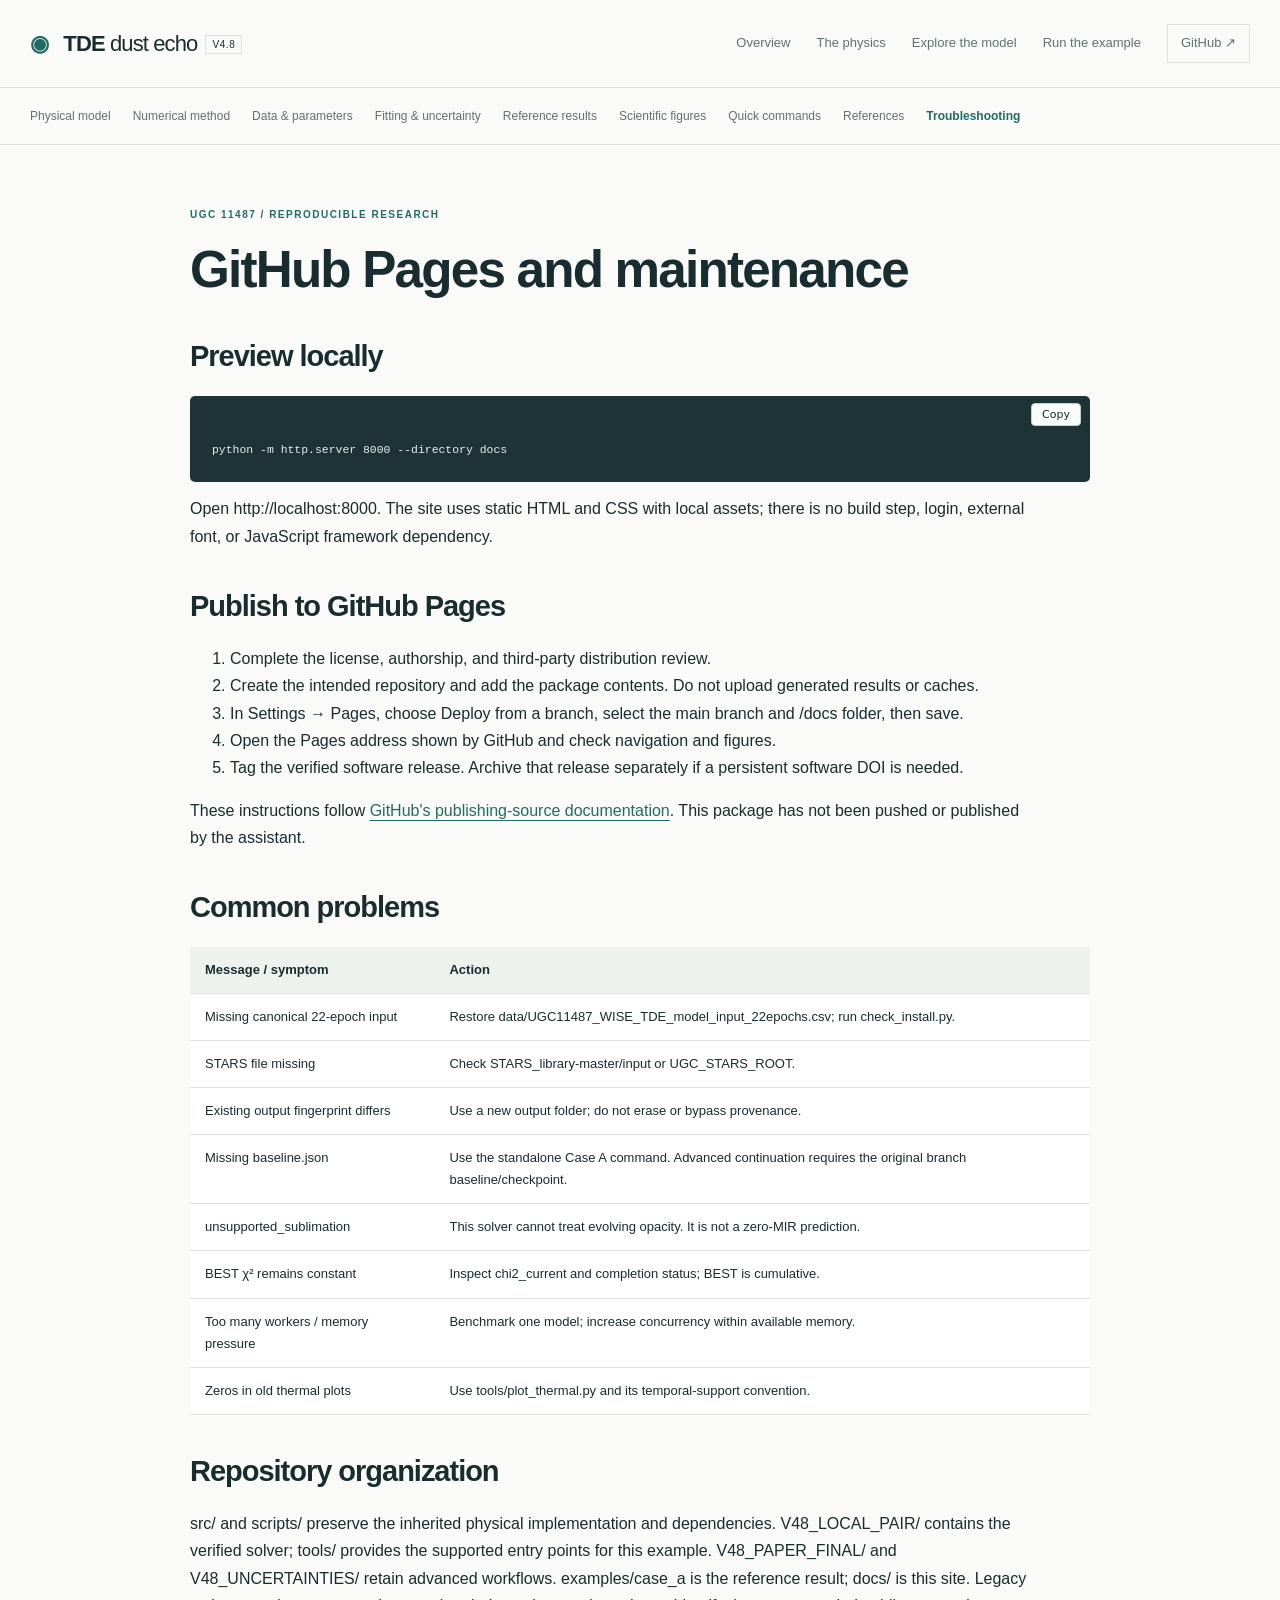
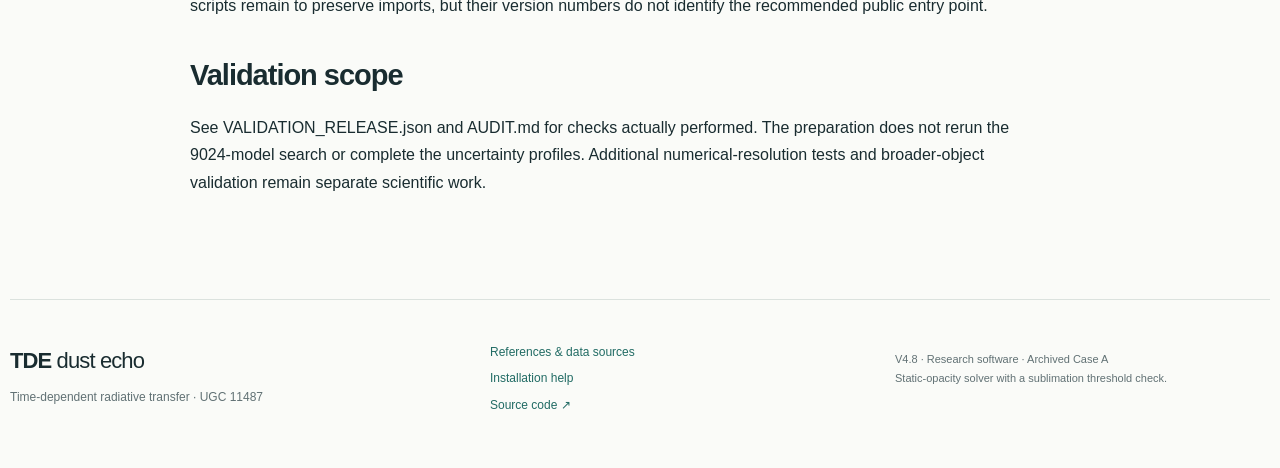
<file: docs/publishing.html>
<!doctype html><html lang="en"><head><meta charset="utf-8"><meta name="viewport" content="width=device-width,initial-scale=1"><title>GitHub Pages and maintenance · UGC dust echo</title><link rel="stylesheet" href="style.css"></head><body><a class="skip" href="#main">Skip to content</a><header class="site-header"><a class="wordmark" href="index.html"><span class="brand-orbit" aria-hidden="true">◉</span> TDE <span>dust echo</span><small>V4.8</small></a><nav aria-label="Main navigation"><a href="index.html">Overview</a><a href="physics.html">The physics</a><a href="explore.html">Explore the model</a><a href="walkthrough.html">Run the example</a><a class="repo-link" href="https://github.com/OlenaKompaniiets/tde-dust-echo">GitHub ↗</a></nav></header><nav class="chapter-nav" aria-label="Documentation chapters"><a href="physics.html">Physical model</a><a href="numerics.html">Numerical method</a><a href="inputs.html">Data & parameters</a><a href="fitting.html">Fitting & uncertainty</a><a href="results.html">Reference results</a><a href="figures.html">Scientific figures</a><a href="quickstart.html">Quick commands</a><a href="references.html">References</a><a href="publishing.html" aria-current="page">Troubleshooting</a></nav><main id="main" class="document reading"><div class="eyebrow">UGC 11487 / reproducible research</div><h1>GitHub Pages and maintenance</h1><h2>Preview locally</h2><pre><code>python -m http.server 8000 --directory docs</code></pre><p>Open http://localhost:8000. The site uses static HTML and CSS with local assets; there is no build step, login, external font, or JavaScript framework dependency.</p><h2>Publish to GitHub Pages</h2><ol><li>Complete the license, authorship, and third-party distribution review.</li><li>Create the intended repository and add the package contents. Do not upload generated results or caches.</li><li>In Settings → Pages, choose Deploy from a branch, select the main branch and /docs folder, then save.</li><li>Open the Pages address shown by GitHub and check navigation and figures.</li><li>Tag the verified software release. Archive that release separately if a persistent software DOI is needed.</li></ol><p>These instructions follow <a href="https://docs.github.com/en/pages/getting-started-with-github-pages/configuring-a-publishing-source-for-your-github-pages-site">GitHub's publishing-source documentation</a>. This package has not been pushed or published by the assistant.</p><h2>Common problems</h2><div class="table"><table><thead><tr><th>Message / symptom</th><th>Action</th></tr></thead><tbody><tr><td>Missing canonical 22-epoch input</td><td>Restore data/UGC11487_WISE_TDE_model_input_22epochs.csv; run check_install.py.</td></tr><tr><td>STARS file missing</td><td>Check STARS_library-master/input or UGC_STARS_ROOT.</td></tr><tr><td>Existing output fingerprint differs</td><td>Use a new output folder; do not erase or bypass provenance.</td></tr><tr><td>Missing baseline.json</td><td>Use the standalone Case A command. Advanced continuation requires the original branch baseline/checkpoint.</td></tr><tr><td>unsupported_sublimation</td><td>This solver cannot treat evolving opacity. It is not a zero-MIR prediction.</td></tr><tr><td>BEST χ² remains constant</td><td>Inspect chi2_current and completion status; BEST is cumulative.</td></tr><tr><td>Too many workers / memory pressure</td><td>Benchmark one model; increase concurrency within available memory.</td></tr><tr><td>Zeros in old thermal plots</td><td>Use tools/plot_thermal.py and its temporal-support convention.</td></tr></tbody></table></div><h2>Repository organization</h2><p>src/ and scripts/ preserve the inherited physical implementation and dependencies. V48_LOCAL_PAIR/ contains the verified solver; tools/ provides the supported entry points for this example. V48_PAPER_FINAL/ and V48_UNCERTAINTIES/ retain advanced workflows. examples/case_a is the reference result; docs/ is this site. Legacy scripts remain to preserve imports, but their version numbers do not identify the recommended public entry point.</p><h2>Validation scope</h2><p>See VALIDATION_RELEASE.json and AUDIT.md for checks actually performed. The preparation does not rerun the 9024-model search or complete the uncertainty profiles. Additional numerical-resolution tests and broader-object validation remain separate scientific work.</p></main><footer class="site-footer"><div><a class="wordmark" href="index.html">TDE <span>dust echo</span></a><p>Time-dependent radiative transfer · UGC 11487</p></div><div><a href="references.html">References &amp; data sources</a><a href="publishing.html">Installation help</a><a href="https://github.com/OlenaKompaniiets/tde-dust-echo">Source code ↗</a></div><p class="fineprint">V4.8 · Research software · Archived Case A<br>Static-opacity solver with a sublimation threshold check.</p></footer><script src="common.js"></script></body></html>
</file>
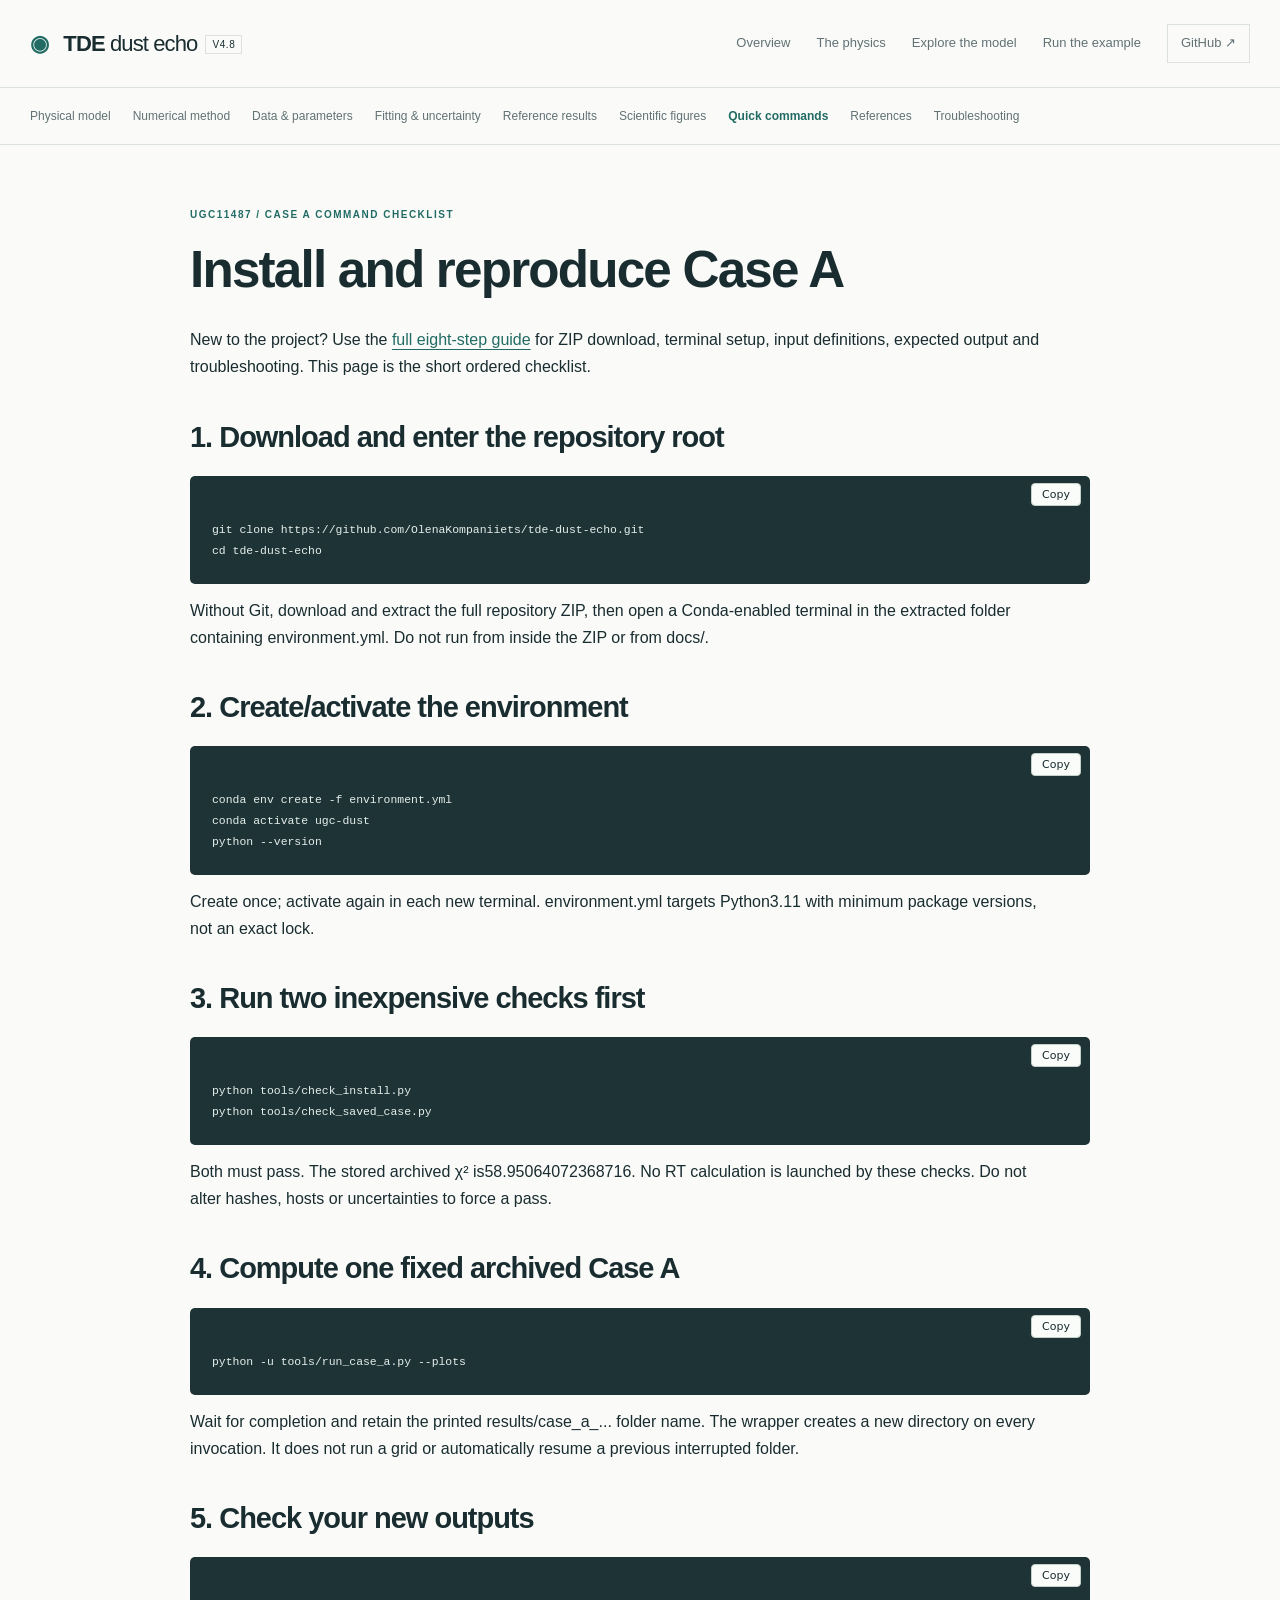
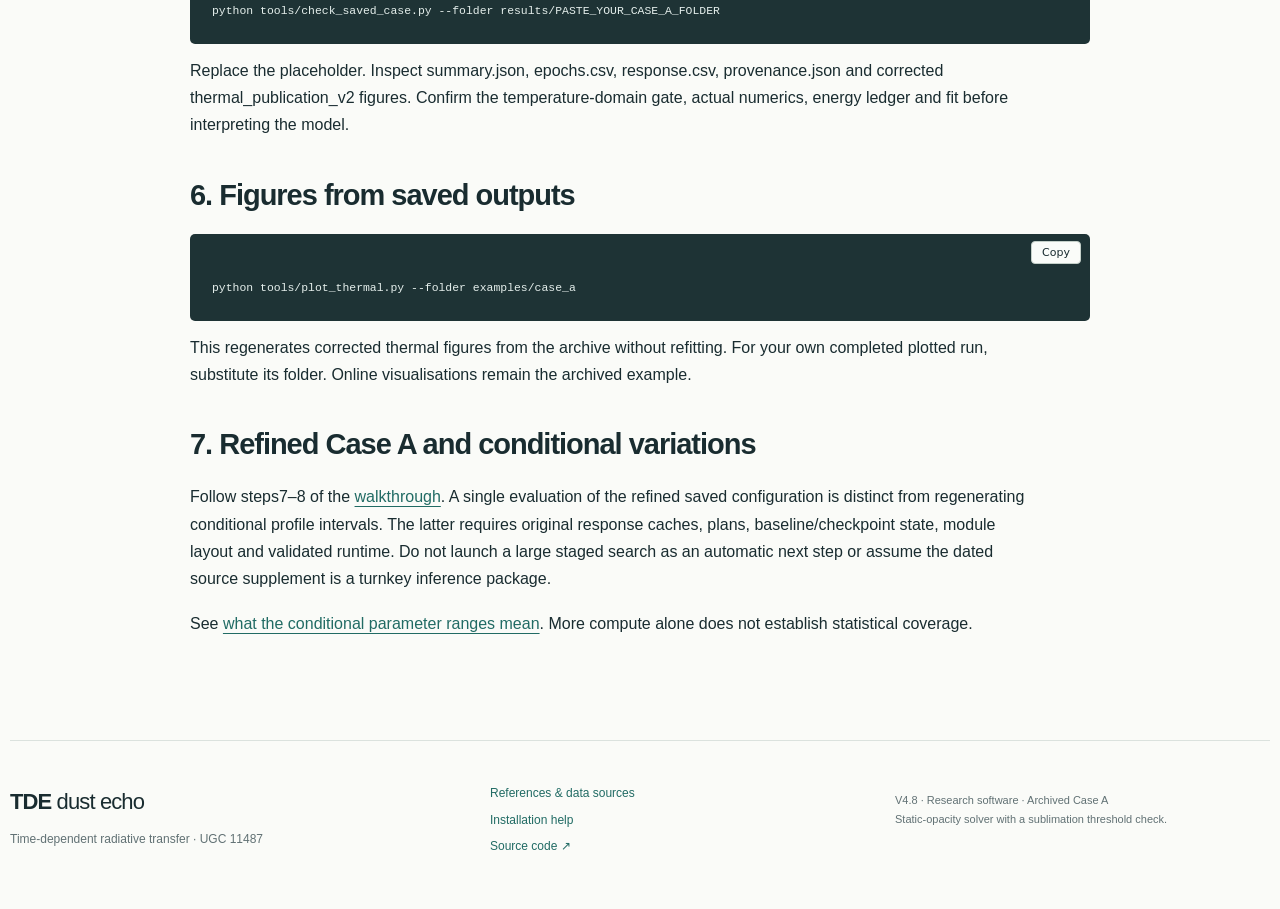
<file: docs/quickstart.html>
<!doctype html><html lang="en"><head><meta charset="utf-8"><meta name="viewport" content="width=device-width,initial-scale=1"><title>Install and reproduce Case A · UGC dust echo</title><link rel="stylesheet" href="style.css"></head><body><a class="skip" href="#main">Skip to content</a><header class="site-header"><a class="wordmark" href="index.html"><span class="brand-orbit" aria-hidden="true">◉</span> TDE <span>dust echo</span><small>V4.8</small></a><nav aria-label="Main navigation"><a href="index.html">Overview</a><a href="physics.html">The physics</a><a href="explore.html">Explore the model</a><a href="walkthrough.html">Run the example</a><a class="repo-link" href="https://github.com/OlenaKompaniiets/tde-dust-echo">GitHub ↗</a></nav></header><nav class="chapter-nav" aria-label="Documentation chapters"><a href="physics.html">Physical model</a><a href="numerics.html">Numerical method</a><a href="inputs.html">Data & parameters</a><a href="fitting.html">Fitting & uncertainty</a><a href="results.html">Reference results</a><a href="figures.html">Scientific figures</a><a href="quickstart.html" aria-current="page">Quick commands</a><a href="references.html">References</a><a href="publishing.html">Troubleshooting</a></nav><main id="main" class="document reading"><div class="eyebrow">UGC11487 / Case A command checklist</div><h1>Install and reproduce Case A</h1><p>New to the project? Use the <a href="walkthrough.html">full eight-step guide</a> for ZIP download, terminal setup, input definitions, expected output and troubleshooting. This page is the short ordered checklist.</p><h2>1. Download and enter the repository root</h2><pre><code>git clone https://github.com/OlenaKompaniiets/tde-dust-echo.git
cd tde-dust-echo</code></pre><p>Without Git, download and extract the full repository ZIP, then open a Conda-enabled terminal in the extracted folder containing environment.yml. Do not run from inside the ZIP or from docs/.</p><h2>2. Create/activate the environment</h2><pre><code>conda env create -f environment.yml
conda activate ugc-dust
python --version</code></pre><p>Create once; activate again in each new terminal. environment.yml targets Python3.11 with minimum package versions, not an exact lock.</p><h2>3. Run two inexpensive checks first</h2><pre><code>python tools/check_install.py
python tools/check_saved_case.py</code></pre><p>Both must pass. The stored archived χ² is58.95064072368716. No RT calculation is launched by these checks. Do not alter hashes, hosts or uncertainties to force a pass.</p><h2>4. Compute one fixed archived Case A</h2><pre><code>python -u tools/run_case_a.py --plots</code></pre><p>Wait for completion and retain the printed results/case_a_... folder name. The wrapper creates a new directory on every invocation. It does not run a grid or automatically resume a previous interrupted folder.</p><h2>5. Check your new outputs</h2><pre><code>python tools/check_saved_case.py --folder results/PASTE_YOUR_CASE_A_FOLDER</code></pre><p>Replace the placeholder. Inspect summary.json, epochs.csv, response.csv, provenance.json and corrected thermal_publication_v2 figures. Confirm the temperature-domain gate, actual numerics, energy ledger and fit before interpreting the model.</p><h2>6. Figures from saved outputs</h2><pre><code>python tools/plot_thermal.py --folder examples/case_a</code></pre><p>This regenerates corrected thermal figures from the archive without refitting. For your own completed plotted run, substitute its folder. Online visualisations remain the archived example.</p><h2>7. Refined Case A and conditional variations</h2><p>Follow steps7–8 of the <a href="walkthrough.html">walkthrough</a>. A single evaluation of the refined saved configuration is distinct from regenerating conditional profile intervals. The latter requires original response caches, plans, baseline/checkpoint state, module layout and validated runtime. Do not launch a large staged search as an automatic next step or assume the dated source supplement is a turnkey inference package.</p><p>See <a href="fitting.html#uncertainty">what the conditional parameter ranges mean</a>. More compute alone does not establish statistical coverage.</p></main><footer class="site-footer"><div><a class="wordmark" href="index.html">TDE <span>dust echo</span></a><p>Time-dependent radiative transfer · UGC 11487</p></div><div><a href="references.html">References &amp; data sources</a><a href="publishing.html">Installation help</a><a href="https://github.com/OlenaKompaniiets/tde-dust-echo">Source code ↗</a></div><p class="fineprint">V4.8 · Research software · Archived Case A<br>Static-opacity solver with a sublimation threshold check.</p></footer><script src="common.js"></script></body></html>
</file>
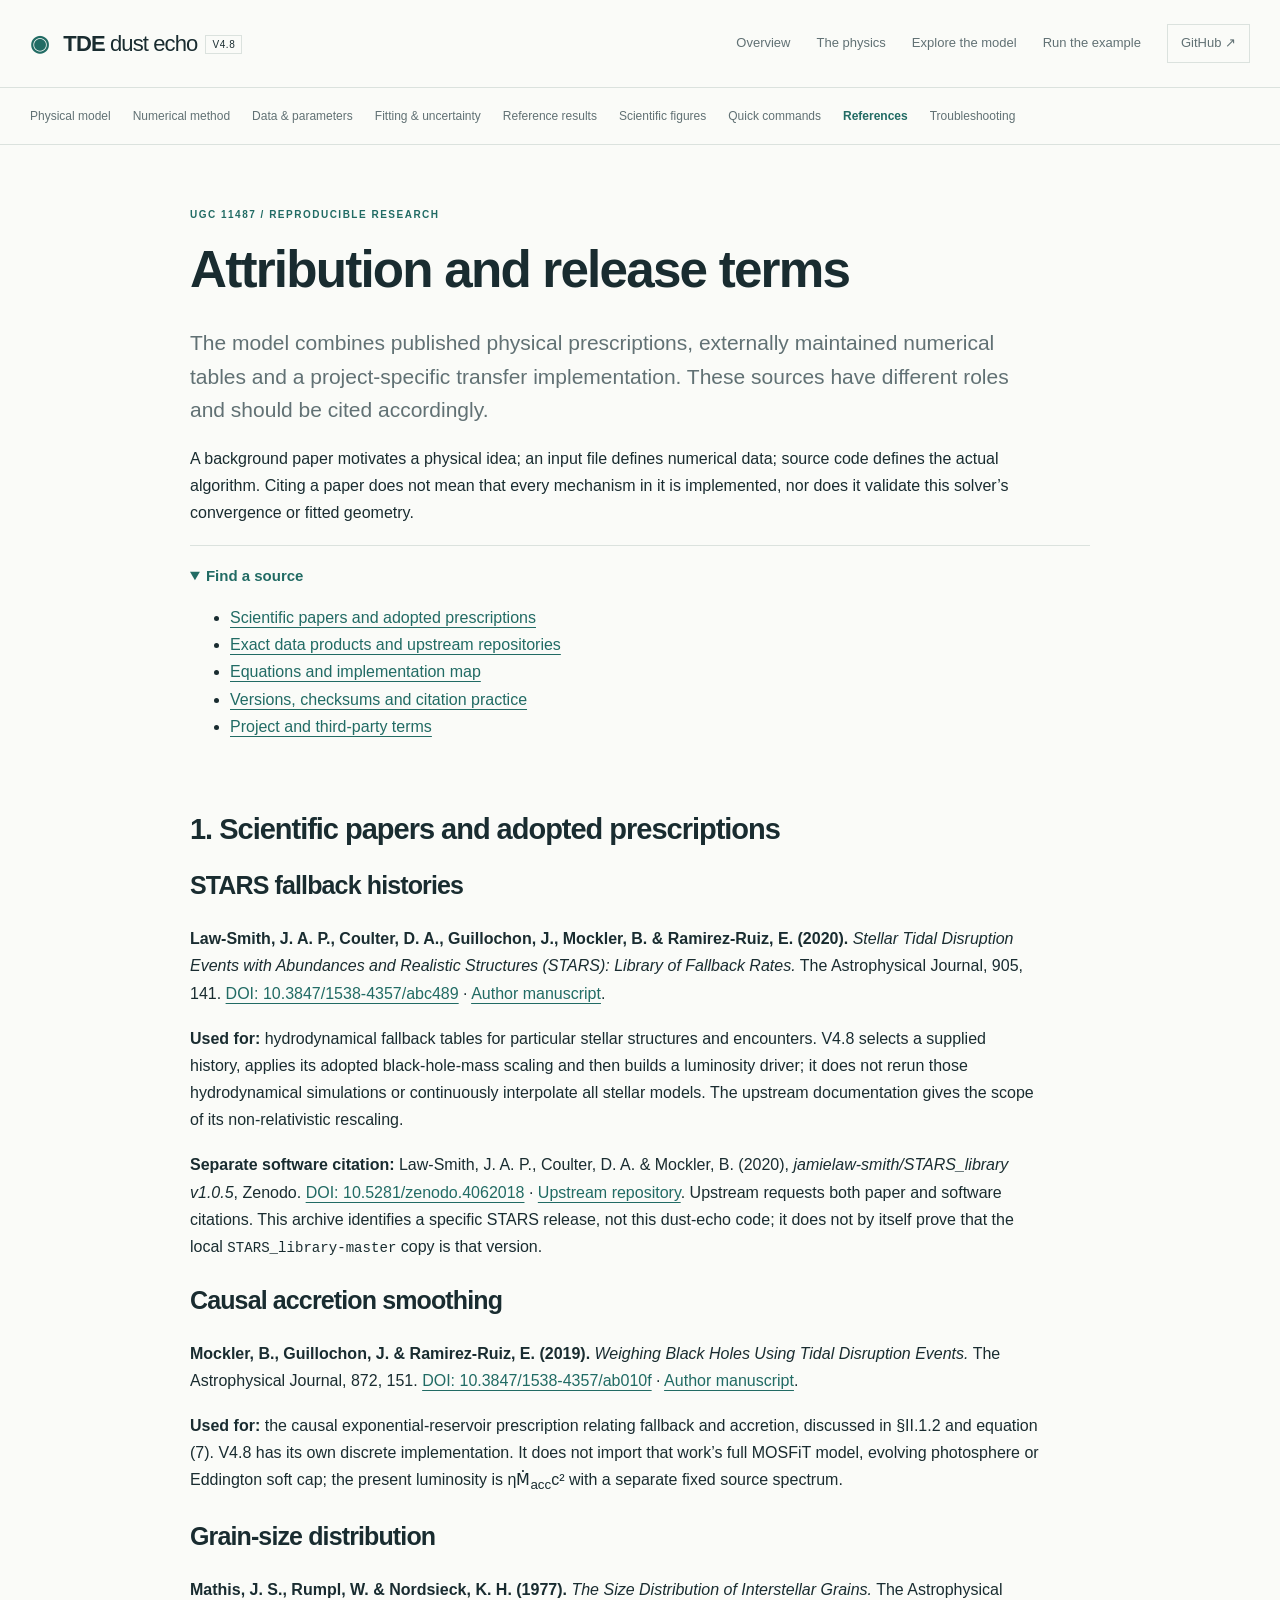
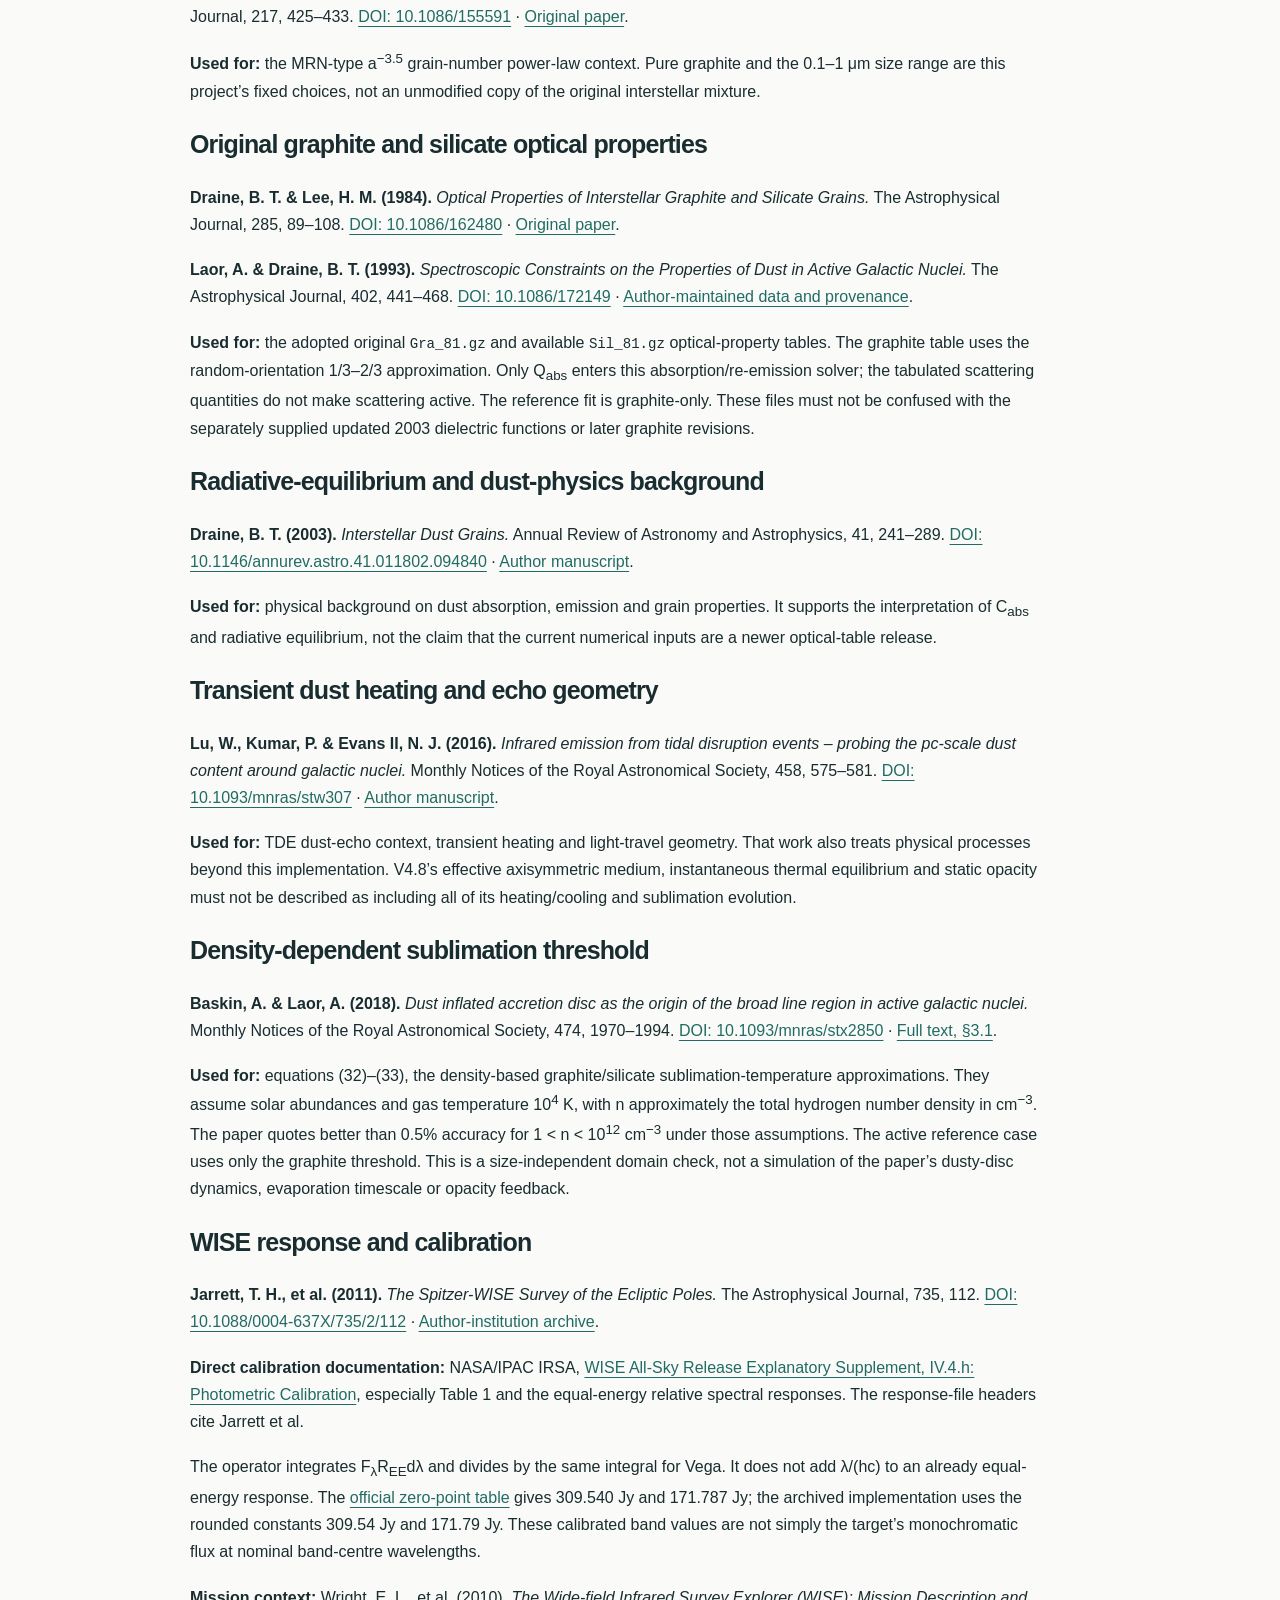
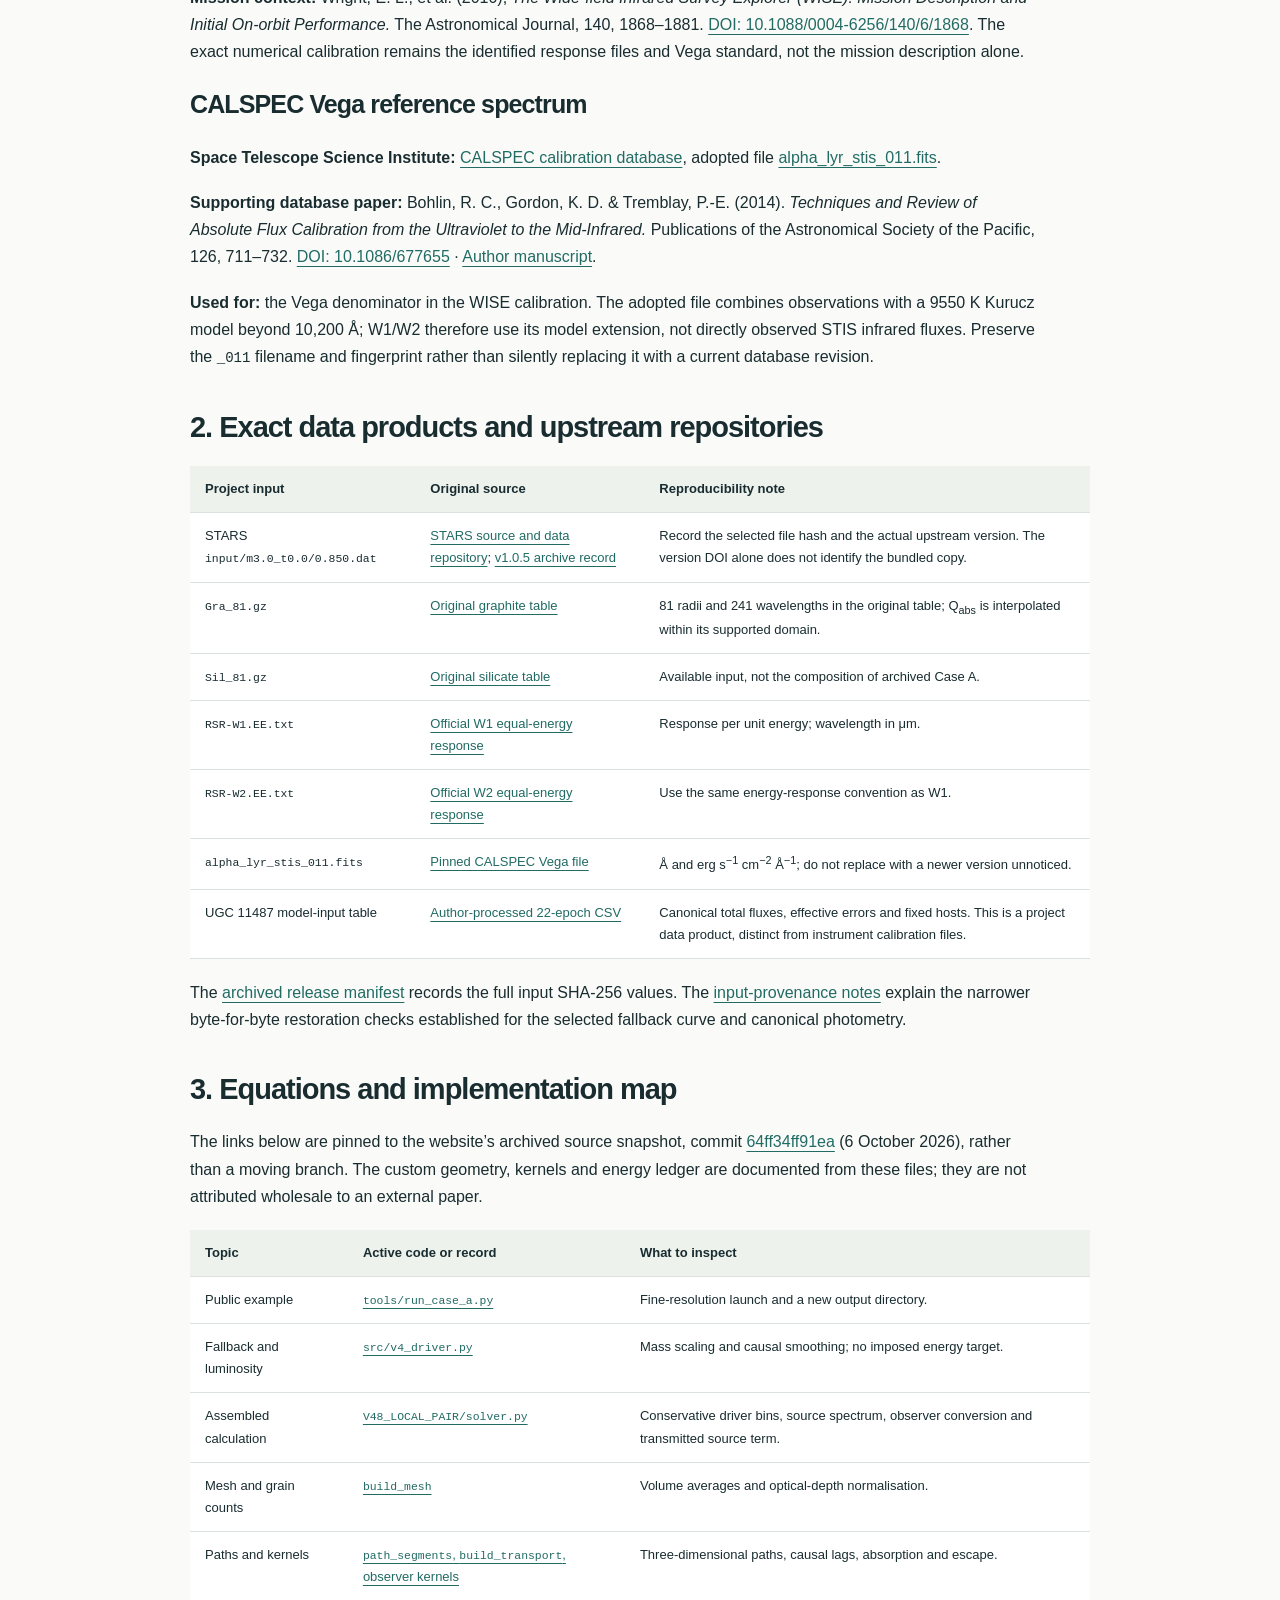
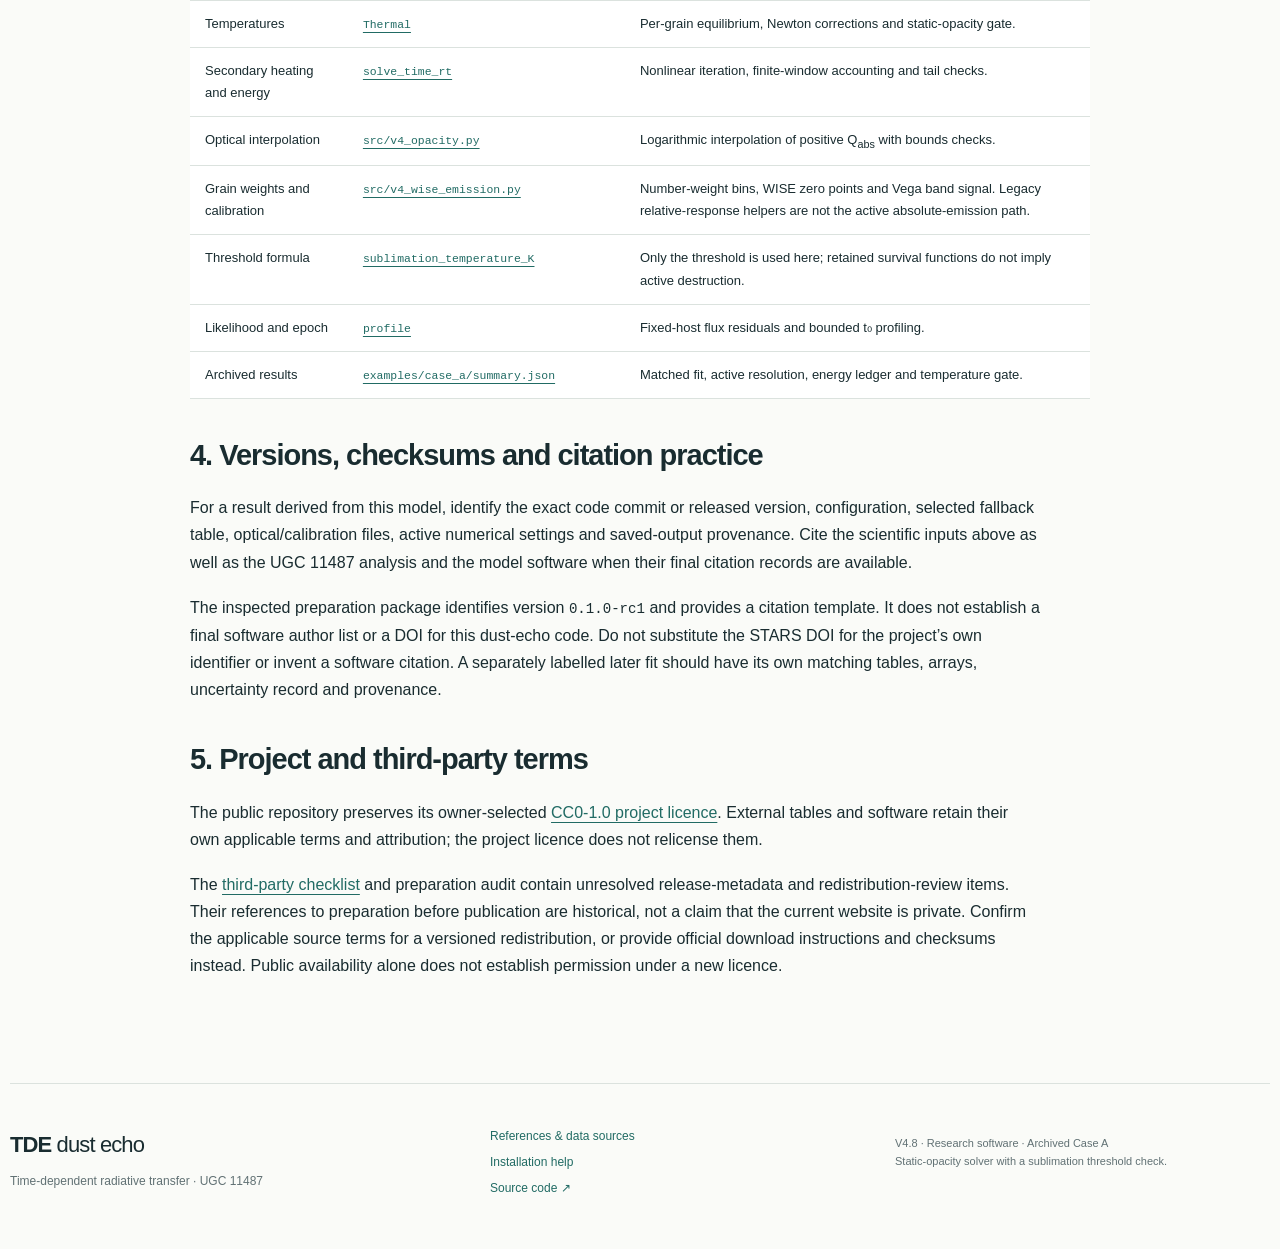
<file: docs/references.html>
<!doctype html><html lang="en"><head><meta charset="utf-8"><meta name="viewport" content="width=device-width,initial-scale=1"><title>Attribution and release terms · UGC dust echo</title><link rel="stylesheet" href="style.css"></head><body><a class="skip" href="#main">Skip to content</a><header class="site-header"><a class="wordmark" href="index.html"><span class="brand-orbit" aria-hidden="true">◉</span> TDE <span>dust echo</span><small>V4.8</small></a><nav aria-label="Main navigation"><a href="index.html">Overview</a><a href="physics.html">The physics</a><a href="explore.html">Explore the model</a><a href="walkthrough.html">Run the example</a><a class="repo-link" href="https://github.com/OlenaKompaniiets/tde-dust-echo">GitHub ↗</a></nav></header><nav class="chapter-nav" aria-label="Documentation chapters"><a href="physics.html">Physical model</a><a href="numerics.html">Numerical method</a><a href="inputs.html">Data & parameters</a><a href="fitting.html">Fitting & uncertainty</a><a href="results.html">Reference results</a><a href="figures.html">Scientific figures</a><a href="quickstart.html">Quick commands</a><a href="references.html" aria-current="page">References</a><a href="publishing.html">Troubleshooting</a></nav><main id="main" class="document reading">
<div class="eyebrow">UGC 11487 / reproducible research</div>
<h1>Attribution and release terms</h1>
<p class="lead">The model combines published physical prescriptions, externally maintained numerical tables and a project-specific transfer implementation. These sources have different roles and should be cited accordingly.</p>
<p>A background paper motivates a physical idea; an input file defines numerical data; source code defines the actual algorithm. Citing a paper does not mean that every mechanism in it is implemented, nor does it validate this solver’s convergence or fitted geometry.</p>
<details open><summary>Find a source</summary><ul><li><a href="#papers">Scientific papers and adopted prescriptions</a></li><li><a href="#input-files">Exact data products and upstream repositories</a></li><li><a href="#implementation">Equations and implementation map</a></li><li><a href="#reproducibility">Versions, checksums and citation practice</a></li><li><a href="#terms">Project and third-party terms</a></li></ul></details>
<h2 id="papers">1. Scientific papers and adopted prescriptions</h2>
<h3 id="stars">STARS fallback histories</h3>
<p><strong>Law-Smith, J. A. P., Coulter, D. A., Guillochon, J., Mockler, B. &amp; Ramirez-Ruiz, E. (2020).</strong> <em>Stellar Tidal Disruption Events with Abundances and Realistic Structures (STARS): Library of Fallback Rates.</em> The Astrophysical Journal, 905, 141. <a href="https://doi.org/10.3847/1538-4357/abc489">DOI: 10.3847/1538-4357/abc489</a> · <a href="https://arxiv.org/abs/2007.10996">Author manuscript</a>.</p>
<p><strong>Used for:</strong> hydrodynamical fallback tables for particular stellar structures and encounters. V4.8 selects a supplied history, applies its adopted black-hole-mass scaling and then builds a luminosity driver; it does not rerun those hydrodynamical simulations or continuously interpolate all stellar models. The upstream documentation gives the scope of its non-relativistic rescaling.</p>
<p><strong>Separate software citation:</strong> Law-Smith, J. A. P., Coulter, D. A. &amp; Mockler, B. (2020), <em>jamielaw-smith/STARS_library v1.0.5</em>, Zenodo. <a href="https://doi.org/10.5281/zenodo.4062018">DOI: 10.5281/zenodo.4062018</a> · <a href="https://github.com/jamielaw-smith/STARS_library">Upstream repository</a>. Upstream requests both paper and software citations. This archive identifies a specific STARS release, not this dust-echo code; it does not by itself prove that the local <code>STARS_library-master</code> copy is that version.</p>
<h3 id="mockler">Causal accretion smoothing</h3>
<p><strong>Mockler, B., Guillochon, J. &amp; Ramirez-Ruiz, E. (2019).</strong> <em>Weighing Black Holes Using Tidal Disruption Events.</em> The Astrophysical Journal, 872, 151. <a href="https://doi.org/10.3847/1538-4357/ab010f">DOI: 10.3847/1538-4357/ab010f</a> · <a href="https://arxiv.org/abs/1801.08221">Author manuscript</a>.</p>
<p><strong>Used for:</strong> the causal exponential-reservoir prescription relating fallback and accretion, discussed in §II.1.2 and equation (7). V4.8 has its own discrete implementation. It does not import that work’s full MOSFiT model, evolving photosphere or Eddington soft cap; the present luminosity is ηṀ<sub>acc</sub>c² with a separate fixed source spectrum.</p>
<h3 id="mrn">Grain-size distribution</h3>
<p><strong>Mathis, J. S., Rumpl, W. &amp; Nordsieck, K. H. (1977).</strong> <em>The Size Distribution of Interstellar Grains.</em> The Astrophysical Journal, 217, 425–433. <a href="https://doi.org/10.1086/155591">DOI: 10.1086/155591</a> · <a href="https://articles.adsabs.harvard.edu/pdf/1977ApJ...217..425M">Original paper</a>.</p>
<p><strong>Used for:</strong> the MRN-type a<sup>−3.5</sup> grain-number power-law context. Pure graphite and the 0.1–1 μm size range are this project’s fixed choices, not an unmodified copy of the original interstellar mixture.</p>
<h3 id="draine-tables">Original graphite and silicate optical properties</h3>
<p><strong>Draine, B. T. &amp; Lee, H. M. (1984).</strong> <em>Optical Properties of Interstellar Graphite and Silicate Grains.</em> The Astrophysical Journal, 285, 89–108. <a href="https://doi.org/10.1086/162480">DOI: 10.1086/162480</a> · <a href="https://adsabs.harvard.edu/pdf/1984apj...285...89d">Original paper</a>.</p>
<p><strong>Laor, A. &amp; Draine, B. T. (1993).</strong> <em>Spectroscopic Constraints on the Properties of Dust in Active Galactic Nuclei.</em> The Astrophysical Journal, 402, 441–468. <a href="https://doi.org/10.1086/172149">DOI: 10.1086/172149</a> · <a href="https://www.astro.princeton.edu/~draine/dust/dust.diel.html">Author-maintained data and provenance</a>.</p>
<p><strong>Used for:</strong> the adopted original <code>Gra_81.gz</code> and available <code>Sil_81.gz</code> optical-property tables. The graphite table uses the random-orientation 1/3–2/3 approximation. Only Q<sub>abs</sub> enters this absorption/re-emission solver; the tabulated scattering quantities do not make scattering active. The reference fit is graphite-only. These files must not be confused with the separately supplied updated 2003 dielectric functions or later graphite revisions.</p>
<h3 id="draine-review">Radiative-equilibrium and dust-physics background</h3>
<p><strong>Draine, B. T. (2003).</strong> <em>Interstellar Dust Grains.</em> Annual Review of Astronomy and Astrophysics, 41, 241–289. <a href="https://doi.org/10.1146/annurev.astro.41.011802.094840">DOI: 10.1146/annurev.astro.41.011802.094840</a> · <a href="https://arxiv.org/abs/astro-ph/0304489">Author manuscript</a>.</p>
<p><strong>Used for:</strong> physical background on dust absorption, emission and grain properties. It supports the interpretation of C<sub>abs</sub> and radiative equilibrium, not the claim that the current numerical inputs are a newer optical-table release.</p>
<h3 id="lu">Transient dust heating and echo geometry</h3>
<p><strong>Lu, W., Kumar, P. &amp; Evans II, N. J. (2016).</strong> <em>Infrared emission from tidal disruption events – probing the pc-scale dust content around galactic nuclei.</em> Monthly Notices of the Royal Astronomical Society, 458, 575–581. <a href="https://doi.org/10.1093/mnras/stw307">DOI: 10.1093/mnras/stw307</a> · <a href="https://arxiv.org/abs/1512.00020">Author manuscript</a>.</p>
<p><strong>Used for:</strong> TDE dust-echo context, transient heating and light-travel geometry. That work also treats physical processes beyond this implementation. V4.8’s effective axisymmetric medium, instantaneous thermal equilibrium and static opacity must not be described as including all of its heating/cooling and sublimation evolution.</p>
<h3 id="baskin">Density-dependent sublimation threshold</h3>
<p><strong>Baskin, A. &amp; Laor, A. (2018).</strong> <em>Dust inflated accretion disc as the origin of the broad line region in active galactic nuclei.</em> Monthly Notices of the Royal Astronomical Society, 474, 1970–1994. <a href="https://doi.org/10.1093/mnras/stx2850">DOI: 10.1093/mnras/stx2850</a> · <a href="https://arxiv.org/html/1711.00025v1#S3.SS1">Full text, §3.1</a>.</p>
<p><strong>Used for:</strong> equations (32)–(33), the density-based graphite/silicate sublimation-temperature approximations. They assume solar abundances and gas temperature 10<sup>4</sup> K, with n approximately the total hydrogen number density in cm<sup>−3</sup>. The paper quotes better than 0.5% accuracy for 1 &lt; n &lt; 10<sup>12</sup> cm<sup>−3</sup> under those assumptions. The active reference case uses only the graphite threshold. This is a size-independent domain check, not a simulation of the paper’s dusty-disc dynamics, evaporation timescale or opacity feedback.</p>
<h3 id="wise">WISE response and calibration</h3>
<p><strong>Jarrett, T. H., et al. (2011).</strong> <em>The Spitzer-WISE Survey of the Ecliptic Poles.</em> The Astrophysical Journal, 735, 112. <a href="https://doi.org/10.1088/0004-637X/735/2/112">DOI: 10.1088/0004-637X/735/2/112</a> · <a href="https://authors.library.caltech.edu/records/772nn-hy784">Author-institution archive</a>.</p>
<p><strong>Direct calibration documentation:</strong> NASA/IPAC IRSA, <a href="https://irsa.ipac.caltech.edu/data/WISE/docs/release/All-Sky/expsup/sec4_4h.html">WISE All-Sky Release Explanatory Supplement, IV.4.h: Photometric Calibration</a>, especially Table 1 and the equal-energy relative spectral responses. The response-file headers cite Jarrett et al.</p>
<p>The operator integrates F<sub>λ</sub>R<sub>EE</sub>dλ and divides by the same integral for Vega. It does not add λ/(hc) to an already equal-energy response. The <a href="https://irsa.ipac.caltech.edu/data/WISE/docs/release/All-Sky/expsup/figures/sec4_4ht1.png">official zero-point table</a> gives 309.540 Jy and 171.787 Jy; the archived implementation uses the rounded constants 309.54 Jy and 171.79 Jy. These calibrated band values are not simply the target’s monochromatic flux at nominal band-centre wavelengths.</p>
<p><strong>Mission context:</strong> Wright, E. L., et al. (2010), <em>The Wide-field Infrared Survey Explorer (WISE): Mission Description and Initial On-orbit Performance.</em> The Astronomical Journal, 140, 1868–1881. <a href="https://doi.org/10.1088/0004-6256/140/6/1868">DOI: 10.1088/0004-6256/140/6/1868</a>. The exact numerical calibration remains the identified response files and Vega standard, not the mission description alone.</p>
<h3 id="calspec">CALSPEC Vega reference spectrum</h3>
<p><strong>Space Telescope Science Institute:</strong> <a href="https://www.stsci.edu/hst/instrumentation/reference-data-for-calibration-and-tools/astronomical-catalogs/calspec">CALSPEC calibration database</a>, adopted file <a href="https://ssb.stsci.edu/cdbs/calspec/alpha_lyr_stis_011.fits">alpha_lyr_stis_011.fits</a>.</p>
<p><strong>Supporting database paper:</strong> Bohlin, R. C., Gordon, K. D. &amp; Tremblay, P.-E. (2014). <em>Techniques and Review of Absolute Flux Calibration from the Ultraviolet to the Mid-Infrared.</em> Publications of the Astronomical Society of the Pacific, 126, 711–732. <a href="https://doi.org/10.1086/677655">DOI: 10.1086/677655</a> · <a href="https://arxiv.org/abs/1406.1707">Author manuscript</a>.</p>
<p><strong>Used for:</strong> the Vega denominator in the WISE calibration. The adopted file combines observations with a 9550 K Kurucz model beyond 10,200 Å; W1/W2 therefore use its model extension, not directly observed STIS infrared fluxes. Preserve the <code>_011</code> filename and fingerprint rather than silently replacing it with a current database revision.</p>
<h2 id="input-files">2. Exact data products and upstream repositories</h2>
<div class="table"><table><thead><tr><th>Project input</th><th>Original source</th><th>Reproducibility note</th></tr></thead><tbody><tr><td>STARS <code>input/m3.0_t0.0/0.850.dat</code></td><td><a href="https://github.com/jamielaw-smith/STARS_library">STARS source and data repository</a>; <a href="https://zenodo.org/records/4062018">v1.0.5 archive record</a></td><td>Record the selected file hash and the actual upstream version. The version DOI alone does not identify the bundled copy.</td></tr><tr><td><code>Gra_81.gz</code></td><td><a href="https://www.astro.princeton.edu/~draine/dust/diel/Gra_81.gz">Original graphite table</a></td><td>81 radii and 241 wavelengths in the original table; Q<sub>abs</sub> is interpolated within its supported domain.</td></tr><tr><td><code>Sil_81.gz</code></td><td><a href="https://www.astro.princeton.edu/~draine/dust/diel/Sil_81.gz">Original silicate table</a></td><td>Available input, not the composition of archived Case A.</td></tr><tr><td><code>RSR-W1.EE.txt</code></td><td><a href="https://irsa.ipac.caltech.edu/data/WISE/docs/release/All-Sky/expsup/figures/RSR-W1.EE.txt">Official W1 equal-energy response</a></td><td>Response per unit energy; wavelength in μm.</td></tr><tr><td><code>RSR-W2.EE.txt</code></td><td><a href="https://irsa.ipac.caltech.edu/data/WISE/docs/release/All-Sky/expsup/figures/RSR-W2.EE.txt">Official W2 equal-energy response</a></td><td>Use the same energy-response convention as W1.</td></tr><tr><td><code>alpha_lyr_stis_011.fits</code></td><td><a href="https://ssb.stsci.edu/cdbs/calspec/alpha_lyr_stis_011.fits">Pinned CALSPEC Vega file</a></td><td>Å and erg s<sup>−1</sup> cm<sup>−2</sup> Å<sup>−1</sup>; do not replace with a newer version unnoticed.</td></tr><tr><td>UGC 11487 model-input table</td><td><a href="assets/UGC11487_WISE_TDE_model_input_22epochs.csv">Author-processed 22-epoch CSV</a></td><td>Canonical total fluxes, effective errors and fixed hosts. This is a project data product, distinct from instrument calibration files.</td></tr></tbody></table></div>
<p>The <a href="https://github.com/OlenaKompaniiets/tde-dust-echo/blob/64ff34ff91eae616a36bae28b242add1f4d1d896/release_manifest.json">archived release manifest</a> records the full input SHA-256 values. The <a href="inputs.html#provenance">input-provenance notes</a> explain the narrower byte-for-byte restoration checks established for the selected fallback curve and canonical photometry.</p>
<h2 id="implementation">3. Equations and implementation map</h2>
<p>The links below are pinned to the website’s archived source snapshot, commit <a href="https://github.com/OlenaKompaniiets/tde-dust-echo/tree/64ff34ff91eae616a36bae28b242add1f4d1d896">64ff34ff91ea</a> (6 October 2026), rather than a moving branch. The custom geometry, kernels and energy ledger are documented from these files; they are not attributed wholesale to an external paper.</p>
<div class="table"><table><thead><tr><th>Topic</th><th>Active code or record</th><th>What to inspect</th></tr></thead><tbody><tr><td>Public example</td><td><a href="https://github.com/OlenaKompaniiets/tde-dust-echo/blob/64ff34ff91eae616a36bae28b242add1f4d1d896/tools/run_case_a.py"><code>tools/run_case_a.py</code></a></td><td>Fine-resolution launch and a new output directory.</td></tr><tr><td>Fallback and luminosity</td><td><a href="https://github.com/OlenaKompaniiets/tde-dust-echo/blob/64ff34ff91eae616a36bae28b242add1f4d1d896/src/v4_driver.py#L170-L272"><code>src/v4_driver.py</code></a></td><td>Mass scaling and causal smoothing; no imposed energy target.</td></tr><tr><td>Assembled calculation</td><td><a href="https://github.com/OlenaKompaniiets/tde-dust-echo/blob/64ff34ff91eae616a36bae28b242add1f4d1d896/V48_LOCAL_PAIR/solver.py#L135-L217"><code>V48_LOCAL_PAIR/solver.py</code></a></td><td>Conservative driver bins, source spectrum, observer conversion and transmitted source term.</td></tr><tr><td>Mesh and grain counts</td><td><a href="https://github.com/OlenaKompaniiets/tde-dust-echo/blob/64ff34ff91eae616a36bae28b242add1f4d1d896/src/v48_angular_rt.py#L41-L68"><code>build_mesh</code></a></td><td>Volume averages and optical-depth normalisation.</td></tr><tr><td>Paths and kernels</td><td><a href="https://github.com/OlenaKompaniiets/tde-dust-echo/blob/64ff34ff91eae616a36bae28b242add1f4d1d896/src/v48_angular_rt.py#L81-L220"><code>path_segments</code>, <code>build_transport</code>, observer kernels</a></td><td>Three-dimensional paths, causal lags, absorption and escape.</td></tr><tr><td>Temperatures</td><td><a href="https://github.com/OlenaKompaniiets/tde-dust-echo/blob/64ff34ff91eae616a36bae28b242add1f4d1d896/src/v48_angular_rt.py#L223-L277"><code>Thermal</code></a></td><td>Per-grain equilibrium, Newton corrections and static-opacity gate.</td></tr><tr><td>Secondary heating and energy</td><td><a href="https://github.com/OlenaKompaniiets/tde-dust-echo/blob/64ff34ff91eae616a36bae28b242add1f4d1d896/src/v48_angular_rt.py#L280-L340"><code>solve_time_rt</code></a></td><td>Nonlinear iteration, finite-window accounting and tail checks.</td></tr><tr><td>Optical interpolation</td><td><a href="https://github.com/OlenaKompaniiets/tde-dust-echo/blob/64ff34ff91eae616a36bae28b242add1f4d1d896/src/v4_opacity.py#L280-L326"><code>src/v4_opacity.py</code></a></td><td>Logarithmic interpolation of positive Q<sub>abs</sub> with bounds checks.</td></tr><tr><td>Grain weights and calibration</td><td><a href="https://github.com/OlenaKompaniiets/tde-dust-echo/blob/64ff34ff91eae616a36bae28b242add1f4d1d896/src/v4_wise_emission.py"><code>src/v4_wise_emission.py</code></a></td><td>Number-weight bins, WISE zero points and Vega band signal. Legacy relative-response helpers are not the active absolute-emission path.</td></tr><tr><td>Threshold formula</td><td><a href="https://github.com/OlenaKompaniiets/tde-dust-echo/blob/64ff34ff91eae616a36bae28b242add1f4d1d896/src/v4_sublimation.py#L55-L127"><code>sublimation_temperature_K</code></a></td><td>Only the threshold is used here; retained survival functions do not imply active destruction.</td></tr><tr><td>Likelihood and epoch</td><td><a href="https://github.com/OlenaKompaniiets/tde-dust-echo/blob/64ff34ff91eae616a36bae28b242add1f4d1d896/V48_LOCAL_PAIR/solver.py#L38-L53"><code>profile</code></a></td><td>Fixed-host flux residuals and bounded t₀ profiling.</td></tr><tr><td>Archived results</td><td><a href="https://github.com/OlenaKompaniiets/tde-dust-echo/blob/64ff34ff91eae616a36bae28b242add1f4d1d896/examples/case_a/summary.json"><code>examples/case_a/summary.json</code></a></td><td>Matched fit, active resolution, energy ledger and temperature gate.</td></tr></tbody></table></div>
<h2 id="reproducibility">4. Versions, checksums and citation practice</h2>
<p>For a result derived from this model, identify the exact code commit or released version, configuration, selected fallback table, optical/calibration files, active numerical settings and saved-output provenance. Cite the scientific inputs above as well as the UGC 11487 analysis and the model software when their final citation records are available.</p>
<p>The inspected preparation package identifies version <code>0.1.0-rc1</code> and provides a citation template. It does not establish a final software author list or a DOI for this dust-echo code. Do not substitute the STARS DOI for the project’s own identifier or invent a software citation. A separately labelled later fit should have its own matching tables, arrays, uncertainty record and provenance.</p>
<h2 id="terms">5. Project and third-party terms</h2>
<p>The public repository preserves its owner-selected <a href="https://github.com/OlenaKompaniiets/tde-dust-echo/blob/64ff34ff91eae616a36bae28b242add1f4d1d896/LICENSE">CC0-1.0 project licence</a>. External tables and software retain their own applicable terms and attribution; the project licence does not relicense them.</p>
<p>The <a href="https://github.com/OlenaKompaniiets/tde-dust-echo/blob/64ff34ff91eae616a36bae28b242add1f4d1d896/THIRD_PARTY.md">third-party checklist</a> and preparation audit contain unresolved release-metadata and redistribution-review items. Their references to preparation before publication are historical, not a claim that the current website is private. Confirm the applicable source terms for a versioned redistribution, or provide official download instructions and checksums instead. Public availability alone does not establish permission under a new licence.</p>
</main><footer class="site-footer"><div><a class="wordmark" href="index.html">TDE <span>dust echo</span></a><p>Time-dependent radiative transfer · UGC 11487</p></div><div><a href="references.html">References &amp; data sources</a><a href="publishing.html">Installation help</a><a href="https://github.com/OlenaKompaniiets/tde-dust-echo">Source code ↗</a></div><p class="fineprint">V4.8 · Research software · Archived Case A<br>Static-opacity solver with a sublimation threshold check.</p></footer><script src="common.js"></script></body></html>
</file>
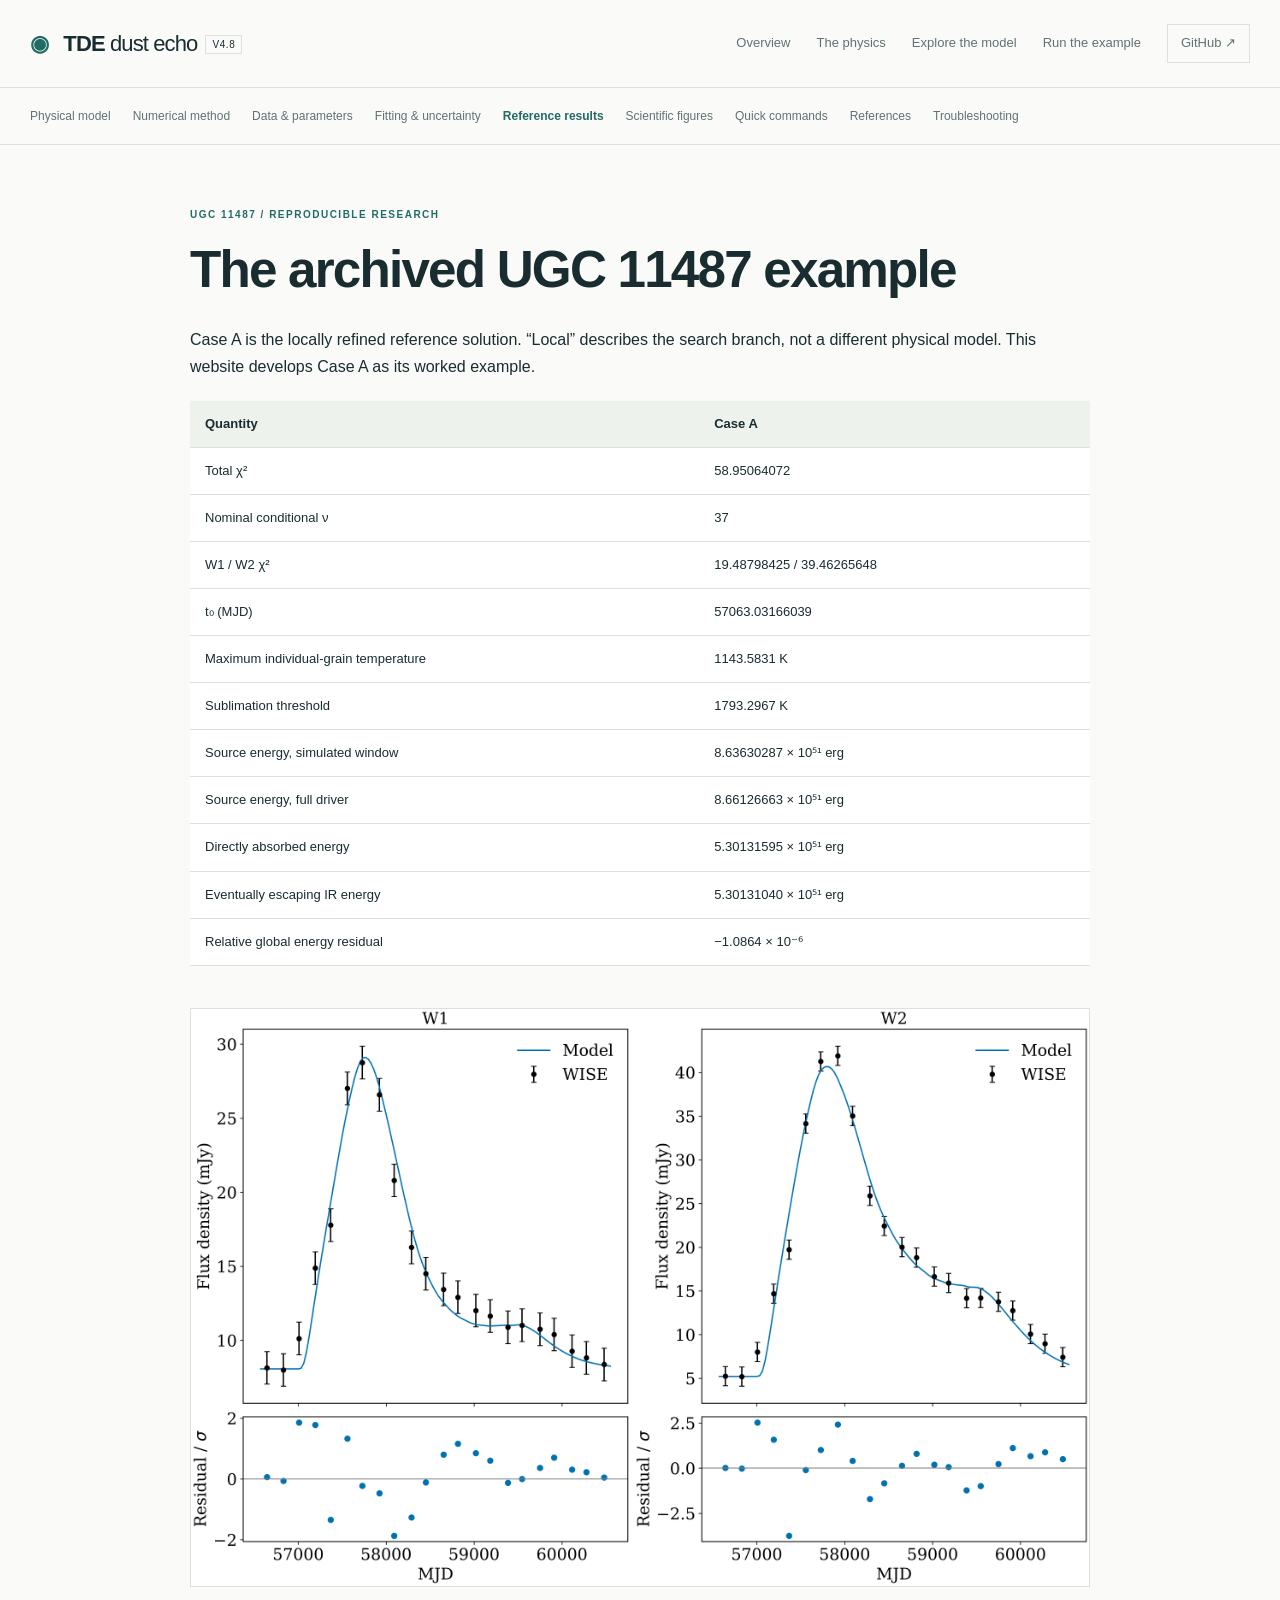
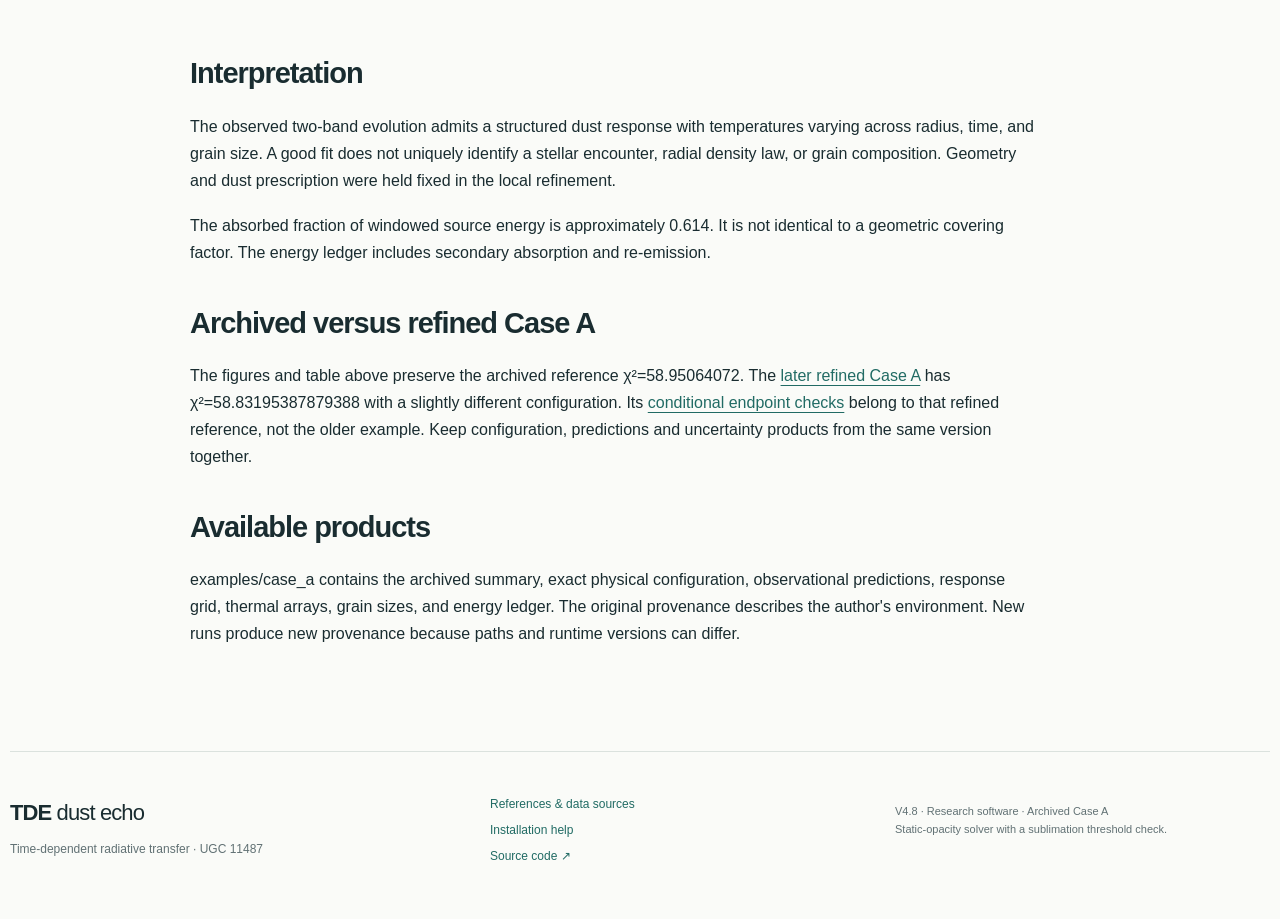
<file: docs/results.html>
<!doctype html><html lang="en"><head><meta charset="utf-8"><meta name="viewport" content="width=device-width,initial-scale=1"><title>The archived UGC 11487 example · UGC dust echo</title><link rel="stylesheet" href="style.css"></head><body><a class="skip" href="#main">Skip to content</a><header class="site-header"><a class="wordmark" href="index.html"><span class="brand-orbit" aria-hidden="true">◉</span> TDE <span>dust echo</span><small>V4.8</small></a><nav aria-label="Main navigation"><a href="index.html">Overview</a><a href="physics.html">The physics</a><a href="explore.html">Explore the model</a><a href="walkthrough.html">Run the example</a><a class="repo-link" href="https://github.com/OlenaKompaniiets/tde-dust-echo">GitHub ↗</a></nav></header><nav class="chapter-nav" aria-label="Documentation chapters"><a href="physics.html">Physical model</a><a href="numerics.html">Numerical method</a><a href="inputs.html">Data & parameters</a><a href="fitting.html">Fitting & uncertainty</a><a href="results.html" aria-current="page">Reference results</a><a href="figures.html">Scientific figures</a><a href="quickstart.html">Quick commands</a><a href="references.html">References</a><a href="publishing.html">Troubleshooting</a></nav><main id="main" class="document reading"><div class="eyebrow">UGC 11487 / reproducible research</div><h1>The archived UGC 11487 example</h1><p>Case A is the locally refined reference solution. “Local” describes the search branch, not a different physical model. This website develops Case A as its worked example.</p><div class="table"><table><thead><tr><th>Quantity</th><th>Case A</th></tr></thead><tbody><tr><td>Total χ²</td><td>58.95064072</td></tr><tr><td>Nominal conditional ν</td><td>37</td></tr><tr><td>W1 / W2 χ²</td><td>19.48798425 / 39.46265648</td></tr><tr><td>t₀ (MJD)</td><td>57063.03166039</td></tr><tr><td>Maximum individual-grain temperature</td><td>1143.5831 K</td></tr><tr><td>Sublimation threshold</td><td>1793.2967 K</td></tr><tr><td>Source energy, simulated window</td><td>8.63630287 × 10⁵¹ erg</td></tr><tr><td>Source energy, full driver</td><td>8.66126663 × 10⁵¹ erg</td></tr><tr><td>Directly absorbed energy</td><td>5.30131595 × 10⁵¹ erg</td></tr><tr><td>Eventually escaping IR energy</td><td>5.30131040 × 10⁵¹ erg</td></tr><tr><td>Relative global energy residual</td><td>−1.0864 × 10⁻⁶</td></tr></tbody></table></div><img src="assets/lightcurves.png" alt="Archived Case A light curves, observational errors and residuals"><h2>Interpretation</h2><p>The observed two-band evolution admits a structured dust response with temperatures varying across radius, time, and grain size. A good fit does not uniquely identify a stellar encounter, radial density law, or grain composition. Geometry and dust prescription were held fixed in the local refinement.</p><p>The absorbed fraction of windowed source energy is approximately 0.614. It is not identical to a geometric covering factor. The energy ledger includes secondary absorption and re-emission.</p><h2>Archived versus refined Case A</h2><p>The figures and table above preserve the archived reference χ²=58.95064072. The <a href="https://github.com/OlenaKompaniiets/tde-dust-echo/tree/main/analysis/v48_refined_2026-10-14/results/case_a/reference">later refined Case A</a> has χ²=58.83195387879388 with a slightly different configuration. Its <a href="https://github.com/OlenaKompaniiets/tde-dust-echo/tree/main/analysis/v48_refined_2026-10-14/results/case_a/endpoints">conditional endpoint checks</a> belong to that refined reference, not the older example. Keep configuration, predictions and uncertainty products from the same version together.</p><h2>Available products</h2><p>examples/case_a contains the archived summary, exact physical configuration, observational predictions, response grid, thermal arrays, grain sizes, and energy ledger. The original provenance describes the author's environment. New runs produce new provenance because paths and runtime versions can differ.</p></main><footer class="site-footer"><div><a class="wordmark" href="index.html">TDE <span>dust echo</span></a><p>Time-dependent radiative transfer · UGC 11487</p></div><div><a href="references.html">References &amp; data sources</a><a href="publishing.html">Installation help</a><a href="https://github.com/OlenaKompaniiets/tde-dust-echo">Source code ↗</a></div><p class="fineprint">V4.8 · Research software · Archived Case A<br>Static-opacity solver with a sublimation threshold check.</p></footer><script src="common.js"></script></body></html>
</file>
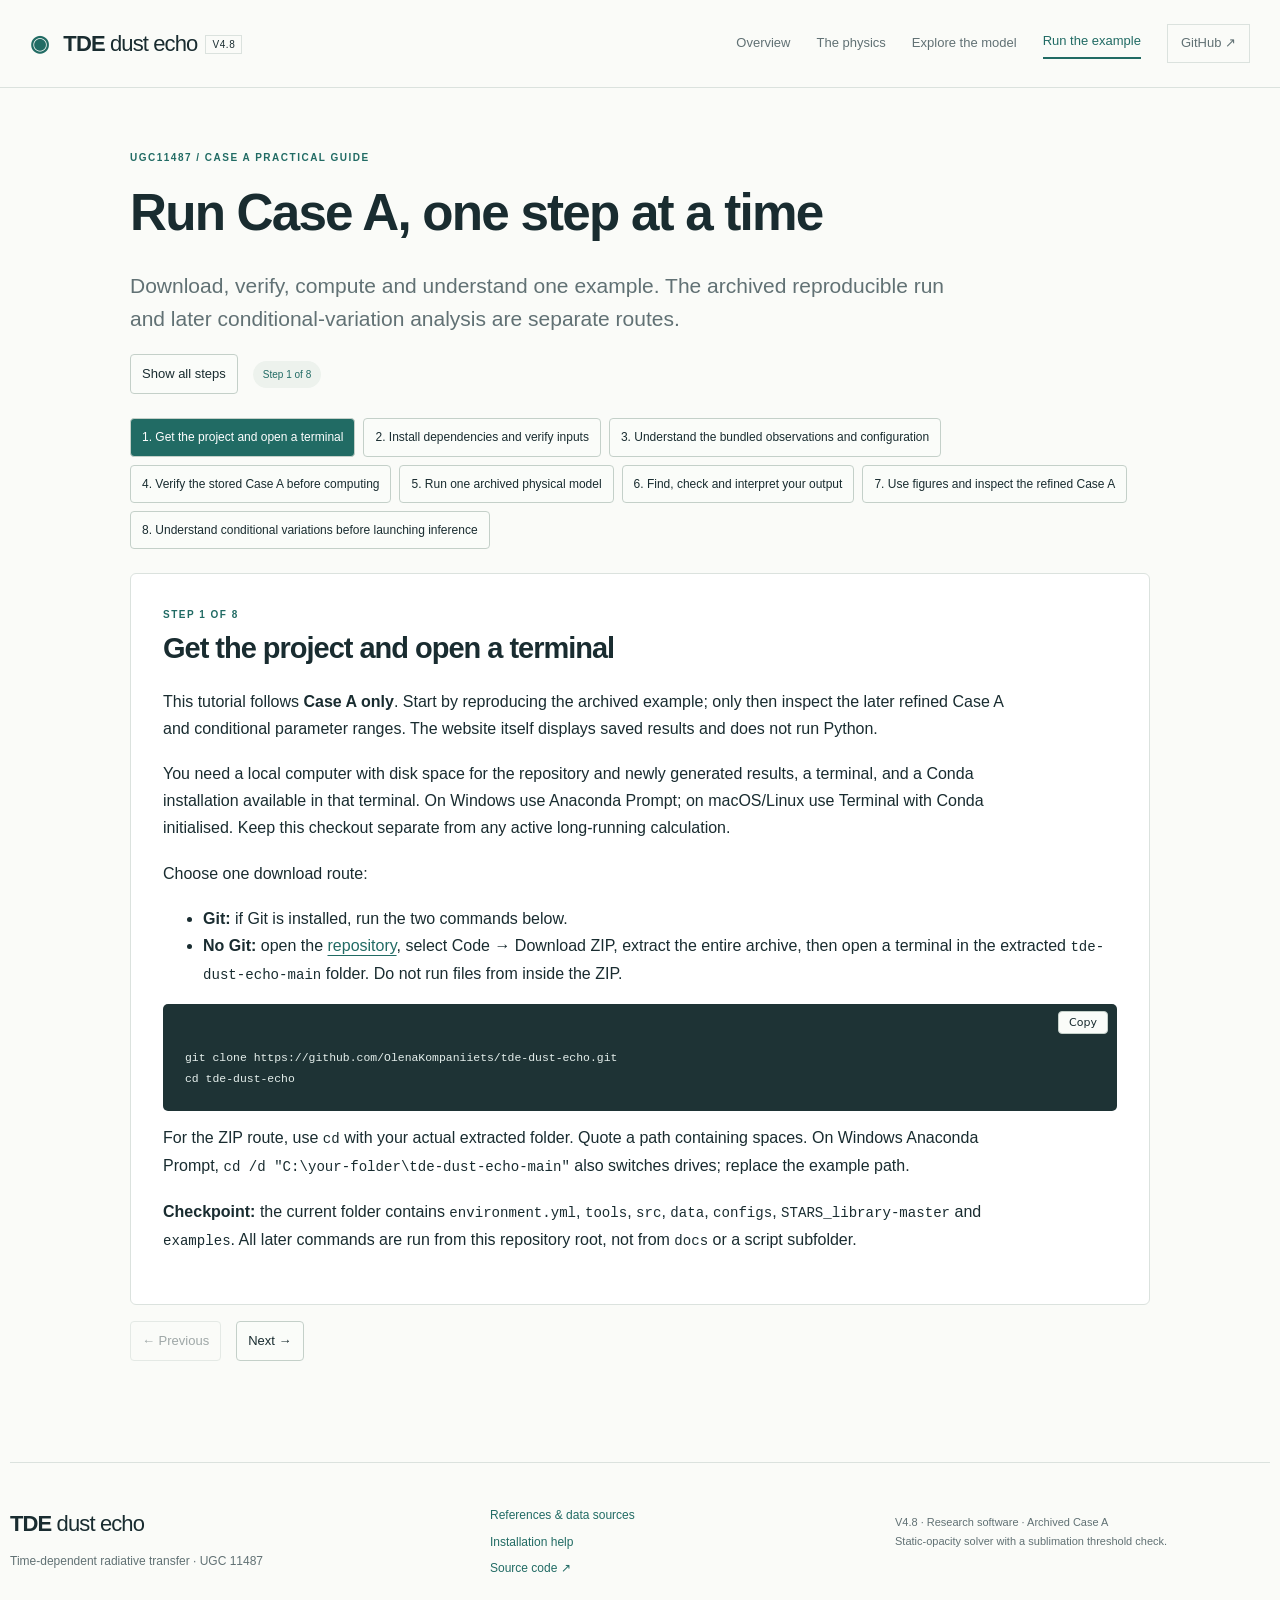
<file: docs/walkthrough.html>
<!doctype html><html lang="en"><head><meta charset="utf-8"><meta name="viewport" content="width=device-width,initial-scale=1"><title>Work through UGC 11487 · UGC dust echo</title><link rel="stylesheet" href="style.css"></head><body><a class="skip" href="#main">Skip to content</a><header class="site-header"><a class="wordmark" href="index.html"><span class="brand-orbit" aria-hidden="true">◉</span> TDE <span>dust echo</span><small>V4.8</small></a><nav aria-label="Main navigation"><a href="index.html">Overview</a><a href="physics.html">The physics</a><a href="explore.html">Explore the model</a><a href="walkthrough.html">Run the example</a><a class="repo-link" href="https://github.com/OlenaKompaniiets/tde-dust-echo">GitHub ↗</a></nav></header><main id="main" class="document"><div class="eyebrow">UGC11487 / Case A practical guide</div><h1>Run Case A, one step at a time</h1><p class="lead">Download, verify, compute and understand one example. The archived reproducible run and later conditional-variation analysis are separate routes.</p><div class="controls"><button id="showAll">Show all steps</button><span id="stepStatus" class="pill"></span></div><nav class="step-nav" aria-label="Workflow steps"><button data-step="0">1. Get the project and open a terminal</button><button data-step="1">2. Install dependencies and verify inputs</button><button data-step="2">3. Understand the bundled observations and configuration</button><button data-step="3">4. Verify the stored Case A before computing</button><button data-step="4">5. Run one archived physical model</button><button data-step="5">6. Find, check and interpret your output</button><button data-step="6">7. Use figures and inspect the refined Case A</button><button data-step="7">8. Understand conditional variations before launching inference</button></nav><section class="guide-step" data-panel="0"><div class="eyebrow">Step 1 of 8</div><h2>Get the project and open a terminal</h2><p>This tutorial follows <strong>Case A only</strong>. Start by reproducing the archived example; only then inspect the later refined Case A and conditional parameter ranges. The website itself displays saved results and does not run Python.</p><p>You need a local computer with disk space for the repository and newly generated results, a terminal, and a Conda installation available in that terminal. On Windows use Anaconda Prompt; on macOS/Linux use Terminal with Conda initialised. Keep this checkout separate from any active long-running calculation.</p><p>Choose one download route:</p><ul><li><strong>Git:</strong> if Git is installed, run the two commands below.</li><li><strong>No Git:</strong> open the <a href="https://github.com/OlenaKompaniiets/tde-dust-echo">repository</a>, select Code → Download ZIP, extract the entire archive, then open a terminal in the extracted <code>tde-dust-echo-main</code> folder. Do not run files from inside the ZIP.</li></ul><pre><code>git clone https://github.com/OlenaKompaniiets/tde-dust-echo.git
cd tde-dust-echo</code></pre><p>For the ZIP route, use <code>cd</code> with your actual extracted folder. Quote a path containing spaces. On Windows Anaconda Prompt, <code>cd /d "C:\your-folder\tde-dust-echo-main"</code> also switches drives; replace the example path.</p><p><strong>Checkpoint:</strong> the current folder contains <code>environment.yml</code>, <code>tools</code>, <code>src</code>, <code>data</code>, <code>configs</code>, <code>STARS_library-master</code> and <code>examples</code>. All later commands are run from this repository root, not from <code>docs</code> or a script subfolder.</p></section><section class="guide-step" data-panel="1"><div class="eyebrow">Step 2 of 8</div><h2>Install dependencies and verify inputs</h2><p>First confirm Conda is available, then create the dedicated environment once:</p><pre><code>conda --version
conda env create -f environment.yml
conda activate ugc-dust
python --version
python tools/check_install.py</code></pre><p>If <code>ugc-dust</code> already exists from this project, activate it; do not repeatedly recreate it. After reopening the terminal, activate it again before running Python. If Conda is not recognised, first install/initialise Conda or reopen the correct Conda-enabled terminal. Do not paste these commands into the Python <code>&gt;&gt;&gt;</code> prompt.</p><p><code>environment.yml</code> requests Python 3.11 and NumPy, SciPy, pandas, Matplotlib and Astropy. It specifies minimum dependency versions, not a frozen environment. The repository's historical <code>VALIDATION_RELEASE.json</code> records a separate Linux/Python 3.12 test; that is not a claim of a new test on your machine.</p><p><strong>Expected:</strong> installed package versions, <code>STARS histories: 141</code>, and <code>PASS</code>. This checker verifies the bundled scientific-input hashes and does not start radiative transfer. If it reports missing packages, check environment activation. For a missing/changed input, restore the original file or investigate the intended change; do not bypass checks or edit reference hashes just to obtain PASS.</p></section><section class="guide-step" data-panel="2"><div class="eyebrow">Step 3 of 8</div><h2>Understand the bundled observations and configuration</h2><p>The inputs are already included. For this example you do not need to obtain new observations, download the STARS library again, or edit a data table.</p><div class="table"><table><tr><th>Path</th><th>Use</th></tr><tr><td>data/UGC11487_WISE_TDE_model_input_22epochs.csv</td><td>22 observed epochs, two fluxes/errors, fixed hosts</td></tr><tr><td>configs/case_a.json</td><td>Archived Case A physical parameters</td></tr><tr><td>STARS_library-master/input/m3.0_t0.0/0.850.dat</td><td>Adopted Case A fallback history</td></tr><tr><td>data/reference/</td><td>Dust optical tables, WISE responses and Vega reference</td></tr><tr><td>examples/case_a/</td><td>Saved reference outputs, readable before a new run</td></tr></table></div><p>In the CSV, <code>mjd</code> is observer time; <code>F_W1_Jy</code>/<code>F_W2_Jy</code> are total measured fluxes. The <code>sigma_..._Jy</code> columns are the effective uncertainties used directly, already including the adopted approximately 1.10 mJy floor. Do not add that floor again. Fixed host columns are in mJy, not Jy: W1 8.0723159840 and W2 5.2154145825. Do not pre-subtract the host from the CSV; the likelihood handles it.</p><p>The configuration specifies graphite grains, compact dust at 0.25–0.50 pc and extended dust at 1–2 pc. Optical depths are dimensionless; viscous time is in days and angles in degrees. Leave the configuration unchanged for reproduction. Active transport resolution is reported under <code>summary.json → numerics</code>; legacy fields in the configuration are not all active grid settings. See <a href="inputs.html">input definitions</a> and <a href="physics.html">physical model</a>.</p></section><section class="guide-step" data-panel="3"><div class="eyebrow">Step 4 of 8</div><h2>Verify the stored Case A before computing</h2><pre><code>python tools/check_saved_case.py</code></pre><p>This quick check reconstructs χ² from the stored observed fluxes, predictions and errors in <code>examples/case_a/epochs.csv</code>. It does not run the RT solver or refit parameters.</p><pre><code>W1  19.4879842481
W2  39.4626564756
PASS chi2 = 58.9506407237 nominal conditional dof = 37</code></pre><p>Printed final digits may differ slightly. An assertion failure or missing file should be investigated before the expensive step. The 37 nominal conditional degrees of freedom are 44 band measurements minus seven continuous fitted quantities, under fixed driver/geometry/grain assumptions. They do not account for the complete model-selection process.</p><p><strong>Version checkpoint:</strong> this beginner reproduction target is the archived Case A with χ²≈58.95064. The later refined Case A has χ²≈58.83195 and a different parameter configuration. Do not compare a run of the old configuration against the refined target.</p></section><section class="guide-step" data-panel="4"><div class="eyebrow">Step 5 of 8</div><h2>Run one archived physical model</h2><p>Only after both checks pass, run:</p><pre><code>python -u tools/run_case_a.py --plots</code></pre><p>The wrapper checks installation, invokes the unchanged solver with <code>--resolution fine</code> and <code>configs/case_a.json</code>, and creates a new timestamped folder such as <code>results/case_a_...</code>. This is one fixed-configuration calculation, not a parameter search, grid or profile-uncertainty run.</p><p>Leave the terminal open. Progress includes transport/thermal calculations and W1/W2 output. Wait for the final <code>Output:</code>, <code>chi2:</code> and <code>Difference from archive:</code> messages and return to the shell prompt. The historical Linux test took about 171 s in the solver; your runtime and memory use can differ substantially. Do not launch another copy merely because a step is quiet.</p><p><code>--plots</code> also creates saved thermal products and corrected thermal figures. If you want to omit that optional plotting step, use <code>python -u tools/run_case_a.py</code>. For this tutorial keep --plots: it also writes epochs.csv required for the next saved-case check. Without plots, inspect summary.json and response.csv; the epoch-table check and thermal-figure step are unavailable.</p><p>If interrupted, retain the partial directory for diagnosis. Repeating this wrapper starts a <em>new</em> timestamped directory; it does not automatically resume that interrupted directory. Do not overwrite or delete provenance to suppress a mismatch.</p></section><section class="guide-step" data-panel="5"><div class="eyebrow">Step 6 of 8</div><h2>Find, check and interpret your output</h2><p>Copy the exact folder printed after <code>Output:</code>. In your file manager, open it under the repository's <code>results</code> directory.</p><div class="table"><table><tr><th>File</th><th>Inspect</th></tr><tr><td>summary.json</td><td>Fit, actual numerics, temperature gate, iterations, energy ledger</td></tr><tr><td>epochs.csv</td><td>Observed/model fluxes and uncertainties at the 22 epochs</td></tr><tr><td>response.csv</td><td>Computed observer-response time grid and W1/W2 fluxes</td></tr><tr><td>summary.json → config / provenance.json</td><td>Exact parameters, source/input fingerprints and environment</td></tr><tr><td>thermal_solution.npz</td><td>Thermal arrays saved with the plotting run</td></tr><tr><td>thermal_publication_v2/</td><td>Corrected publication thermal figures</td></tr></table></div><p>Recheck the newly generated epoch table with the actual folder name (replace the placeholder before running):</p><pre><code>python tools/check_saved_case.py --folder results/PASTE_YOUR_CASE_A_FOLDER</code></pre><p><strong>Inspect together:</strong> total/band χ² and <code>t0_boundary</code>; actual <code>numerics</code>; thermal-iteration residuals; <code>static_opacity_gate_passed</code>; energy balance. Archived reference values are Tmax≈1143.58 K and escaping IR energy≈5.30131×10⁵¹ erg. The historical fresh-environment reproduction gave χ²=58.95133488, about0.00069416 above the archive; investigate materially larger differences before interpreting them.</p><p>A small energy residual tests the numerical energy ledger, not uniqueness of the geometry or resolution-converged parameter intervals. Saved <code>summary.json</code> status text can contain legacy candidate wording; interpret it together with the actual checks, not as a confidence-interval certificate.</p></section><section class="guide-step" data-panel="6"><div class="eyebrow">Step 7 of 8</div><h2>Use figures and inspect the refined Case A</h2><p>The plotting wrapper already calls the thermal-figure tool. To rebuild figures from existing arrays without fitting, use the archived example:</p><pre><code>python tools/plot_thermal.py --folder examples/case_a</code></pre><p>Or replace that folder with your completed plotted result. Use corrected files in <code>thermal_publication_v2</code>; do not use legacy thermal plots for scientific interpretation. The <a href="explore.html">online explorer</a> always displays saved archived Case A, not your newly computed local result.</p><p>The <a href="https://github.com/OlenaKompaniiets/tde-dust-echo/tree/main/analysis/v48_refined_2026-10-14/results/case_a/reference">later refined Case A</a> is a separate saved configuration with χ²=58.83195387879388. Read its config/summary/response/provenance first. The dated supplement does not include every thermal array or a full inference cache.</p><p>Optional, after reproducing the archive: the solver's existing command-line interface can evaluate the refined configuration directly. Use a new, unused output directory:</p><pre><code>python -u V48_LOCAL_PAIR/solver.py --resolution fine --config analysis/v48_refined_2026-10-14/results/case_a/reference/config.json --output results/case_a_refined_01 --plots</code></pre><p>This evaluates a saved refined point; it does not repeat the optimisation that found it. If that output name already exists, choose another. Run the epoch-table check from step6 on that folder and compare against the refined summary, allowing for documented environment differences. The direct solver does not call the corrected-figure helper; for corrected thermal plots subsequently run <code>python tools/plot_thermal.py --folder results/case_a_refined_01</code>. This optional command was checked against the interface; no new RT calculation was performed for this guide.</p></section><section class="guide-step" data-panel="7"><div class="eyebrow">Step 8 of 8</div><h2>Understand conditional variations before launching inference</h2><p><strong>Start with the saved result, not a new grid.</strong> Inspect the <a href="https://github.com/OlenaKompaniiets/tde-dust-echo/tree/main/analysis/v48_refined_2026-10-14/results/case_a/endpoints">twelve direct Case A endpoint configurations</a> and the <a href="fitting.html#uncertainty">method explanation</a>. The six physical parameters each have lower/upper candidates; Δχ² values are 0.957856–1.041510 relative to the refined Case A reference. These are approximate conditional parameter-variation intervals, not calibrated comprehensive 1σ errors.</p><ol><li>Identify the refined Case A reference and the same observations, host values, error model and numerical resolution.</li><li>For a physical parameter of interest, hold it fixed and optimise the other five physical parameters plus t₀ on an approximation to saved RT responses.</li><li>Locate candidate endpoints near Δχ²=1. Check optimisation/extrapolation and lower minima.</li><li>Evaluate the selected configurations with direct RT, reoptimising t₀ but retaining the other physical parameters chosen by the approximation.</li><li>Compare the direct Δχ² to the case's direct reference, and report approximation/resolution/coverage limits explicitly.</li></ol><p><strong>Fresh-download boundary:</strong> the current supplement provides original scripts and selected scientific products, not all training caches, seed/checkpoint state, plans and original layout required to regenerate the entire profile analysis. Therefore there is no honest universal “next command” that finishes the conditional intervals from a clean checkout.</p><p>For a restored original research workspace, the historical sequence was <code>V48_RESPONSE_VALIDATION</code> (response approximation and first direct checks), <code>V48_PROFILE_UPDATE</code> (updated response profiles), then <code>V48_PROFILE_FINAL_CHECK</code> (fixed candidate checks). Before using any runner, restore its original supporting files and sibling modules, check the required Python/NumPy environment and all source/data fingerprints, and confirm that no other coordinator uses the same cache. The source copies in the dated supplement must not simply be launched in place as a complete installed project.</p><p>Only once that workspace has been restored and the original final-check plan is present, its supported preflight command is:</p><pre><code>python -u V48_PROFILE_FINAL_CHECK/run_validation.py --check-only</code></pre><p>After that check succeeds and you deliberately allocate a calculation budget, the historical fixed-plan invocation is:</p><pre><code>python -u V48_PROFILE_FINAL_CHECK/run_validation.py --workers 4 --minutes 60</code></pre><p>These are <strong>conditional original-workspace instructions</strong>, not commands for an untouched fresh repository. The 60 minutes setting is a session budget, not a promised duration; this run checks 13 planned configurations, not full direct nuisance-parameter profiles. Preserve reports and checkpoints. Do not relax a failed runtime/fingerprint guard.</p><p>Do not automatically start the broad staged grid after the tutorial: it can schedule thousands of evaluations. Existing code has caching and parallel workers, but the safe worker count depends on available RAM and CPU. Benchmark one model first. A cluster may increase throughput; optimisation, profiling and careful reuse may also help. Neither proves interval coverage or removes model assumptions. Future improvements are possibilities, not promised implemented features.</p></section><div class="controls"><button id="previous">← Previous</button><button id="next">Next →</button></div></main><footer class="site-footer"><div><a class="wordmark" href="index.html">TDE <span>dust echo</span></a><p>Time-dependent radiative transfer · UGC 11487</p></div><div><a href="references.html">References &amp; data sources</a><a href="publishing.html">Installation help</a><a href="https://github.com/OlenaKompaniiets/tde-dust-echo">Source code ↗</a></div><p class="fineprint">V4.8 · Research software · Archived Case A<br>Static-opacity solver with a sublimation threshold check.</p></footer><script src="guide.js"></script><script src="common.js"></script></body></html>
</file>
<file: docs/style.css>
:root{--ink:#192c30;--muted:#617174;--teal:#216b64;--line:#dbe2de;--paper:#fafbf8;--wash:#edf2ed;--amber:#b8793c}*{box-sizing:border-box}html{scroll-behavior:smooth;scroll-padding-top:100px}body{margin:0;background:var(--paper);color:var(--ink);font:16px/1.7 -apple-system,BlinkMacSystemFont,"Segoe UI",sans-serif}a{color:var(--teal);text-decoration-thickness:1px;text-underline-offset:4px}a:hover{color:#123f3b}button,a,input,select,summary{outline-offset:4px}:focus-visible{outline:3px solid #be8c48}button,select{font:inherit}h1,h2,h3{letter-spacing:-.035em;line-height:1.15;font-weight:560}h1{font-size:clamp(38px,4vw,62px);margin:18px 0 26px}h2{font-size:clamp(28px,2.8vw,40px);margin:14px 0 22px}h3{font-size:25px}p{margin:0 0 18px}button{cursor:pointer}button:disabled{opacity:.4;cursor:default}[hidden]{display:none!important}.skip{position:fixed;top:-100px;z-index:100;padding:12px;background:white}.skip:focus{top:0}.site-header{min-height:88px;padding:20px max(30px,calc((100vw - 1320px)/2));display:flex;align-items:center;justify-content:space-between;gap:28px;border-bottom:1px solid var(--line);background:rgba(250,251,248,.97);position:sticky;top:0;z-index:10}.wordmark{font-size:22px;letter-spacing:-.04em;font-weight:720;color:var(--ink);text-decoration:none;white-space:nowrap}.wordmark>span:not(.brand-orbit){font-weight:400}.wordmark small{font-size:10px;font-weight:500;letter-spacing:.06em;border:1px solid var(--line);padding:3px 6px;margin-left:8px;vertical-align:middle}.brand-orbit{color:var(--teal);margin-right:10px}.site-header nav{display:flex;align-items:center;gap:26px}.site-header nav a{font-size:13px;color:var(--muted);text-decoration:none;white-space:nowrap}.site-header nav a:hover,.site-header nav a.active{color:var(--teal)}.site-header nav a.active{box-shadow:0 2px var(--teal);padding-bottom:5px}.repo-link{padding:7px 13px!important;border:1px solid var(--line)}main{max-width:1320px;margin:auto;padding:0 30px}.eyebrow,.section-index{font-size:10px;letter-spacing:.15em;font-weight:700;text-transform:uppercase;color:var(--teal)}.status-dot{display:inline-block;width:7px;height:7px;border-radius:50%;background:var(--teal);margin-right:8px}.hero{display:grid;grid-template-columns:.88fr 1.12fr;gap:54px;padding:60px 0 70px;align-items:start}.hero-copy{padding:28px 0 0}.hero h1{font-size:clamp(44px,4.5vw,67px);line-height:1.08;letter-spacing:-.055em}.hero h1 em{font-family:Georgia,serif;font-weight:400;color:var(--teal)}.lead{font-size:21px;line-height:1.6;max-width:760px}.hero-description{font-size:15px;color:var(--muted);max-width:410px}.actions{display:flex;gap:12px;flex-wrap:wrap;margin:28px 0 36px}.button{padding:12px 17px;font-size:13px;font-weight:600;text-decoration:none;border:1px solid var(--line);border-radius:3px}.primary{background:var(--teal);color:white}.primary:hover{background:#174e48;color:white}.secondary{color:var(--ink)}.hero-note{border-top:1px solid var(--line);padding-top:25px;max-width:400px}.hero-note>span{display:block;font-size:9px;letter-spacing:.16em;color:var(--muted);margin-bottom:7px}.hero-note strong{font-size:14px}.hero-note p{font-size:13px;color:var(--muted);margin-top:6px}.hero-visual{background:white;border:1px solid var(--line);border-radius:8px;box-shadow:0 16px 44px #22392c08;overflow:hidden}.visual-kicker{padding:14px 20px;border-bottom:1px solid var(--line);font-size:9px;letter-spacing:.14em;color:var(--teal);display:flex;justify-content:space-between}.visual-kicker span{color:var(--muted)}.hero .interactive{border:0;margin:0;padding:22px;background:transparent}.hero .section-top h2{font-size:24px}.hero .pill{display:none}.hero .controls{gap:9px;font-size:11px;margin:10px 0}.hero select{max-width:210px}.hero .readout,.hero details p,.hero .interactive>p{font-size:11px;line-height:1.6}.hero .interactive>p{margin:10px 0}.hero details{padding:9px 0;font-size:12px}.hero details summary{font-size:12px}.hero .slider-label input{width:160px}.hero canvas{max-height:none}.intro-strip,.model-scope{display:grid;grid-template-columns:1fr 1.15fr;gap:80px;border-top:1px solid var(--line);padding:58px 0}.intro-strip p,.model-scope p{color:var(--muted);font-size:16px}.intro-strip h2{max-width:380px}.journey,.results-section,.learn-section,.doc-directory{padding:54px 0;border-top:1px solid var(--line)}.section-heading{display:flex;justify-content:space-between;align-items:end;gap:32px}.section-heading>a{font-size:13px;white-space:nowrap;margin-bottom:25px}.section-description{color:var(--muted);max-width:760px}.process-tabs{display:grid;grid-template-columns:repeat(5,1fr);margin-top:28px;border:1px solid var(--line);border-radius:5px 5px 0 0;overflow:hidden}.process-tabs button{border:0;border-right:1px solid var(--line);background:transparent;text-align:left;padding:18px;color:var(--muted);font-size:14px}.process-tabs button:last-child{border-right:0}.process-tabs span{display:block;font-size:10px;letter-spacing:.1em;margin-bottom:5px}.process-tabs [aria-selected=true]{background:var(--teal);color:white}.process-panel{display:grid;grid-template-columns:1fr 1fr;gap:50px;background:white;border:1px solid var(--line);border-top:0;padding:36px;min-height:270px}.process-panel h3{margin:0 0 18px}.process-panel p{font-size:14px;color:var(--muted)}.process-panel a,.process-panel code{font-size:12px}.process-panel .equation{background:var(--wash);border:0;margin-bottom:18px;font-size:20px}.metrics{display:grid;grid-template-columns:repeat(3,1fr);margin:30px 0;border-block:1px solid var(--line);padding:24px 0}.metrics>div{padding:0 28px;border-right:1px solid var(--line)}.metrics>div:first-child{padding-left:0}.metrics>div:last-child{border:0}.metrics span{font-size:9px;letter-spacing:.1em;color:var(--muted)}.metrics strong{display:block;font-weight:450;font-size:39px;line-height:1.4;letter-spacing:-.03em}.metrics small{font-size:18px}.metrics p{font-size:12px;color:var(--muted);margin:0}.caption{font-size:12px;color:var(--muted)}.route-cards{display:grid;grid-template-columns:repeat(3,1fr);gap:22px;margin:18px 0 0}.route-cards>a{display:flex;flex-direction:column;padding:28px;background:white;border:1px solid var(--line);border-radius:5px;text-decoration:none;color:var(--ink);transition:transform .2s,border-color .2s}.route-cards>a:hover{transform:translateY(-4px);border-color:var(--teal)}.route-number{font-size:12px;color:var(--amber);font-family:monospace}.route-cards h3{font-size:25px;margin:24px 0 15px}.route-cards p{font-size:14px;color:var(--muted)}.route-link{font-size:12px;font-weight:600;color:var(--teal);margin-top:auto;padding-top:20px}.doc-directory>div{display:grid;grid-template-columns:repeat(3,1fr);gap:0 30px}.doc-directory a{padding:16px 0;border-bottom:1px solid var(--line);text-decoration:none;display:flex;justify-content:space-between;font-size:14px}.document{max-width:1080px;padding:55px 30px 75px}.reading{max-width:960px}.document>.eyebrow{margin-top:6px}.document h2{font-size:29px;margin-top:40px}.document .lead{color:var(--muted)}.document p{max-width:850px}.chapter-nav{max-width:1320px;margin:auto;padding:18px 30px;display:flex;flex-wrap:wrap;gap:8px 22px;border-bottom:1px solid var(--line)}.chapter-nav a{font-size:12px;text-decoration:none;color:var(--muted)}.chapter-nav a[aria-current]{color:var(--teal);font-weight:700}.callout{background:var(--wash);border-left:3px solid var(--teal);padding:20px 24px;margin:25px 0;font-size:14px}.cards{display:grid;grid-template-columns:repeat(3,1fr);gap:18px;margin:28px 0}.cards a{background:white;border:1px solid var(--line);padding:22px;border-radius:4px;text-decoration:none;font-size:14px}.cards strong{display:block;font-size:18px;color:var(--ink);margin-bottom:8px}img{max-width:100%;height:auto;margin:22px 0;background:white;border:1px solid var(--line)}.equation{background:var(--wash);border-left:3px solid var(--teal);padding:20px;font-family:Georgia,serif;font-size:21px;overflow:auto}pre{position:relative;background:#1e3335;color:#e5efec;padding:44px 22px 22px;border-radius:5px;overflow:auto;line-height:1.6;font-size:13px}code{font-size:.88em}table{border-collapse:collapse;width:100%;font-size:13px;background:white}th,td{text-align:left;vertical-align:top;padding:12px 15px;border-bottom:1px solid var(--line)}th{background:var(--wash)}.table{overflow:auto;margin:20px 0}caption{text-align:left;padding:10px;font-size:12px}.interactive{background:white;border:1px solid var(--line);border-radius:7px;padding:28px;margin:28px 0}.section-top{display:flex;justify-content:space-between;align-items:center;gap:12px;flex-wrap:wrap}.section-top h2{margin:0 0 15px;font-size:27px}.pill{font-size:10px;background:var(--wash);color:var(--teal);padding:5px 10px;border-radius:20px}.controls{display:flex;flex-wrap:wrap;align-items:center;gap:15px;margin:16px 0;font-size:13px}button,select{border:1px solid #c4d0c9;border-radius:4px;padding:8px 11px;background:#fafcf9;color:var(--ink)}button:hover{background:var(--wash)}input[type=checkbox],input[type=range]{accent-color:var(--teal)}input[type=range]{width:220px;max-width:100%}.slider-label{display:flex;align-items:center;gap:12px}.legend{display:flex;gap:15px;flex-wrap:wrap;font-size:11px}.w1{color:#1677a5;font-weight:700}.w2{color:#bd5729;font-weight:700}canvas{display:block;width:100%;background:white}.readout{font-size:12px;background:#f1f5f1;padding:12px;border-radius:3px;min-height:50px;font-variant-numeric:tabular-nums}.tempbar{height:9px;background:linear-gradient(to right,#c9e1ef,#74add1,#6855a2,#be4776,#ee853c,#f5c24b,#fff1a8);border-radius:3px}.scale{display:flex;justify-content:space-between;font-size:10px;margin-top:4px}details{border-top:1px solid var(--line);padding:17px 0}summary{cursor:pointer;font-weight:600;color:var(--teal);font-size:15px}details p{font-size:14px;margin-top:16px}details .equation{margin-top:20px}.step-nav{display:flex;gap:8px;flex-wrap:wrap;margin:24px 0}.step-nav button{font-size:12px}.step-nav .selected{background:var(--teal);color:white}.guide-step{background:white;border:1px solid var(--line);padding:32px;border-radius:6px}.guide-step h2{margin-top:9px}.copy{position:absolute;right:9px;top:7px;font:11px system-ui;padding:4px 10px}.site-footer{max-width:1260px;margin:10px auto 0;padding:42px 0;display:grid;grid-template-columns:1.2fr 1fr 1fr;gap:30px;border-top:1px solid var(--line)}.site-footer p{font-size:12px;color:var(--muted);margin-top:8px}.site-footer>div:nth-child(2){display:flex;flex-direction:column;gap:6px}.site-footer a:not(.wordmark){font-size:12px;text-decoration:none}.site-footer .fineprint{font-size:11px}.noscript{padding:20px;background:var(--wash)}
@media(min-width:1600px){.hero{gap:80px}}@media(max-width:1100px){.site-header{padding:18px 25px}.site-header nav{gap:15px}.hero{gap:28px}.hero h1{font-size:48px}.hero .controls{font-size:11px}.site-footer{margin-inline:30px}}@media(max-width:850px){.site-header{position:static;flex-direction:column;align-items:flex-start;gap:12px}.site-header nav{flex-wrap:wrap;gap:12px 22px}.hero{grid-template-columns:1fr;padding-top:25px}.hero-copy{padding-top:0}.hero h1{font-size:56px}.hero-description,.hero-note{max-width:650px}.hero-visual{max-width:700px;width:100%}.intro-strip,.model-scope{gap:30px}.section-heading{display:block}.section-heading>a{display:inline-block;margin:0 0 20px}.process-panel{gap:25px;padding:25px}.route-cards{gap:12px}.route-cards>a{padding:20px}.route-cards h3{font-size:21px}.site-footer{grid-template-columns:1fr 1fr}.metrics strong{font-size:30px}}@media(max-width:600px){main{padding:0 18px}.site-header{padding:18px}.site-header nav a{font-size:12px}.hero{padding-bottom:35px}.hero h1{font-size:46px}.lead{font-size:19px}.hero .interactive{padding:14px}.hero .controls select{max-width:195px}.hero .slider-label input{width:120px}.visual-kicker{font-size:8px;padding:12px}.intro-strip,.model-scope,.process-panel{grid-template-columns:1fr;gap:12px}.intro-strip,.journey,.results-section,.learn-section,.model-scope,.doc-directory{padding:35px 0}.process-tabs{grid-template-columns:repeat(5,1fr)}.process-tabs button{font-size:10px;padding:10px 5px}.process-tabs span{font-size:9px}.process-panel{padding:20px}.metrics{grid-template-columns:1fr;padding:0}.metrics>div,.metrics>div:first-child{border:0;border-bottom:1px solid var(--line);padding:16px 0}.metrics strong{font-size:34px}.route-cards,.cards,.doc-directory>div{grid-template-columns:1fr}.site-footer{grid-template-columns:1fr;margin-inline:18px;gap:18px}.document{padding:30px 18px 50px}.chapter-nav{padding:15px 18px}.interactive,.guide-step{padding:16px}.controls{gap:10px}.slider-label{flex-wrap:wrap}.hero .slider-label{flex-wrap:nowrap}.section-top h2{font-size:24px}.section-description{font-size:14px}.doc-directory a{font-size:14px}}@media(prefers-reduced-motion:reduce){html{scroll-behavior:auto}*{transition:none!important}}@media print{.site-header,.chapter-nav,.site-footer,.controls,.step-nav,.copy,.process-tabs,.actions{display:none}.document,main{max-width:none;padding:0}.guide-step[hidden],.process-panel[hidden]{display:block!important}.hero,.intro-strip,.model-scope{display:block}body{background:white}pre{white-space:pre-wrap}img{break-inside:avoid}.hero-visual{box-shadow:none}}
</file>
